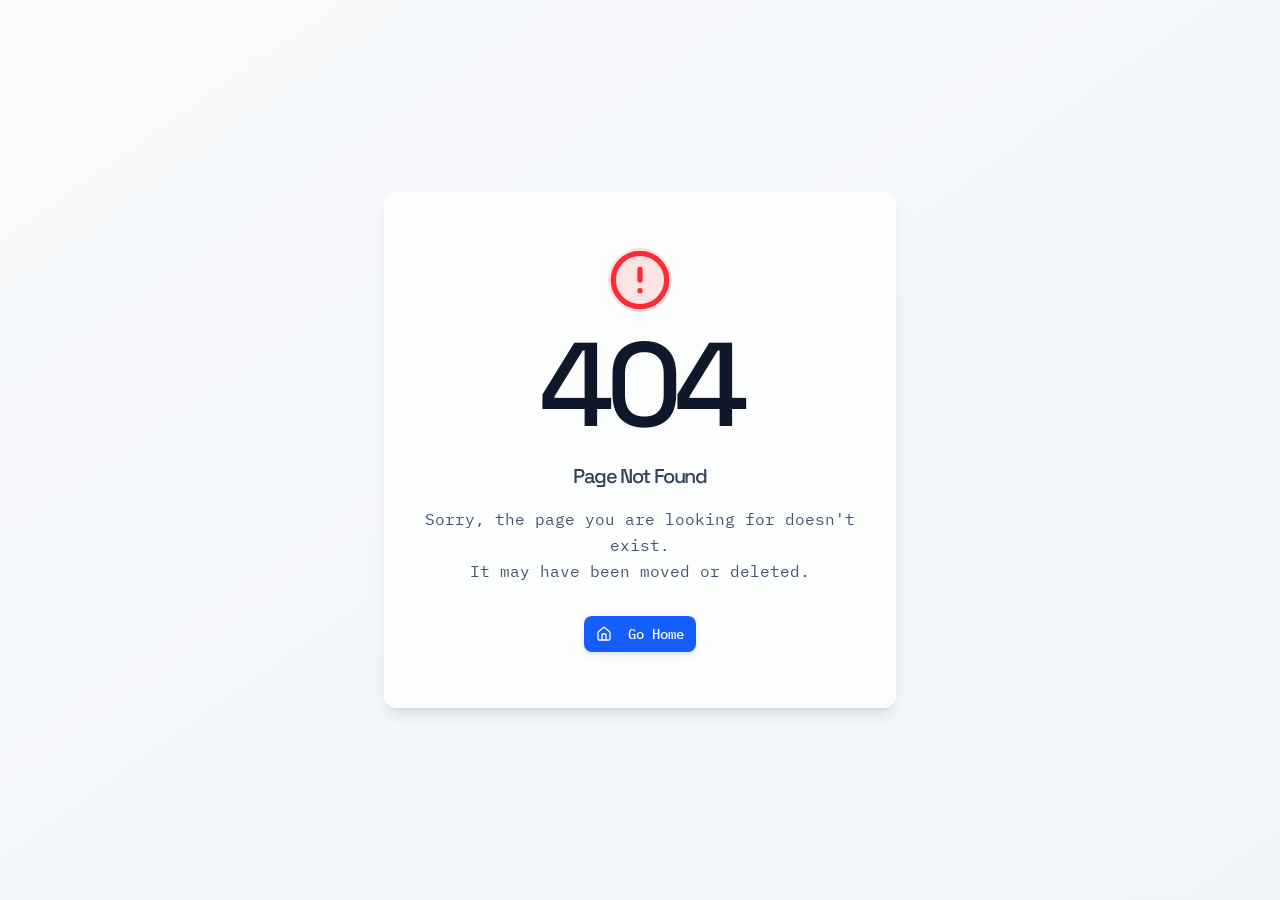
<file: index.html>
<!doctype html>
<html lang="en">
  <head>
    <meta charset="UTF-8" />
    <meta name="viewport" content="width=device-width, initial-scale=1" />
    <meta name="theme-color" content="#0b0f14" />
    <meta name="description" content="Faees Mohammed, CMA-USA — finance, audit and procurement, and the reporting tools that go with it." />
    <link rel="icon" type="image/svg+xml" href="./favicon.svg" />
    <link rel="preconnect" href="https://fonts.googleapis.com" />
    <link rel="preconnect" href="https://fonts.gstatic.com" crossorigin />
    <link href="https://fonts.googleapis.com/css2?family=IBM+Plex+Mono:wght@400;500;600&family=Space+Grotesk:wght@400;500;600&display=swap" rel="stylesheet" />
    <title>Faees Mohammed — Finance, Audit & Procurement</title>
    <script type="module" crossorigin src="./assets/index-CnBT8ZgQ.js"></script>
    <link rel="stylesheet" crossorigin href="./assets/index-8RwhA3Bo.css">
  </head>
  <body>
    <div id="root"></div>
  </body>
</html>
</file>
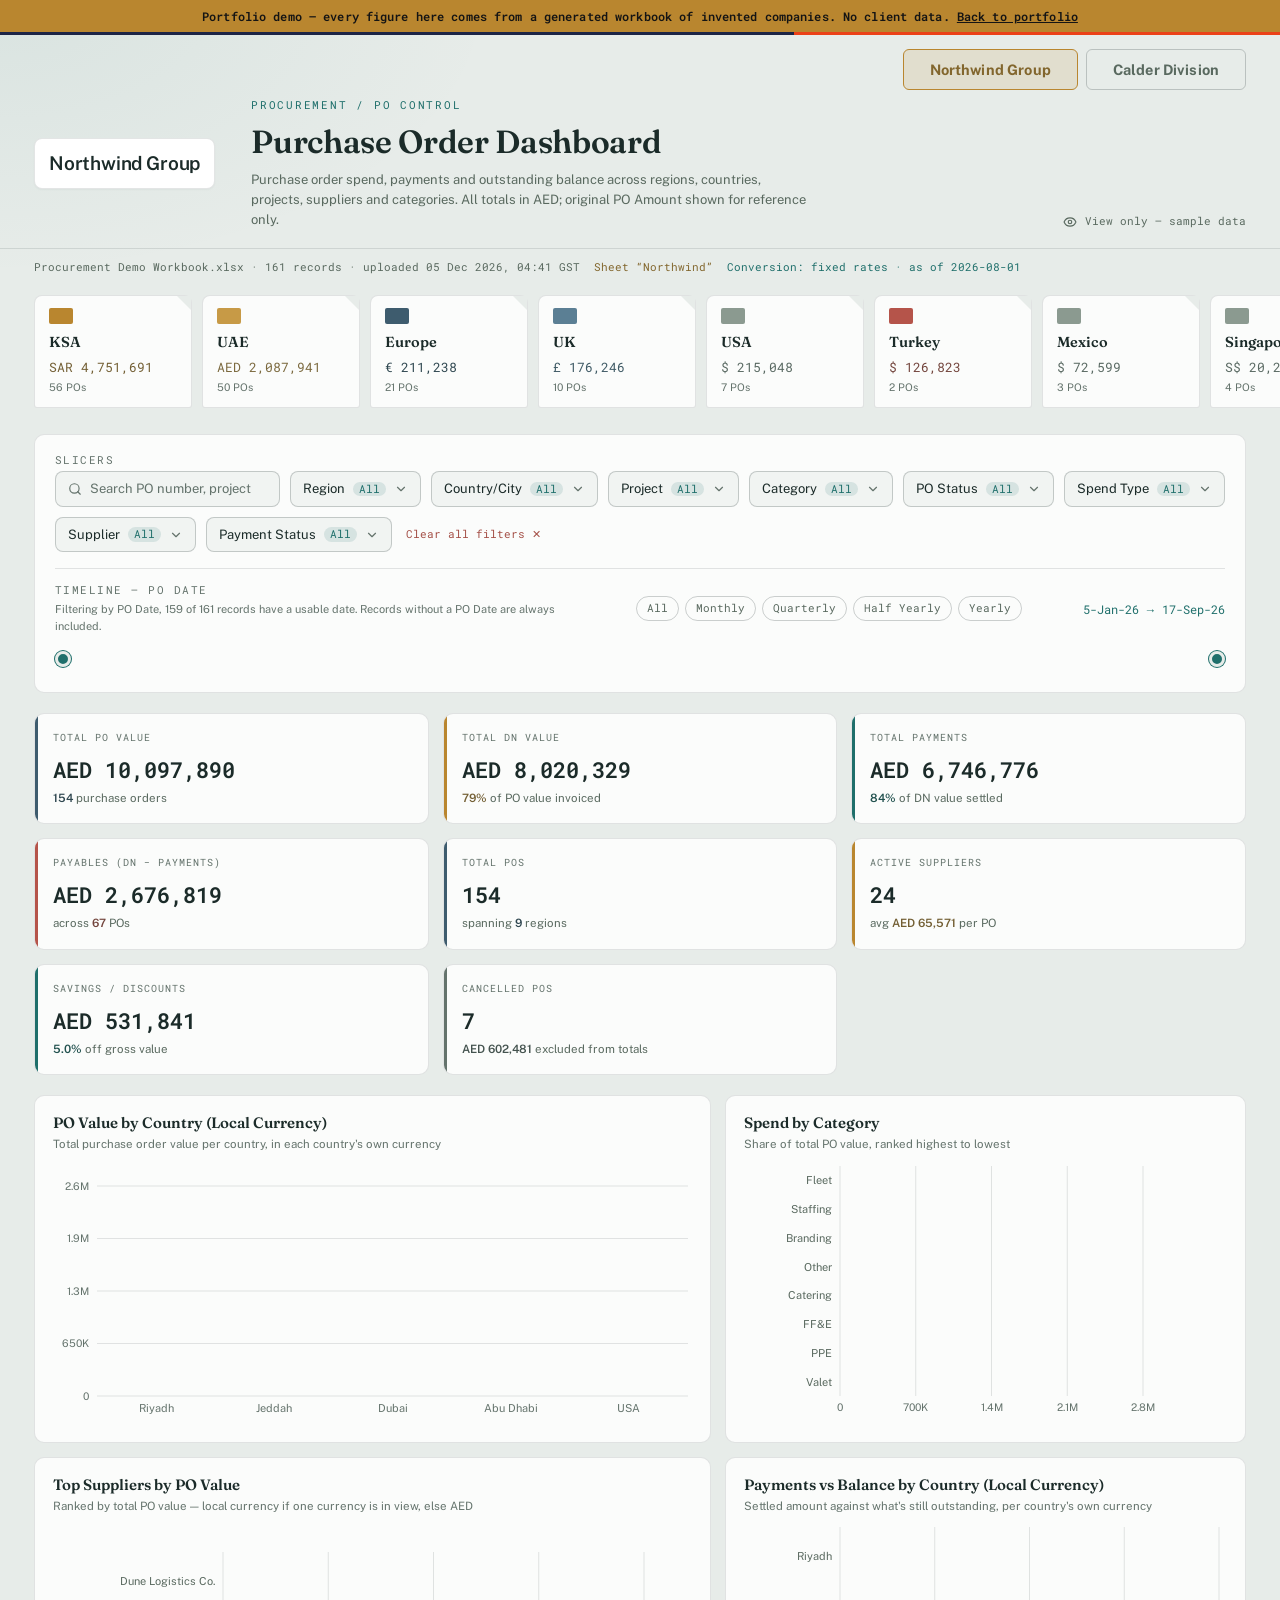
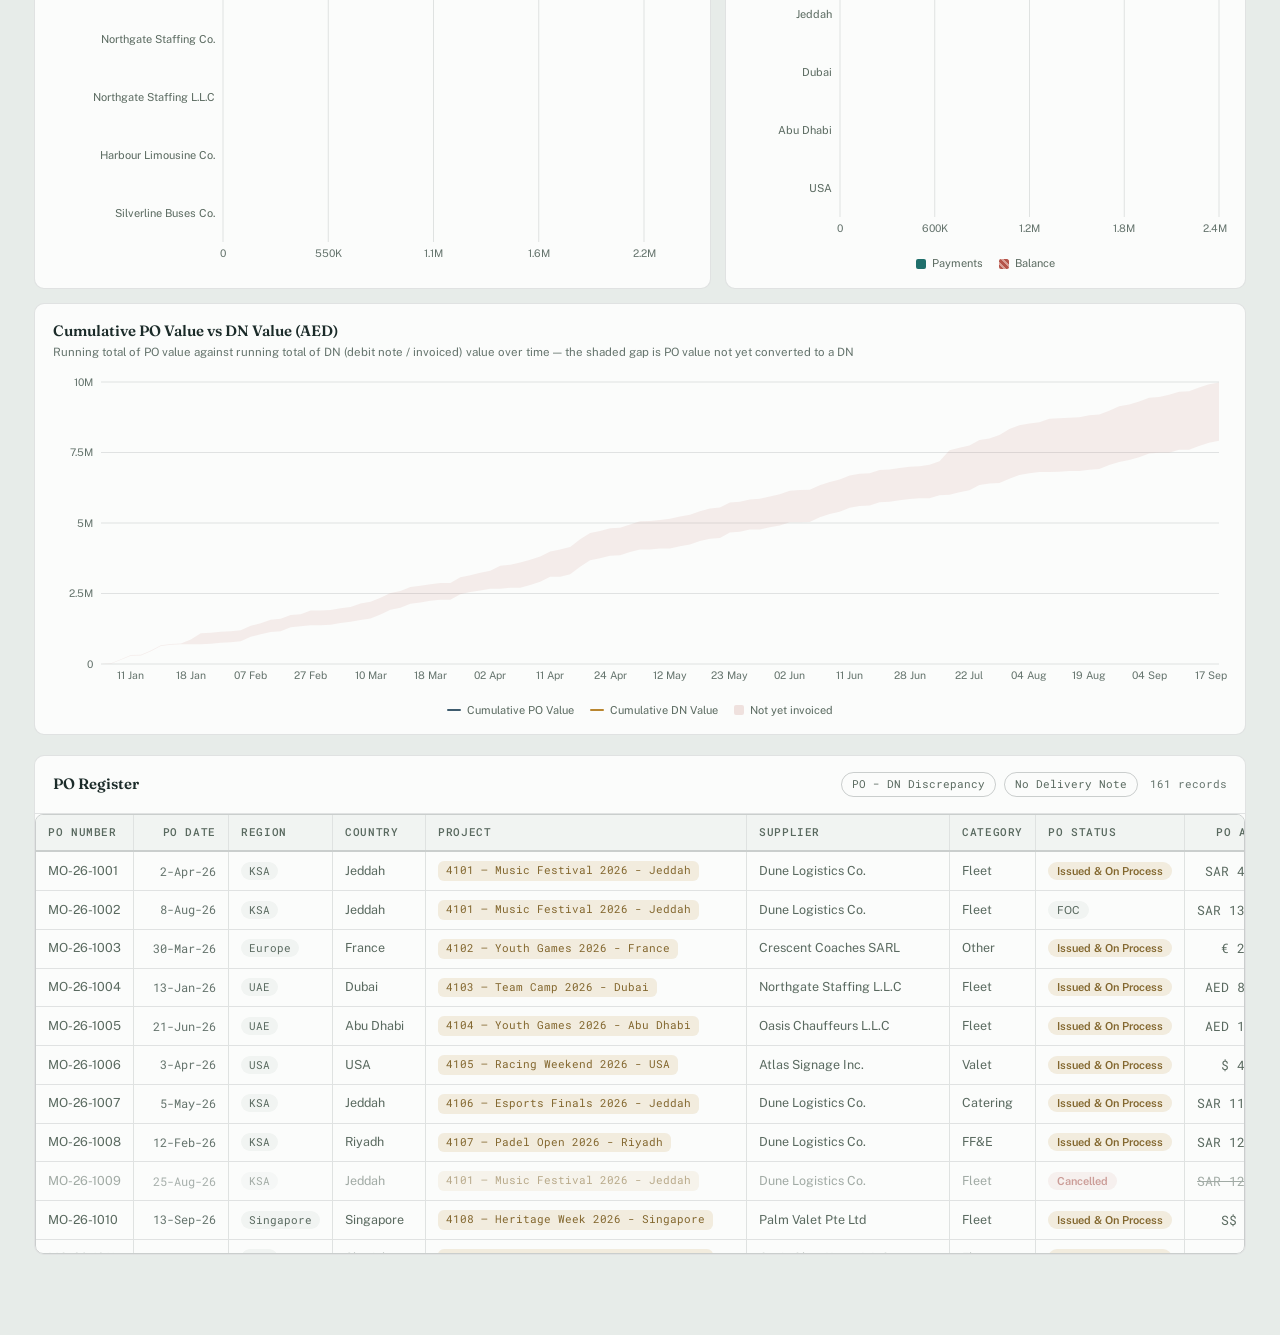
<file: demo/dashboard/index.html>
<!doctype html>
<html lang="en">
  <head>
    <meta charset="UTF-8" />
    <meta name="viewport" content="width=device-width, initial-scale=1" />
    <meta name="robots" content="noindex" />
    <link rel="icon" type="image/svg+xml" href="../../favicon.svg" />
    <title>Procurement Dashboard — demo</title>
    <link rel="preconnect" href="https://fonts.googleapis.com" />
    <link rel="preconnect" href="https://fonts.gstatic.com" crossorigin />
    <link href="https://fonts.googleapis.com/css2?family=Fraunces:opsz,wght@9..144,400;9..144,600&family=Public+Sans:wght@400;500;600;700&family=Roboto+Mono:wght@400;500&display=swap" rel="stylesheet" />
    <script type="module" crossorigin src="./assets/index-CkSsC97m.js"></script>
    <link rel="stylesheet" crossorigin href="./assets/index-Bwvp8bfR.css">
  </head>
  <body>
    <div id="root"></div>
  </body>
</html>
</file>
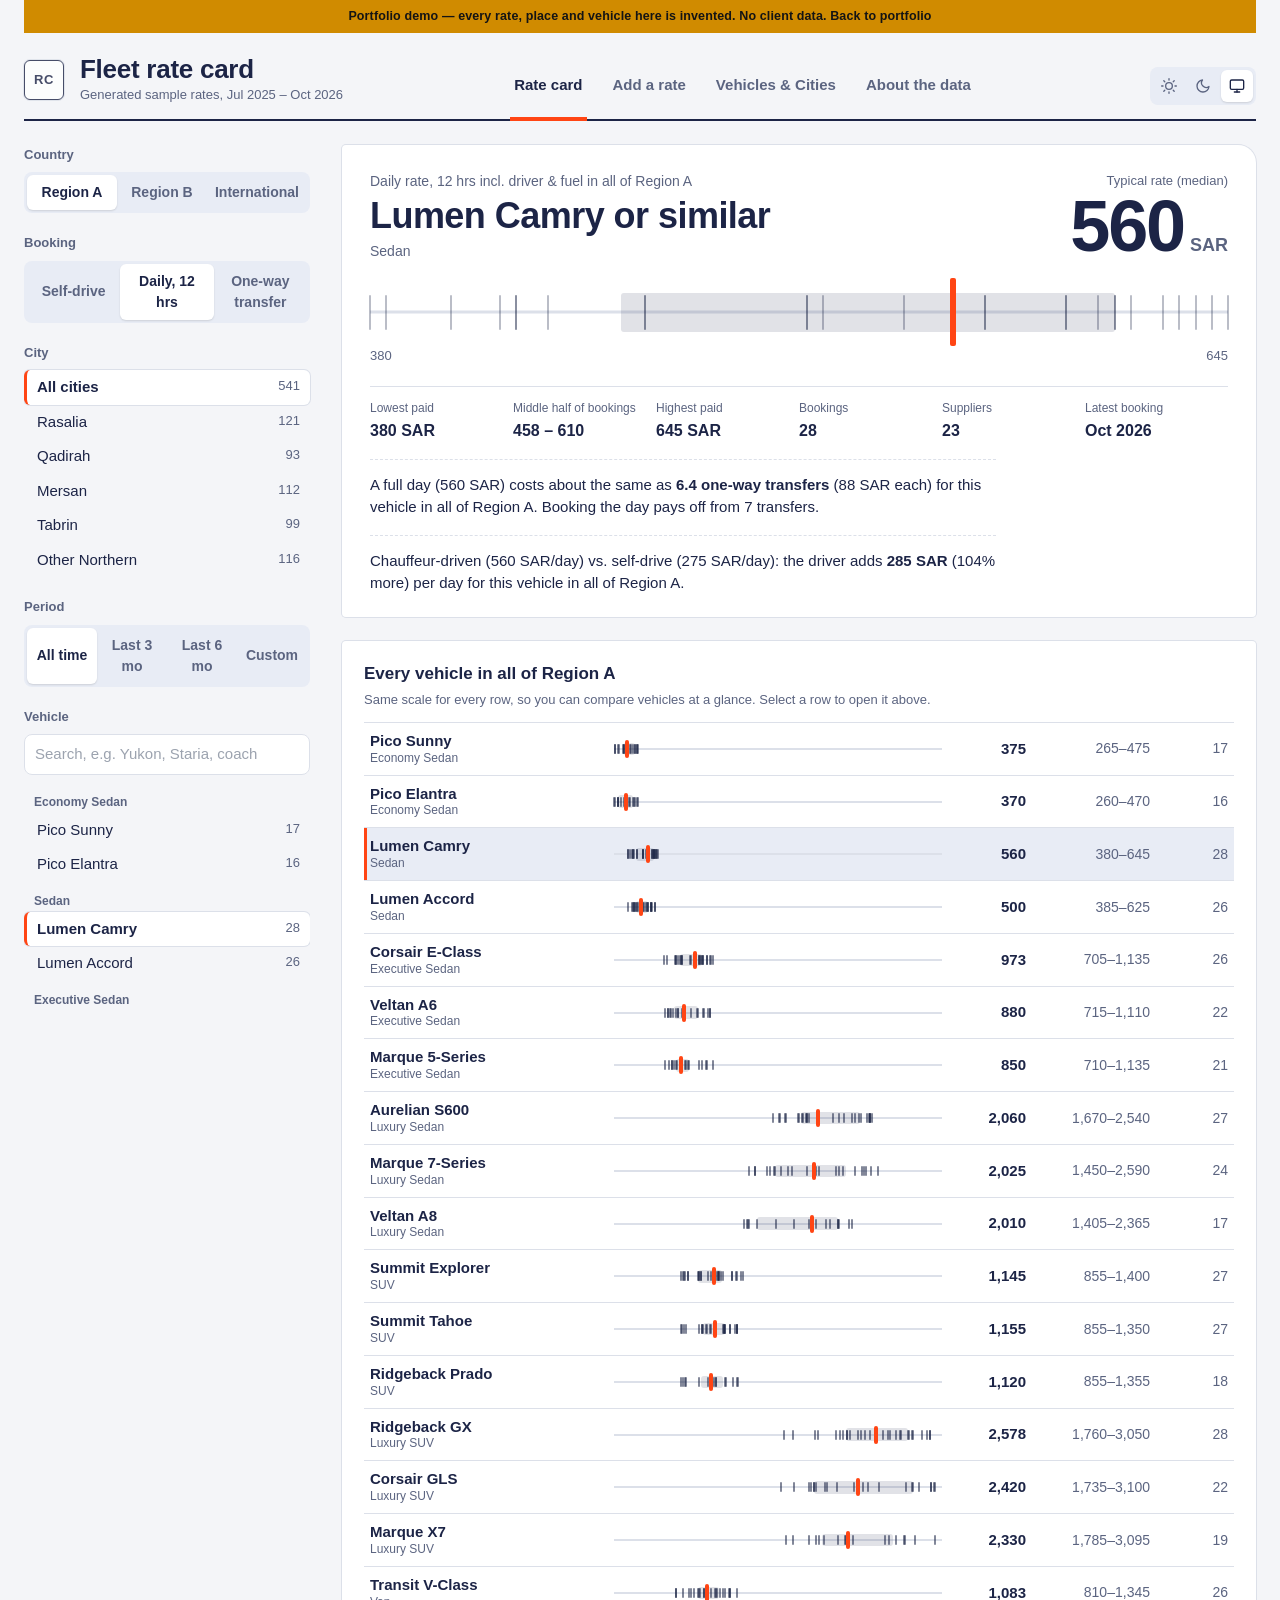
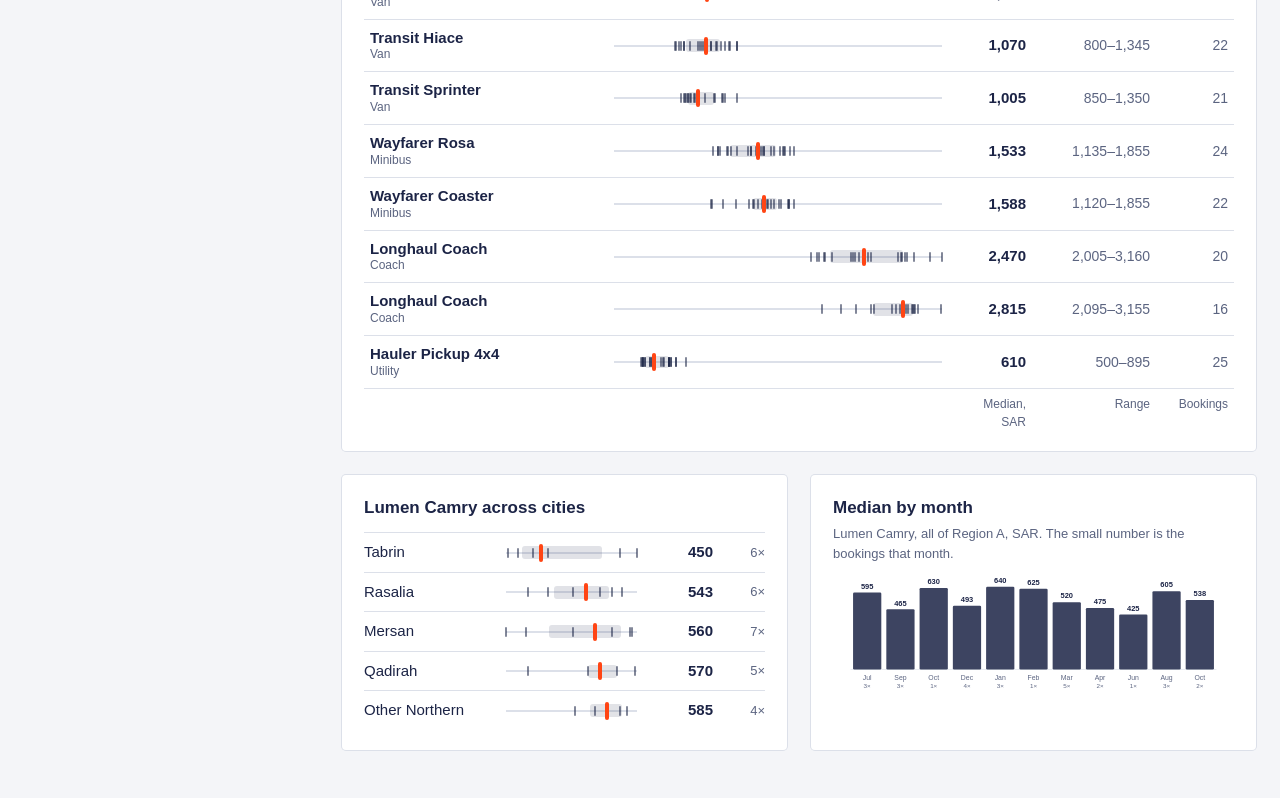
<file: demo/rate-card/index.html>
<!doctype html>
<html lang="en">
  <head>
    <link rel="icon" type="image/x-icon" href="./favicon.ico"><link rel="icon" type="image/png" sizes="32x32" href="./favicon-32.png"><link rel="apple-touch-icon" href="./apple-touch-icon.png">
    <meta charset="UTF-8" />
    <meta name="viewport" content="width=device-width, initial-scale=1, viewport-fit=cover" />
    <title>Fleet Rate Card — demo</title>
    <script type="module" crossorigin src="./assets/index-CCGD_Fuy.js"></script>
    <link rel="stylesheet" crossorigin href="./assets/index-WYV_M5Mp.css">
  </head>
  <body>
    <div id="root"></div>
  </body>
</html>
</file>
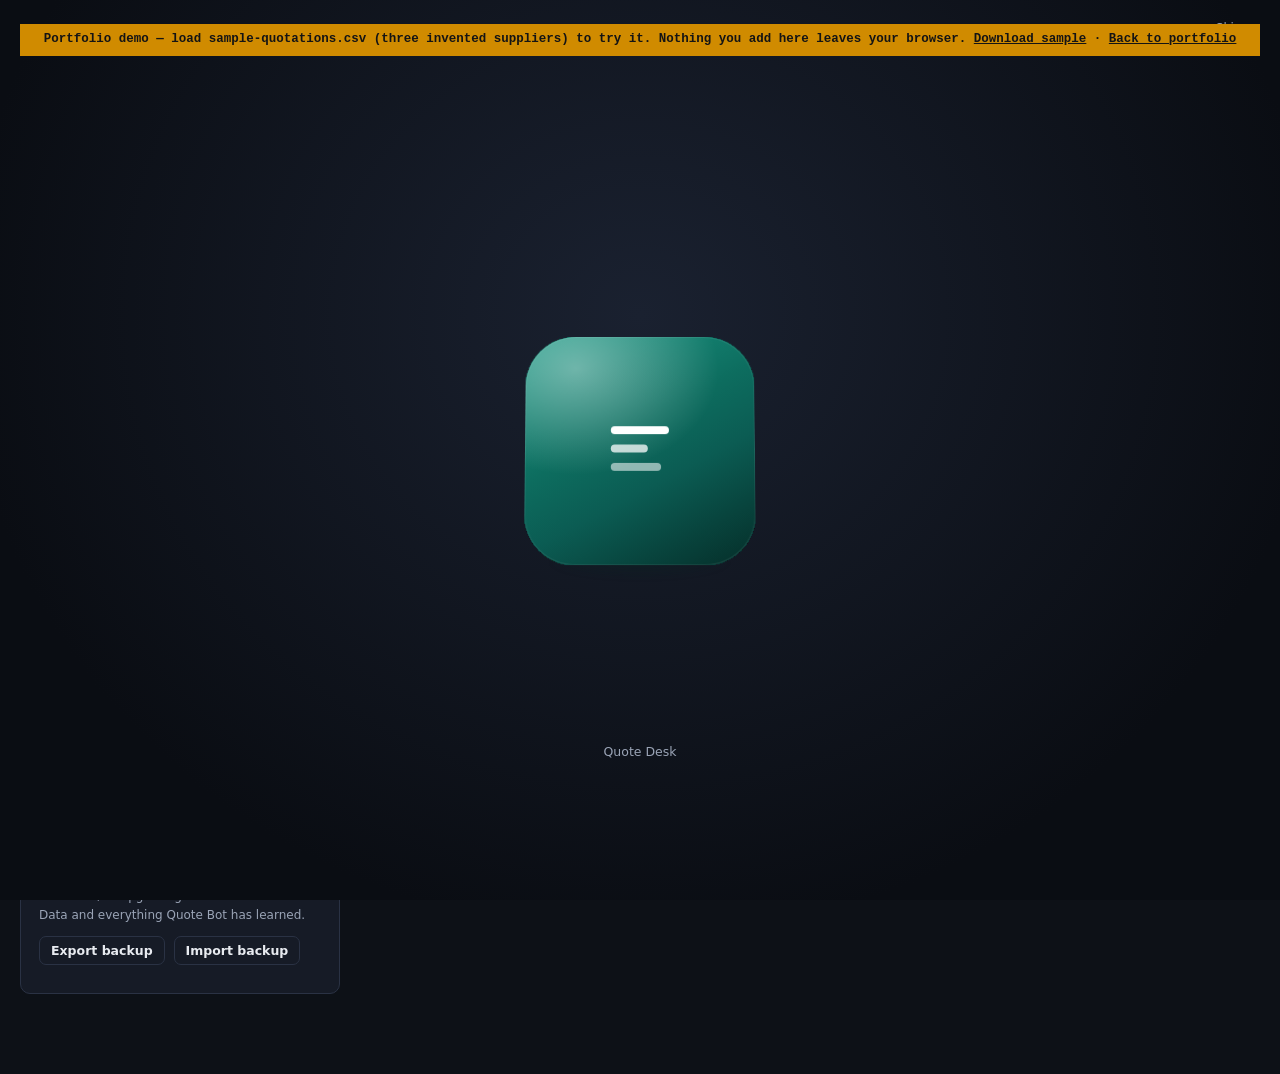
<file: demo/quote-desk/quote-desk.html>
<!DOCTYPE html>
<html lang="en">
<head>
<meta charset="utf-8">
<meta name="viewport" content="width=device-width, initial-scale=1">
<title>Quote Desk — offline</title>
<link id="qdFavicon" rel="icon" type="image/svg+xml" href="data:image/svg+xml,%3Csvg xmlns='http://www.w3.org/2000/svg' viewBox='0 0 40 40'%3E%3Cdefs%3E%3ClinearGradient id='g' x1='0' y1='0' x2='1' y2='1'%3E%3Cstop offset='0%25' stop-color='%2317907f'/%3E%3Cstop offset='55%25' stop-color='%230b5c53'/%3E%3Cstop offset='100%25' stop-color='%23052e29'/%3E%3C/linearGradient%3E%3C/defs%3E%3Crect width='40' height='40' rx='10' fill='url(%23g)'/%3E%3Crect x='9' y='11' width='22' height='3' rx='1.5' fill='%23fff'/%3E%3Crect x='9' y='18' width='14' height='3' rx='1.5' fill='%23fff' fill-opacity='.75'/%3E%3Crect x='9' y='25' width='19' height='3' rx='1.5' fill='%23fff' fill-opacity='.55'/%3E%3C/svg%3E">
<script>
/* Animated favicon: mirrors the header logo's own idle / busy / clean states
   exactly. It's self-contained and starts immediately — the main app calls
   window.__qdFaviconMode(mode) from its own setLogo() function so the two
   always change in lockstep, never drift out of sync. */
(function () {
  var link = document.getElementById("qdFavicon");
  if (!link || !document.createElement("canvas").getContext) return;

  var canvas = document.createElement("canvas");
  canvas.width = 40; canvas.height = 40;
  var ctx = canvas.getContext("2d");
  var mode = "idle";
  var frame = 0;

  function roundRect(x, y, w, h, r) {
    ctx.beginPath();
    ctx.moveTo(x + r, y);
    ctx.arcTo(x + w, y, x + w, y + h, r);
    ctx.arcTo(x + w, y + h, x, y + h, r);
    ctx.arcTo(x, y + h, x, y, r);
    ctx.arcTo(x, y, x + w, y, r);
    ctx.closePath();
  }

  function lerp(a, b, t) { return a + (b - a) * t; }
  function drawLine(x, y, w, h, alpha) {
    ctx.globalAlpha = alpha;
    roundRect(x, y, w, h, h / 2);
    ctx.fill();
    ctx.globalAlpha = 1;
  }

  function draw() {
    ctx.clearRect(0, 0, 40, 40);
    var g = ctx.createLinearGradient(0, 0, 40, 40);
    g.addColorStop(0, "#17907f"); g.addColorStop(0.55, "#0b5c53"); g.addColorStop(1, "#052e29");
    ctx.fillStyle = g;
    roundRect(0, 0, 40, 40, 10); ctx.fill();
    ctx.fillStyle = "#fff";

    if (mode === "clean") {
      drawLine(9, 11, 22, 3, 1);
      drawLine(9, 18, 14, 3, 0.75);
      var a = 0.7 + 0.3 * Math.abs(Math.sin(frame / 14));
      ctx.strokeStyle = "rgba(143,240,212," + a + ")";
      ctx.lineWidth = 4; ctx.lineCap = "round"; ctx.lineJoin = "round";
      ctx.beginPath();
      ctx.moveTo(9.5, 26.5); ctx.lineTo(14, 31); ctx.lineTo(31, 15.5);
      ctx.stroke();
    } else if (mode === "busy") {
      drawLine(9, 11, 22, 3, 0.6);
      drawLine(9, 18, 14, 3, 0.6);
      drawLine(9, 25, 19, 3, 0.6);
      var scanY = 8 + ((frame % 18) / 18) * 26;
      ctx.fillStyle = "rgba(255,255,255,0.85)";
      roundRect(6, scanY, 28, 2, 1); ctx.fill();
    } else {
      /* idle: mirrors the header logo's real CSS exactly — ln1 and ln2
         breathe continuously (7s cycle, ln2 delayed a quarter-cycle), ln3
         holds steady, tick stays hidden. No word/bars swap story anymore —
         the real animation is simpler now, so the favicon is too. */
      var CYCLE = 54; /* ~7s at ~130ms per frame */
      var p1 = (frame % CYCLE) / CYCLE;
      var p2 = ((frame + CYCLE * 0.25) % CYCLE) / CYCLE;
      var breathe = function (p) { return 1 - 0.06 * (0.5 - 0.5 * Math.cos(p * Math.PI * 2)); };

      drawLine(9, 11, 22 * breathe(p1), 3, 1);
      drawLine(9, 18, 14 * breathe(p2), 3, 0.75);
      drawLine(9, 25, 19, 3, 0.55);
    }
    link.href = canvas.toDataURL("image/png");
  }

  function loop() {
    frame++;
    draw();
    setTimeout(loop, mode === "busy" ? 70 : 130);
  }
  loop();

  window.__qdFaviconMode = function (m) {
    mode = (m === "busy" || m === "clean") ? m : "idle";
  };
})();
</script>
<style>
:root { --ink:#e8ebf0; --ink-60:#9aa4b6; --ink-30:#5b6478; --paper:#0d1117; --surface:#161b26;
  --surface-2:#1c2230; --rule:#2a3244; --rule-2:#232938; --blue:#17b39c; --blue-soft:rgba(23,179,156,.16); --blue-line:#1f5c53;
  --teal:#34d399; --amber:#f2b84b; --crimson:#f87171;
  --amber-soft:rgba(242,184,75,.15); --crimson-soft:rgba(248,113,113,.15); --teal-soft:rgba(52,211,153,.14);
  --sans:system-ui,-apple-system,'Segoe UI',Roboto,'Helvetica Neue',Arial,sans-serif;
  --mono:ui-monospace,SFMono-Regular,'SF Mono',Menlo,Consolas,'Liberation Mono',monospace;
  --cond:var(--sans); }
*,*::before,*::after { box-sizing:border-box; }
body { margin:0; background:var(--paper); color:var(--ink);
  font-family:var(--sans); font-size:14px; line-height:1.5; padding:24px 20px 80px; }
.wrap { max-width:1300px; margin:0 auto; }

.mast { display:flex; align-items:center; justify-content:space-between; gap:20px;
  border-bottom:1px solid var(--rule); padding-bottom:16px; margin-bottom:20px; flex-wrap:wrap; }
.brandmark { display:flex; align-items:center; gap:12px; }
h1 { font-family:var(--sans); font-weight:700; font-size:19px;
  letter-spacing:-.01em; line-height:1.2; margin:0; }
.sub { font-family:var(--sans); font-size:12.5px; letter-spacing:0; text-transform:none;
  color:var(--ink-60); margin:2px 0 0; }

/* -------- animated logo (shared with the connected build) -------- */
.logo{width:38px;height:38px;flex-shrink:0}
.logo svg{width:100%;height:100%;display:block;overflow:visible}
.qd-plate{fill:url(#qdPlate)}
.qd-gloss{fill:url(#qdGloss)}
.qd-edge{fill:none;stroke:#fff;stroke-opacity:.16;stroke-width:1.2}

.qd-shine{fill:url(#qdShine);animation:qd-shine 7s cubic-bezier(.5,0,.5,1) infinite}
@keyframes qd-shine{
  0%{transform:translateX(0) skewX(-14deg)}
  62%{transform:translateX(72px) skewX(-14deg)}
  100%{transform:translateX(72px) skewX(-14deg)}
}

.qd-scan{fill:#fff;opacity:0;transform-box:fill-box}
.logo.busy .qd-scan{animation:qd-busy 1.1s cubic-bezier(.4,0,.3,1) infinite;opacity:.85}
@keyframes qd-busy{
  0%{transform:translateY(0);opacity:0}
  15%{opacity:.9}
  85%{opacity:.9}
  100%{transform:translateY(17px);opacity:0}
}
.logo.busy .qd-shine{animation-duration:2.4s}

/* "Line items" glyph: three quoted lines; the third only ever becomes a
   checkmark once the line is actually verified — the shape itself carries
   the meaning, not a separate icon bolted on. */
.qd-ln{fill:#fff;transform-box:fill-box;transform-origin:left center}
.qd-ln2{fill-opacity:.75}
.qd-ln3{fill-opacity:.55;transition:opacity .35s ease}
.qd-tick{fill:none;stroke:#8ff0d4;stroke-width:3.2;stroke-linecap:round;stroke-linejoin:round;
  stroke-dasharray:30.4;stroke-dashoffset:30.4;
  transition:stroke-dashoffset .7s cubic-bezier(.2,.7,.3,1)}
.logo .qd-ln1{animation:ln-breathe 7s ease-in-out infinite}
.logo .qd-ln2{animation:ln-breathe 7s ease-in-out .25s infinite}
@keyframes ln-breathe{0%,100%{transform:scaleX(1)}50%{transform:scaleX(.94)}}
.logo.busy .qd-ln1,.logo.busy .qd-ln2,.logo.busy .qd-ln3{animation:none;fill-opacity:.6}
/* verified: the tick draws once and holds; the third quoted line steps aside */
.logo.clean .qd-tick{stroke-dashoffset:0}
.logo.clean .qd-ln3{opacity:0}

@media (prefers-reduced-motion:reduce){
  .qd-shine{animation:none;opacity:0}
  .qd-ln1,.qd-ln2,.logo.busy .qd-ln1,.logo.busy .qd-ln2,.logo.busy .qd-ln3{animation:none}
  .qd-scan,.logo.busy .qd-scan{animation:none;opacity:0}
  .qd-tick{transition:none}
  .logo.clean .qd-tick{stroke-dashoffset:0}
}

.count { font-family:var(--sans); font-size:12px; letter-spacing:0;
  text-transform:none; color:var(--ink-60); text-align:right; }
.count b { display:block; font-size:24px; letter-spacing:-.02em; color:var(--ink); font-weight:600; line-height:1.1; }

.grid { display:grid; grid-template-columns:minmax(0,320px) minmax(0,1fr); gap:16px; align-items:start; }
@media (max-width:880px) { .grid { grid-template-columns:1fr; } }

.panel { background:var(--surface); border:1px solid var(--rule); border-radius:10px; }
.panel + .panel { margin-top:16px; }
.panel-hd { font-family:var(--sans); font-size:14px; font-weight:600; letter-spacing:0;
  text-transform:none; color:var(--ink); padding:13px 18px; border-bottom:1px solid var(--rule);
  display:flex; justify-content:space-between; align-items:center; gap:10px; }
.panel-bd { padding:16px 18px; }

.drop { border:2px dashed var(--rule); border-radius:10px; padding:30px 18px; text-align:center;
  cursor:pointer; transition:border-color .15s, background .15s; background:var(--surface-2); }
.drop:hover,.drop.on { border-color:var(--blue); background:var(--blue-soft); }
.drop-t { font-family:var(--sans); font-weight:600; font-size:15.5px; }
.drop-s { font-size:12.5px; color:var(--ink-60); margin-top:5px; line-height:1.5; }

.field { margin-bottom:12px; }
label.lbl,.lbl { display:block; font-family:var(--sans); font-size:11.5px; font-weight:600;
  letter-spacing:0; text-transform:none; color:var(--ink-60); margin-bottom:5px; }
input.inp { width:100%; border:1px solid var(--rule); border-radius:7px; padding:8px 10px;
  font-family:var(--sans); font-size:13px; color:var(--ink); background:var(--surface); }
input.inp:focus { outline:2px solid var(--blue); outline-offset:-1px; border-color:var(--blue); }
.hint { font-size:12px; color:var(--ink-60); line-height:1.55; margin-top:8px; }

button.btn { font-family:var(--sans); font-weight:600; font-size:13.5px;
  letter-spacing:0; border:1px solid var(--blue); background:var(--blue); color:#fff;
  padding:9px 16px; border-radius:7px; cursor:pointer; }
button.btn:hover:not(:disabled) { background:#094a43; }
button.btn:disabled { opacity:.45; cursor:not-allowed; }
button.btn.ghost { background:var(--surface); color:var(--ink); border-color:var(--rule); }
button.btn.ghost:hover:not(:disabled) { border-color:var(--ink-30); }
button.btn.sm { font-size:12.5px; padding:6px 11px; }
button:focus-visible { outline:2px solid var(--blue); outline-offset:2px; }
.actions { display:flex; gap:9px; flex-wrap:wrap; align-items:center; }

.seg { display:inline-flex; border:1px solid var(--rule); border-radius:7px; overflow:hidden; }
.seg button { font-family:var(--sans); font-size:12.5px; letter-spacing:0;
  text-transform:none; padding:6px 12px; border:0; background:transparent; color:var(--ink-60); cursor:pointer; }
.seg button.on { background:var(--blue); color:#fff; }

.file { display:flex; align-items:center; gap:9px; padding:8px 0; border-top:1px solid var(--rule-2); font-size:12.5px; }
.file:first-child { border-top:0; }
.file-n { flex:1; min-width:0; overflow:hidden; text-overflow:ellipsis; white-space:nowrap;
  font-family:var(--sans); font-size:12px; }
.dot { width:7px; height:7px; border-radius:50%; flex-shrink:0; }
.spin { width:12px; height:12px; border:2px solid var(--rule); border-top-color:var(--blue);
  border-radius:50%; animation:rot .7s linear infinite; flex-shrink:0; }
@keyframes rot { to { transform:rotate(360deg); } }
@media (prefers-reduced-motion:reduce) { .spin { animation-duration:2.4s; } }

.stamp { display:flex; align-items:flex-start; justify-content:space-between; gap:16px;
  padding:14px 18px; border-bottom:1px solid var(--rule); flex-wrap:wrap; }
.stamp-no { font-family:var(--mono); font-weight:600; font-size:22px; letter-spacing:-.01em; line-height:1; }
.stamp-sup { font-family:var(--sans); font-weight:600; font-size:14.5px; margin-top:6px; }
.stamp-meta { font-family:var(--mono); font-size:11.5px; color:var(--ink-60); margin-top:7px; line-height:1.7; }
.mark { border:1.5px solid var(--crimson); color:var(--crimson); font-family:var(--sans);
  font-weight:700; font-size:11.5px; letter-spacing:.06em; text-transform:uppercase; padding:5px 10px;
  border-radius:20px; white-space:nowrap; display:inline-block; }
.mark.ok { border-color:var(--teal); color:var(--teal); }
.terms { display:grid; grid-template-columns:repeat(auto-fit,minmax(190px,1fr)); gap:10px 18px;
  padding:12px 18px; border-bottom:1px solid var(--rule); background:var(--surface-2); font-size:12.5px; }
.terms div span { display:block; font-family:var(--sans); font-size:10.5px; font-weight:600;
  letter-spacing:.04em; text-transform:uppercase; color:var(--ink-60); margin-bottom:2px; }

.tabs { display:flex; gap:8px; margin-bottom:14px; flex-wrap:wrap; }
.tab { font-family:var(--sans); font-size:13px; letter-spacing:0; text-transform:none;
  padding:7px 13px; border:1px solid var(--rule); border-radius:7px;
  background:var(--surface); color:var(--ink-60); cursor:pointer; }
.tab.on { border-color:var(--blue); background:var(--blue-soft); color:var(--blue); font-weight:600; }

.scroll { overflow-x:auto; max-height:70vh; overflow-y:auto; }
table.tbl { border-collapse:collapse; width:100%; font-size:13px; }
#eqItemsTable { table-layout:fixed; }
#eqItemsTable td { padding:0; }
#eqItemsTable td input.inp { min-width:0; }
#eqItemsTable td.n.mono, #eqItemsTable td[data-eq-status] { padding:8px 12px; }
.tbl th { font-family:var(--sans); font-size:10.5px; font-weight:600; letter-spacing:.04em; text-transform:uppercase;
  color:var(--ink-60); text-align:left; padding:10px 12px; border-bottom:1px solid var(--rule);
  white-space:nowrap; background:var(--surface-2); position:sticky; top:0; z-index:2; }
.tbl td { padding:8px 10px; border-bottom:1px solid var(--rule-2); vertical-align:top; line-height:1.45; }
.tbl tbody tr:hover td { background:var(--surface-2); }
.tbl tfoot td { border-top:1px solid var(--ink); border-bottom:0; }
.n { font-family:var(--mono); text-align:right; white-space:nowrap; font-variant-numeric:tabular-nums; }
.mono { font-family:var(--mono); font-size:12px; }
.wide { min-width:210px; }
.em { font-weight:700; }
.flag { display:inline-block; font-family:var(--sans); font-size:10.5px; font-weight:600;
  padding:1px 6px; border-radius:20px; letter-spacing:.02em; margin-left:6px; }
.flag.calc { background:var(--blue-soft); color:var(--blue); }
.flag.rev { background:var(--amber-soft); color:var(--amber); }
.flag.bad { background:var(--crimson-soft); color:var(--crimson); }
.flag.best { background:var(--teal-soft); color:var(--teal); }
.miss { color:var(--crimson); font-family:var(--sans); font-size:12px; }
.assumed { border-bottom:1.5px dotted var(--amber); color:var(--amber); cursor:help; }
.gut { border-left:3px solid transparent; }
.gut.calc { border-left-color:var(--blue); }
.gut.rev { border-left-color:var(--amber); }
.gut.bad { border-left-color:var(--crimson); }
.gut.best { border-left-color:var(--teal); }
.foot-lbl { text-align:right; font-family:var(--sans); font-size:12px;
  letter-spacing:0; text-transform:none; color:var(--ink-60); }

.cmp { border-bottom:2px solid var(--ink); }
.cmp:last-child { border-bottom:0; }
.cmp-hd { display:flex; align-items:baseline; gap:10px; padding:14px 18px 8px; }
.cmp-code { font-family:var(--mono); font-weight:600; font-size:18px; letter-spacing:-.01em; }
.cmp-read { padding:12px 18px; font-size:12.5px; line-height:1.65; background:var(--surface-2); border-top:1px solid var(--rule); }
.warn { color:var(--amber); }
.cmp-sub { font-family:var(--sans); font-size:10.5px; font-weight:600; letter-spacing:.08em;
  text-transform:uppercase; color:var(--ink-60); padding:14px 18px 4px; }
.nq { color:var(--ink-30); font-size:11px; font-family:var(--mono); }
.cheap { color:var(--teal); font-weight:600; }
.clean { color:var(--teal); font-size:11.5px; }

.empty { padding:50px 20px; text-align:center; color:var(--ink-60); font-size:13px; line-height:1.7; }
.err { background:var(--crimson-soft); color:var(--crimson); border:1px solid #f0cdd2;
  border-radius:8px; padding:11px 14px; font-size:13px; margin-bottom:14px; line-height:1.5; }
.toast { position:fixed; bottom:22px; left:50%; transform:translateX(-50%); background:#0a0d13;
  color:#fff; padding:11px 20px; border-radius:8px; font-size:13.5px; z-index:90;
  font-family:var(--sans); font-weight:600; border:1px solid var(--rule); }
.veil { position:fixed; inset:0; background:rgba(0,0,0,.7); display:flex; align-items:center;
  justify-content:center; padding:22px; z-index:60; }
.sheet { background:var(--surface); border:1px solid var(--rule); border-radius:10px;
  width:min(900px,100%); max-height:82vh; display:flex; flex-direction:column; overflow:hidden; }
.sheet textarea { flex:1; min-height:240px; width:100%; border:0; resize:none; padding:12px 14px;
  font-family:var(--mono); font-size:11.5px; line-height:1.6; color:var(--ink);
  background:var(--surface); white-space:pre; overflow:auto; }
.sheet textarea:focus { outline:2px solid var(--blue); outline-offset:-2px; }
.mgrid { display:grid; grid-template-columns:repeat(auto-fit,minmax(150px,1fr)); gap:10px; }
.hidden { display:none !important; }
details.keybox summary { font-family:var(--sans); font-size:11px; font-weight:600; letter-spacing:0;
  text-transform:none; color:var(--ink-60); cursor:pointer; }

/* ======================== opening splash (5s, skippable) ======================== */
.qds-stage { position:fixed; inset:0; z-index:200; display:flex; align-items:center; justify-content:center; }
.qds-stage.exit { pointer-events:none; }
.qds-bg { position:absolute; inset:0; z-index:0;
  background:radial-gradient(ellipse at 50% 35%, #1a2130, #0a0d13 75%);
  transition:opacity .6s ease, filter .6s ease; }
.qds-stage.exit .qds-bg { opacity:0; filter:blur(6px); }
.qds-skip { position:fixed; top:20px; right:24px; z-index:201; font-size:12px; color:#98a2b3;
  font-family:var(--sans); background:none; border:0; cursor:pointer; transition:opacity .3s ease; }
.qds-skip:hover { color:var(--ink-60); }
.qds-skip.exit { opacity:0; pointer-events:none; }

.qds-scene { width:34vmin; height:34vmin; max-width:230px; max-height:230px; perspective:1400px;
  position:relative; z-index:1; transform-origin:center center; }
.qds-scene.docking { transition:transform .9s cubic-bezier(.4,0,.2,1), opacity .9s cubic-bezier(.4,0,.2,1); }
.qds-badge { width:100%; height:100%; position:relative; transform-style:preserve-3d;
  animation:qds-spin 8s cubic-bezier(.45,0,.55,1) infinite; }
.qds-badge.frozen { animation:none; }
.qds-badge.enter { animation:qds-spin-in 1.15s cubic-bezier(.2,.85,.3,1.15) both,
  qds-spin 8s cubic-bezier(.45,0,.55,1) 1.15s infinite; }
@keyframes qds-spin-in {
  0%{ transform:rotateY(-140deg) rotateX(7deg) scale(.4); opacity:0; }
  55%{ opacity:1; }
  100%{ transform:rotateY(360deg) rotateX(7deg) scale(1); opacity:1; }
}
@keyframes qds-spin { from{ transform:rotateY(0deg) rotateX(7deg); } to{ transform:rotateY(360deg) rotateX(7deg); } }

.qds-ground { position:absolute; left:50%; bottom:-6%; width:78%; height:14%;
  transform:translateX(-50%); background:radial-gradient(ellipse at center, rgba(6,40,36,.32), transparent 72%);
  filter:blur(2px); z-index:0; }

.qds-layer { position:absolute; inset:0; border-radius:22%; }
.qds-front, .qds-back { display:flex; align-items:center; justify-content:center; flex-direction:column;
  backface-visibility:hidden; overflow:hidden; }
.qds-front { background:
    radial-gradient(120% 90% at 22% 14%, rgba(255,255,255,.38), transparent 52%),
    linear-gradient(152deg,#1c9985 0%,#0d6d5f 42%,#0b5c53 62%,#052e29 100%);
  box-shadow:inset 0 0 0 1px rgba(255,255,255,.08); transform:translateZ(32px); }
.qds-back { background:
    radial-gradient(120% 90% at 78% 86%, rgba(255,255,255,.10), transparent 55%),
    linear-gradient(152deg,#0c554a 0%,#083c34 55%,#031e1a 100%);
  transform:rotateY(180deg) translateZ(32px); }
.qds-specular { position:absolute; left:8%; top:6%; width:46%; height:30%; border-radius:50%;
  background:radial-gradient(ellipse at 35% 30%, rgba(255,255,255,.55), rgba(255,255,255,0) 68%);
  transform:translateZ(32.3px) rotate(-18deg); pointer-events:none; mix-blend-mode:screen; }
.qds-gloss { position:absolute; inset:0; border-radius:22%;
  background:linear-gradient(158deg, rgba(255,255,255,.20), rgba(255,255,255,0) 40%);
  transform:translateZ(32.1px); pointer-events:none; }
.qds-ring { position:absolute; inset:0; transform-style:preserve-3d; }

.qds-lines { width:46%; }
.qds-lines svg { display:block; width:100%; height:auto; overflow:visible; }
.qds-lines rect { fill:#fff; transform-box:fill-box; transform-origin:left center; }
.qds-lines .ln1 { animation:ln-breathe 8s ease-in-out infinite; }
.qds-lines .ln2 { fill-opacity:.75; animation:ln-breathe 8s ease-in-out .25s infinite; }
.qds-lines .ln3 { fill-opacity:.55; animation:qds-ln3-fade 8s cubic-bezier(.2,.7,.3,1) infinite; }
@keyframes qds-ln3-fade {
  0%,38%{ opacity:1; } 48%,100%{ opacity:0; }
}
.qds-lines .tick { fill:none; stroke:#8ff0d4; stroke-width:3.4; stroke-linecap:round; stroke-linejoin:round;
  stroke-dasharray:30.4; stroke-dashoffset:30.4; animation:qds-draw-tick 8s cubic-bezier(.2,.7,.3,1) infinite; }
@keyframes qds-draw-tick {
  0%,38%{ stroke-dashoffset:30.4; opacity:0; }
  48%,100%{ stroke-dashoffset:0; opacity:1; }
}
.qds-backmark { width:40%; height:40%; }
.qds-backmark path { fill:none; stroke:#8ff0d4; stroke-width:6; stroke-linecap:round; stroke-linejoin:round; }

.qds-caption { position:fixed; bottom:14vh; left:0; right:0; text-align:center; z-index:201;
  font-family:var(--sans); font-size:12.5px; color:var(--ink-60); transition:opacity .5s ease; }
.qds-caption.exit { opacity:0; }

@media (prefers-reduced-motion:reduce) {
  .qds-badge, .qds-badge.enter { animation:none; opacity:1; transform:rotateY(0deg) rotateX(7deg); }
  .qds-lines .ln1, .qds-lines .ln2, .qds-lines .ln3, .qds-lines .tick { animation:none; }
  .qds-lines .tick { stroke-dashoffset:0; opacity:1; }
}
</style>
</head>
<body>
<div id="demo-ribbon" style="position:sticky;top:0;z-index:9999;padding:7px 14px;background:#d08b00;color:#141414;font:600 12.5px/1.4 ui-monospace,SFMono-Regular,Menlo,monospace;text-align:center">
Portfolio demo — load <strong>sample-quotations.csv</strong> (three invented suppliers) to try it. Nothing you add here leaves your browser.
<a href="sample-quotations.csv" download style="color:inherit">Download sample</a> ·
<a href="../../#systems" style="color:inherit">Back to portfolio</a>
</div>

<button class="qds-skip" id="qdsSkip">Skip ›</button>
<div class="qds-stage" id="qdsStage">
  <div class="qds-bg"></div>
  <div class="qds-scene" id="qdsScene">
    <div class="qds-ground"></div>
    <div class="qds-badge enter" id="qdsBadge">
      <div class="qds-ring" id="qdsRing"></div>
      <div class="qds-gloss"></div>
      <div class="qds-specular"></div>
      <div class="qds-layer qds-front">
        <div class="qds-lines">
          <svg viewBox="0 0 40 40" aria-hidden="true">
            <rect class="ln1" x="9" y="11" width="22" height="3" rx="1.5"/>
            <rect class="ln2" x="9" y="18" width="14" height="3" rx="1.5"/>
            <rect class="ln3" x="9" y="25" width="19" height="3" rx="1.5"/>
            <path class="tick" d="M9.5 26.5 L14 31 L31 15.5"/>
          </svg>
        </div>
      </div>
      <div class="qds-layer qds-back">
        <svg class="qds-backmark" viewBox="0 0 40 40"><path d="M8 21 L16 29 L32 11"/></svg>
      </div>
    </div>
  </div>
</div>
<p class="qds-caption" id="qdsCaption">Quote Desk</p>
<script>
/* This splash runs completely on its own, in its own script tag, before the
   rest of the app's code even loads. That way it always shows and always
   dismisses itself on schedule, regardless of anything that happens
   elsewhere on the page. */
(function () {
  var ringEl = document.getElementById("qdsRing");
  var stageEl = document.getElementById("qdsStage");
  var skipEl = document.getElementById("qdsSkip");
  var captionEl = document.getElementById("qdsCaption");
  if (!ringEl || !stageEl || !skipEl || !captionEl) return;

  var reduced = window.matchMedia && window.matchMedia("(prefers-reduced-motion: reduce)").matches;

  var STEPS = 24;
  for (var i = 0; i <= STEPS; i++) {
    var z = -32 + (64 * i / STEPS);
    var layer = document.createElement("div");
    layer.style.position = "absolute";
    layer.style.inset = "0";
    layer.style.borderRadius = "22%";
    layer.style.background = "linear-gradient(150deg,#0d6c5f,#0a4a43)";
    layer.style.transform = "translateZ(" + z.toFixed(2) + "px)";
    layer.style.opacity = "0.9";
    ringEl.appendChild(layer);
  }

  var dismissed = false;
  function dismissSplash() {
    if (dismissed) return;
    dismissed = true;

    var scene = document.getElementById("qdsScene");
    var target = document.getElementById("logo");
    var docked = false;

    if (target && scene) {
      var sceneRect = scene.getBoundingClientRect();
      var targetRect = target.getBoundingClientRect();
      if (targetRect.width > 0 && sceneRect.width > 0) {
        var scale = targetRect.width / sceneRect.width;
        var dx = (targetRect.left + targetRect.width / 2) - (sceneRect.left + sceneRect.width / 2);
        var dy = (targetRect.top + targetRect.height / 2) - (sceneRect.top + sceneRect.height / 2);
        scene.classList.add("docking");
        void scene.offsetWidth; /* force layout so the transition applies going forward */
        scene.style.transform = "translate(" + dx.toFixed(1) + "px," + dy.toFixed(1) + "px) scale(" + scale.toFixed(4) + ")";
        scene.style.opacity = "0";
        docked = true;
      }
    }

    stageEl.classList.add("exit");
    skipEl.classList.add("exit");
    captionEl.classList.add("exit");

    setTimeout(function () {
      if (stageEl.parentNode) stageEl.parentNode.removeChild(stageEl);
      if (skipEl.parentNode) skipEl.parentNode.removeChild(skipEl);
      if (captionEl.parentNode) captionEl.parentNode.removeChild(captionEl);
    }, docked ? 900 : 650);
  }

  if (reduced) {
    dismissSplash();
  } else {
    skipEl.addEventListener("click", dismissSplash);
    stageEl.addEventListener("click", dismissSplash);
    setTimeout(dismissSplash, 5000);
  }
})();
</script>
<div class="wrap">
  <header class="mast">
    <div class="brandmark">
      <div class="logo" id="logo" title="Quote Desk">
        <svg viewBox="0 0 40 40" aria-hidden="true">
          <defs>
            <linearGradient id="qdPlate" x1="0" y1="0" x2="1" y2="1">
              <stop offset="0%" stop-color="#12776a"/>
              <stop offset="55%" stop-color="#0b5c53"/>
              <stop offset="100%" stop-color="#06403a"/>
            </linearGradient>
            <linearGradient id="qdGloss" x1="0" y1="0" x2="0" y2="1">
              <stop offset="0%" stop-color="#fff" stop-opacity=".22"/>
              <stop offset="55%" stop-color="#fff" stop-opacity="0"/>
            </linearGradient>
            <linearGradient id="qdShine" x1="0" y1="0" x2="1" y2="0">
              <stop offset="0%" stop-color="#fff" stop-opacity="0"/>
              <stop offset="50%" stop-color="#fff" stop-opacity=".30"/>
              <stop offset="100%" stop-color="#fff" stop-opacity="0"/>
            </linearGradient>
            <clipPath id="qdClip"><rect width="40" height="40" rx="10"/></clipPath>
          </defs>

          <g clip-path="url(#qdClip)">
            <rect class="qd-plate" width="40" height="40" rx="10"/>
            <rect class="qd-gloss" width="40" height="22" rx="10"/>
            <rect class="qd-shine" x="-22" y="-6" width="14" height="52"/>
          </g>

          <g class="qd-lines">
            <rect class="qd-ln qd-ln1" x="9" y="11" width="22" height="3" rx="1.5"/>
            <rect class="qd-ln qd-ln2" x="9" y="18" width="14" height="3" rx="1.5"/>
            <rect class="qd-ln qd-ln3" x="9" y="25" width="19" height="3" rx="1.5"/>
            <path class="qd-tick" d="M9.5 26.5 L14 31 L31 15.5"/>
          </g>
          <rect class="qd-scan" x="6" y="10" width="28" height="2" rx="1"/>
          <rect class="qd-edge" x=".6" y=".6" width="38.8" height="38.8" rx="9.6"/>
        </svg>
      </div>
      <div>
        <h1>Quote Desk</h1>
        <p class="sub">Team build · no AI, nothing stored centrally · your data stays in your browser</p>
      </div>
    </div>
    <div class="count"><b id="rowCount">0</b><span id="quoteCount">0 quotes</span></div>
  </header>

  <div class="grid">
    <div>
      <div class="drop" id="drop">
        <div class="drop-t">Drop a PDF, Excel, CSV or TSV</div>
        <div class="drop-s">Everything is read here in the browser and never sent anywhere.<br>Click to choose files.</div>
        <input type="file" id="picker" accept=".csv,.tsv,.txt,.pdf,.xlsx,.xls,.xlsm,text/csv,application/pdf" multiple class="hidden">
      </div>

      <div class="panel">
        <div class="panel-hd">Apply to new quotes</div>
        <div class="panel-bd">
          <div class="field">
            <label class="lbl" for="defProject">Project code</label>
            <input class="inp" id="defProject" placeholder="PRJ-001">
          </div>
          <div class="field">
            <label class="lbl" for="defRegion">Region</label>
            <input class="inp" id="defRegion" placeholder="Eastern Province">
          </div>
          <p class="hint">Used only where the document is silent. Anything printed in the quotation wins.</p>
        </div>
      </div>

      <div class="panel">
        <div class="panel-hd">Enter by hand</div>
        <div class="panel-bd">
          <button class="btn" id="btnManual">Type or paste a quotation</button>
          <p class="hint">
            Paste rows straight out of Excel, or key them in. Totals, validation,
            comparison and exports all run here in the browser.
          </p>
        </div>
      </div>

      <div class="panel hidden" id="jobsPanel">
        <div class="panel-hd"><span>Reading</span><button class="btn ghost sm hidden" id="clearJobs">Clear</button></div>
        <div class="panel-bd" style="padding-top:4px;padding-bottom:4px" id="jobsList"></div>
      </div>

      <div class="panel hidden" id="exportPanel">
        <div class="panel-hd">Export</div>
        <div class="panel-bd">
          <div class="actions">
            <button class="btn" id="btnCopy">Copy for Excel</button>
            <button class="btn ghost" id="btnCsv">Download CSV</button>
          </div>
          <div class="actions" style="margin-top:8px">
            <button class="btn ghost sm" id="btnShow">Show data</button>
            <button class="btn ghost sm" id="btnJson">Show JSON</button>
          </div>
          <p class="hint">Exports whichever column set is on screen. Format Quote Number as Text in Excel so leading zeros survive.</p>
          <button class="btn ghost sm" style="margin-top:10px" id="btnClear">Clear dataset</button>
        </div>
      </div>

      <div class="panel">
        <div class="panel-hd">Backup / restore</div>
        <div class="panel-bd">
          <p class="hint">Everything lives only in this browser. Back it up before clearing browser
            data, switching machines, or upgrading — this saves Master Data and everything Quote Bot
            has learned.</p>
          <div class="actions">
            <button class="btn ghost sm" id="btnBackup">Export backup</button>
            <button class="btn ghost sm" id="btnRestoreBtn">Import backup</button>
          </div>
          <input type="file" id="restoreFile" accept=".json,application/json" class="hidden">
          <p class="hint" id="restoreMsg"></p>
        </div>
      </div>
    </div>

    <div>
      <div class="err hidden" id="errBox"></div>
      <div class="tabs" id="tabs">
        <button class="tab on" data-tab="data">Line items</button>
        <button class="tab" data-tab="quotes">Quotes</button>
        <button class="tab" data-tab="compare">Compare</button>
        <button class="tab" data-tab="kb">Quote Bot Knowledge</button>
      </div>
      <div class="panel" style="border-top-left-radius:0" id="main"></div>
    </div>
  </div>
</div>

<div class="veil hidden" id="manualVeil">
  <div class="sheet">
    <div class="panel-hd"><span id="manualTitle">Enter a quotation by hand</span>
      <button class="btn ghost sm" id="manualClose">Close</button></div>
    <div class="panel-bd" style="border-bottom:1px solid var(--rule)">
      <div class="mgrid">
        <div><span class="lbl">Quote number</span><input class="inp" id="mQuote" placeholder="QT-1001"></div>
        <div><span class="lbl">Supplier</span><input class="inp" id="mSupplier" placeholder="ABC Trading"></div>
        <div><span class="lbl">Project code</span><input class="inp" id="mProject" placeholder="PRJ-001"></div>
        <div><span class="lbl">Region</span><input class="inp" id="mRegion" placeholder="Eastern Province"></div>
        <div><span class="lbl">Currency</span><input class="inp" id="mCurrency" placeholder="SAR"></div>
      </div>
    </div>
    <textarea id="mRows" placeholder="One line item per row. Tab or comma between columns — paste straight from Excel.

Item&#9;Description&#9;Days&#9;Qty&#9;Value&#9;Line total (optional)
SUV&#9;Full day 12H, Al Khobar&#9;30&#9;2&#9;1050&#9;63000
Staria&#9;Full day 12H, Al Khobar&#9;30&#9;1&#9;900&#9;27000

A header row is detected and skipped. Blank Days or Qty become 1."></textarea>
    <div class="panel-bd" style="border-top:1px solid var(--rule)">
      <div class="actions">
        <button class="btn" id="manualAdd">Review before adding</button>
        <span style="font-size:12px;color:var(--ink-60)" id="manualMsg"></span>
      </div>
    </div>
  </div>
</div>

<div class="veil hidden" id="reviewVeil">
  <div class="sheet" style="width:min(1080px,96vw); max-width:1080px">
    <div class="panel-hd"><span>Quote Bot — review before adding to master</span>
      <button class="btn ghost sm" id="reviewClose">Cancel</button></div>
    <div class="panel-bd">
      <p class="hint" id="reviewIntro"></p>
      <div class="scroll" style="max-height:52vh">
        <table class="tbl" id="reviewTable" style="width:100%"></table>
      </div>
    </div>
    <div class="panel-bd" style="border-top:1px solid var(--rule)">
      <div class="actions">
        <button class="btn" id="reviewApprove">Approve &amp; add to Master Data</button>
        <button class="btn ghost" id="reviewReject">Reject</button>
        <span style="font-size:12px;color:var(--ink-60)" id="reviewMsg"></span>
      </div>
      <p class="hint">Confidence: <b style="color:var(--teal)">HIGH</b> = a mapping already known and remembered.
        <b style="color:var(--amber)">MEDIUM</b> = matched a built-in default guess — check it.
        <b style="color:var(--crimson)">LOW / NEEDS REVIEW</b> = nothing matched; type the correct value and
        tick Remember so Quote Bot knows it next time.</p>
    </div>
  </div>
</div>

<div class="veil hidden" id="readDiffVeil">
  <div class="sheet" style="width:min(1240px,96vw); max-width:1240px">
    <div class="panel-hd">
      <div>
        <div style="font-weight:700">Read it differently</div>
        <div class="hint" id="rdSubtitle" style="margin-top:2px"></div>
      </div>
      <div class="actions">
        <button class="btn ghost sm" id="rdCancel">Cancel</button>
        <button class="btn sm" id="rdAdd">Add these lines</button>
      </div>
    </div>
    <div class="panel-bd">
      <div class="mgrid" style="grid-template-columns:repeat(6,1fr);margin-bottom:12px">
        <div><span class="lbl">Quotation No.</span><input class="inp" id="rdQuote"></div>
        <div><span class="lbl">Supplier</span><input class="inp" id="rdSupplier"></div>
        <div><span class="lbl">Project code</span><input class="inp" id="rdProject"></div>
        <div><span class="lbl">Project name</span><input class="inp" id="rdProjectName"></div>
        <div><span class="lbl">Region</span><input class="inp" id="rdRegion"></div>
        <div><span class="lbl">Currency</span><input class="inp" id="rdCurrency"></div>
      </div>
      <div class="hint" style="background:var(--amber-soft);color:var(--amber);padding:10px 12px;
        border-radius:7px;margin-bottom:12px">
        Set the dropdown above each column, then untick anything that is not a quoted line —
        headings, notes, totals and payment terms.
      </div>
      <div class="scroll" style="max-height:52vh">
        <table class="tbl" id="rdTable" style="width:100%"></table>
      </div>
    </div>
  </div>
</div>

<div class="veil hidden" id="editQuoteVeil">
  <div class="sheet" style="width:min(1320px,96vw); max-width:1320px">
    <div class="panel-hd">
      <span>Edit quote</span>
      <div class="actions">
        <button class="btn ghost sm" id="eqCancel">Cancel</button>
        <button class="btn sm" id="eqSave">Save</button>
      </div>
    </div>
    <div class="panel-bd" id="eqBody" style="overflow-y:auto; flex:1; min-height:0">
      <div class="mgrid" style="grid-template-columns:repeat(3,1fr);margin-bottom:12px">
        <div><span class="lbl">Quotation No.</span><input class="inp" id="eqQuoteNumber"></div>
        <div><span class="lbl">Supplier</span><input class="inp" id="eqSupplier"></div>
        <div><span class="lbl">Customer</span><input class="inp" id="eqCustomer"></div>
        <div><span class="lbl">Project code</span><input class="inp" id="eqProjectCode"></div>
        <div><span class="lbl">Project name</span><input class="inp" id="eqProjectName"></div>
        <div><span class="lbl">Region</span><input class="inp" id="eqRegion"></div>
        <div><span class="lbl">Currency</span><input class="inp" id="eqCurrency"></div>
        <div><span class="lbl">Reference</span><input class="inp" id="eqReference"></div>
        <div><span class="lbl">Valid until</span><input class="inp" id="eqValidUntil"></div>
        <div><span class="lbl">Payment terms</span><input class="inp" id="eqPaymentTerms"></div>
        <div><span class="lbl">Delivery terms</span><input class="inp" id="eqDeliveryTerms"></div>
        <div><span class="lbl">Delivery location</span><input class="inp" id="eqDeliveryLocation"></div>
      </div>
      <p class="hint" style="margin-bottom:14px">Header details above; line items below. Editing Days,
        Qty or Unit Price recalculates the line's total and re-checks it against the supplier's
        printed figure — it never silently accepts a number without that check.</p>
      <table class="tbl" id="eqItemsTable" style="width:100%"></table>
    </div>
  </div>
</div>

<div class="veil hidden" id="veil">
  <div class="sheet">
    <div class="panel-hd"><span id="sheetLabel"></span><button class="btn ghost sm" id="sheetClose">Close</button></div>
    <textarea id="sheetText" readonly></textarea>
    <div class="panel-bd" style="border-top:1px solid var(--rule)">
      <div class="actions">
        <button class="btn" id="sheetCopy">Try copy again</button>
        <span style="font-size:12px;color:var(--ink-60)" id="sheetMeta"></span>
      </div>
    </div>
  </div>
</div>

<script>
"use strict";

/* ------------------------------ config ------------------------------ */

var STORAGE_KEY = "quotedesk:dataset:v2";

var MASTER_COLUMNS = ["Quote Number","Supplier Name","Project Code","Region","Category","Item",
  "Item Description","Days","Qty","Value","Total Value"];

var DETAIL_COLUMNS = ["Line No","Type","Category","Item","Vehicle (normalized)","Rate Basis",
  "Description","Specification","Qty","Unit","Duration","Duration Unit","Rate","Discount","Tax %",
  "Tax Amount","Line Total","Calculated Total","Calculation Status","Confidence","Remarks"];

var VIEWS = {
  master: { columns: MASTER_COLUMNS, numeric:[7,8,9,10], mono:[0,1,2,3,5], wide:[6], em:10, daysAt:7, qtyAt:8 },
  detail: { columns: DETAIL_COLUMNS, numeric:[0,8,10,12,13,14,15,16,17,19], mono:[2,3,4,5,9,11,18],
            wide:[6,7,20], em:16, daysAt:10, qtyAt:8 }
};

var MISSING = ["N/A","UNREADABLE","AMBIGUOUS","Not Found","Review Required",""];

/* ------------------------------ state ------------------------------ */

var state = { quotes: [], jobs: [], busy: false, tab: "data", view: "master" };

/* ------------------------------ helpers ------------------------------ */

function isNum(v) { return typeof v === "number" && !isNaN(v); }

function num(v) {
  if (isNum(v)) return v;
  if (typeof v === "string") {
    var c = v.replace(/[^0-9.\-]/g, "");
    if (c !== "" && !isNaN(Number(c))) return Number(c);
  }
  return null;
}

function round2(n) { return Math.round(n * 100) / 100; }

function totalValue(days, qty, rate) {
  if (!isNum(days) || !isNum(qty) || !isNum(rate)) return "UNREADABLE";
  return round2(days * qty * rate);
}

function fmtNum(v) {
  return isNum(v) ? v.toLocaleString(undefined, { minimumFractionDigits: 2, maximumFractionDigits: 2 })
                  : (v || "N/A");
}

function fmtPlain(v) { return isNum(v) ? String(v) : (v || "N/A"); }

function isMissing(v) { return v === null || v === undefined || MISSING.indexOf(String(v)) !== -1; }

function cellText(v) {
  if (isNum(v)) return String(v);
  if (v === null || v === undefined || v === "") return "N/A";
  return String(v);
}

function esc(s) {
  return String(s).replace(/&/g, "&amp;").replace(/</g, "&lt;").replace(/>/g, "&gt;")
                  .replace(/"/g, "&quot;");
}

function el(id) { return document.getElementById(id); }

/* storage: window.storage inside Claude, localStorage standalone, memory otherwise */
var store = {
  get: function (k) {
    if (window.storage && window.storage.get) {
      return window.storage.get(k).then(function (r) { return r ? r.value : null; })
        .catch(function () { return null; });
    }
    try { return Promise.resolve(localStorage.getItem(k)); } catch (e) { return Promise.resolve(null); }
  },
  set: function (k, v) {
    if (window.storage && window.storage.set) {
      return window.storage.set(k, v).catch(function () {});
    }
    try { localStorage.setItem(k, v); } catch (e) {}
    return Promise.resolve();
  }
};

function save() { store.set(STORAGE_KEY, JSON.stringify(state.quotes)); }

/* ============================================================
   QUOTE BOT KNOWLEDGE BASE
   A rule/lookup system, not machine learning. Every mapping here
   was either seeded below or explicitly remembered by the user
   after correcting a line. Stored in IndexedDB; mirrored into an
   in-memory cache (kb.cache) so lookups during rendering stay
   synchronous and fast.
   ============================================================ */

var KB_DB_NAME = "quotedesk-knowledge", KB_STORE = "mappings", KB_VERSION = 1;
var kb = { cache: [], ready: null };

function kbOpen(){
  return new Promise(function(res,rej){
    if(!window.indexedDB){ rej(new Error("IndexedDB not available in this browser")); return; }
    var req = indexedDB.open(KB_DB_NAME, KB_VERSION);
    req.onupgradeneeded = function(){
      var db = req.result;
      if(!db.objectStoreNames.contains(KB_STORE)){
        var s = db.createObjectStore(KB_STORE, { keyPath:"id" });
        s.createIndex("type", "type", { unique:false });
      }
    };
    req.onsuccess = function(){ res(req.result); };
    req.onerror = function(){ rej(req.error||new Error("could not open the knowledge base")); };
  });
}
function kbAll(){
  return kbOpen().then(function(db){
    return new Promise(function(res,rej){
      var tx = db.transaction(KB_STORE,"readonly");
      var req = tx.objectStore(KB_STORE).getAll();
      req.onsuccess = function(){ res(req.result||[]); };
      req.onerror = function(){ rej(req.error); };
    });
  }).catch(function(){ return []; });
}
function kbPut(rec){
  return kbOpen().then(function(db){
    return new Promise(function(res,rej){
      var tx = db.transaction(KB_STORE,"readwrite");
      tx.objectStore(KB_STORE).put(rec);
      tx.oncomplete = function(){ res(rec); };
      tx.onerror = function(){ rej(tx.error); };
    });
  });
}
function kbDelete(id){
  return kbOpen().then(function(db){
    return new Promise(function(res,rej){
      var tx = db.transaction(KB_STORE,"readwrite");
      tx.objectStore(KB_STORE).delete(id);
      tx.oncomplete = function(){ res(true); };
      tx.onerror = function(){ rej(tx.error); };
    });
  });
}
function kbLoad(){
  kb.ready = kbAll().then(function(rows){ kb.cache = rows; return rows; });
  return kb.ready;
}
function kbRemember(type, pattern, value, supplier){
  var rec = {
    id: type+":"+(supplier||"*")+":"+pattern.toLowerCase().replace(/\s+/g,"_")+":"+Date.now().toString(36),
    type: type,                       /* "vehicle" | "rate" | "location" | "supplier" */
    supplier: supplier || null,       /* null = applies to any supplier */
    pattern: pattern.trim(),
    value: value.trim(),
    learned: true,
    created: new Date().toISOString()
  };
  kb.cache.push(rec);
  return kbPut(rec);
}

/* ---- seed dictionaries: a starting point, not a claim of completeness ---- */
var SEED_VEHICLE = [
  [/\b(ford\s*taurus|taurus)\b/i, "Sedan (Ford Taurus class)"],
  [/\b(toyota\s*camry|camry)\b/i, "Sedan (Toyota Camry class)"],
  [/\b(honda\s*accord|accord)\b/i, "Sedan (Honda Accord class)"],
  [/\b(toyota\s*hiace|hiace)\b/i, "Van (Toyota Hiace class)"],
  [/\b(gmc\s*yukon|yukon)\b/i, "SUV (GMC Yukon class)"],
  [/\b(chevrolet\s*suburban|suburban)\b/i, "SUV (Chevrolet Suburban class)"],
  [/\b(toyota\s*land\s*cruiser|land\s*cruiser|lc200|lc300)\b/i, "SUV (Toyota Land Cruiser class)"],
  [/\b(hyundai\s*staria|staria)\b/i, "Van (Hyundai Staria class)"],
  [/\bcoaster\b/i, "Coach (23-seater class)"],
  [/\bsprinter\b/i, "Van (Sprinter 14/16-seater class)"],
  [/\bcoach\b/i, "Coach"],
  [/\blimousine|limo\b/i, "Limousine"]
];
var SEED_RATE = [
  [/\bextra\s*h(ou)?rs?\b|\bextra\s*h\b/i, "Extra Hour"],
  [/\bextra\s*km\b/i, "Extra KM"],
  [/\bwaiting\b/i, "Waiting Charge"],
  [/\bdriver\s*charge\b/i, "Driver Charge"],
  [/\bairport\s*transfer\b/i, "Airport Transfer"],
  [/\bpoint\s*to\s*point\b/i, "Point-to-Point"],
  [/\bone[\s-]*way\b/i, "One-Way"],
  [/\breturn\b/i, "Return"],
  [/\b12\s*h(ou)?rs?\b/i, "12 Hour"],
  [/\b8\s*h(ou)?rs?\b/i, "8 Hour"],
  [/\b4\s*h(ou)?rs?\b/i, "4 Hour"],
  [/\bhalf\s*day\b/i, "Half Day"],
  [/\bfull\s*day\b/i, "Full Day"],
  [/\bhourly|\bper\s*hour\b/i, "Hourly"],
  [/\bper\s*trip\b/i, "Per Trip"],
  [/\bmonthly\b/i, "Monthly"],
  [/\bweekly\b/i, "Weekly"],
  [/\bdaily\b/i, "Daily"]
];

function kbMatch(type, text, supplier){
  if(!text) return null;
  var learned = kb.cache.filter(function(r){
    return r.type===type && (r.supplier===supplier || !r.supplier) &&
      text.toLowerCase().indexOf(r.pattern.toLowerCase())!==-1;
  });
  /* prefer a supplier-specific learned mapping over a general one */
  learned.sort(function(a,b){ return (b.supplier?1:0)-(a.supplier?1:0); });
  if(learned.length) return { value:learned[0].value, source:"learned" };
  return null;
}
function normalizeVehicle(text, supplier){
  if(!text || !text.trim()) return { value:"N/A", confidence:95, source:"empty" };
  var hit = kbMatch("vehicle", text, supplier);
  if(hit) return { value:hit.value, confidence:95, source:"learned" };
  for(var i=0;i<SEED_VEHICLE.length;i++){
    if(SEED_VEHICLE[i][0].test(text)) return { value:SEED_VEHICLE[i][1], confidence:75, source:"seed" };
  }
  return { value:"NEEDS REVIEW", confidence:40, source:"none" };
}
function normalizeRateType(text, supplier){
  if(!text || !text.trim()) return { value:"N/A", confidence:95, source:"empty" };
  var hit = kbMatch("rate", text, supplier);
  if(hit) return { value:hit.value, confidence:95, source:"learned" };
  for(var i=0;i<SEED_RATE.length;i++){
    if(SEED_RATE[i][0].test(text)) return { value:SEED_RATE[i][1], confidence:75, source:"seed" };
  }
  return { value:"NEEDS REVIEW", confidence:40, source:"none" };
}
/* runs the normalization pass over one already-parsed line item */
function normalizeItem(item, supplier){
  var basis = (item.item_name||"")+" "+(item.description||"")+" "+(item.duration_unit||"");
  var veh = normalizeVehicle(basis, supplier);
  var rate = normalizeRateType(basis, supplier);
  item.vehicle_normalized = veh.value;
  item.rate_basis = rate.value;
  item.vehicle_source = veh.source;
  item.rate_source = rate.source;
  /* overall line confidence: the lower of the two normalization confidences,
     but never below what was already set by calculation validation */
  var norm_conf = Math.min(veh.confidence, rate.confidence);
  item.confidence = item.confidence===null||item.confidence===undefined ? norm_conf : Math.min(item.confidence, norm_conf);
  return item;
}

function setLogo(mode) {
  var l = el("logo");
  if (window.__qdFaviconMode) window.__qdFaviconMode(mode);
  if (!l || !l.classList) return;
  l.classList.toggle("busy", mode === "busy");
  l.classList.toggle("clean", mode === "clean");
}
function logoIdle() {
  if (!state.quotes.length) { setLogo(""); return; }
  var problems = records().some(function (r) { return gutterOf(r) !== ""; });
  setLogo(problems ? "" : "clean");
}

function toast(msg) {
  var t = document.createElement("div");
  t.className = "toast";
  t.textContent = msg;
  document.body.appendChild(t);
  setTimeout(function () { t.remove(); }, 2200);
}

function showError(msg) {
  var b = el("errBox");
  if (!msg) { b.classList.add("hidden"); return; }
  b.textContent = msg;
  b.classList.remove("hidden");
}

function copyText(text) {
  var viaApi = Promise.resolve(false);
  if (navigator.clipboard && window.isSecureContext) {
    viaApi = navigator.clipboard.writeText(text).then(function () { return true; })
      .catch(function () { return false; });
  }
  return viaApi.then(function (ok) {
    if (ok) return true;
    try {
      var ta = document.createElement("textarea");
      ta.value = text;
      ta.setAttribute("readonly", "");
      ta.style.position = "fixed";
      ta.style.top = "-2000px";
      ta.style.opacity = "0";
      document.body.appendChild(ta);
      ta.select();
      ta.setSelectionRange(0, text.length);
      var done = document.execCommand("copy");
      ta.remove();
      return done;
    } catch (e) { return false; }
  });
}

function openSheet(label, text) {
  el("sheetLabel").textContent = label;
  el("sheetText").value = text;
  el("sheetMeta").textContent = buildRows().length + " rows · pastes into Excel as columns";
  el("veil").classList.remove("hidden");
  el("sheetText").focus();
  el("sheetText").select();
}

/* ------------------------- local PDF reading ------------------------- */
/* The PDF is parsed by pdf.js inside this browser. The file itself is never
   uploaded. pdf.js is loaded ONLY from pdf.min.js / pdf.worker.min.js sitting
   beside this HTML file — no CDN, no external URL, ever, under any
   circumstance. If those two files are not present, PDF reading fails with
   a clear message rather than reaching out to the network. */

var PDFJS_LOCAL = "pdf.min.js";
var WORKER_LOCAL = "pdf.worker.min.js";

var pdfLibPromise = null;

function loadScript(src) {
  return new Promise(function (resolve, reject) {
    var tag = document.createElement("script");
    tag.src = src;
    tag.onload = function () { resolve(true); };
    tag.onerror = function () { reject(new Error("could not load " + src)); };
    document.head.appendChild(tag);
  });
}

function loadPdfLib() {
  if (pdfLibPromise) return pdfLibPromise;
  pdfLibPromise = loadScript(PDFJS_LOCAL)
    .then(function () {
      if (!window.pdfjsLib) throw new Error("pdf.js did not initialise");
      window.pdfjsLib.GlobalWorkerOptions.workerSrc = WORKER_LOCAL;
      return window.pdfjsLib;
    })
    .catch(function (e) {
      pdfLibPromise = null;
      throw new Error("PDF support needs pdf.min.js and pdf.worker.min.js in the same " +
        "folder as this HTML file. No file was fetched from the internet — it simply " +
        "was not found locally. See the readme.");
    });
  return pdfLibPromise;
}

var XLSX_LOCAL = "xlsx.full.min.js";
var xlsxLibPromise = null;
function loadXlsxLib() {
  if (xlsxLibPromise) return xlsxLibPromise;
  xlsxLibPromise = loadScript(XLSX_LOCAL)
    .then(function () {
      if (!window.XLSX) throw new Error("xlsx.js did not initialise");
      return window.XLSX;
    })
    .catch(function (e) {
      xlsxLibPromise = null;
      throw new Error("Excel support needs xlsx.full.min.js in the same folder as this " +
        "HTML file. No file was fetched from the internet — it simply was not found locally.");
    });
  return xlsxLibPromise;
}
function readExcelAsCsv(file) {
  return loadXlsxLib().then(function (XLSX) {
    return new Promise(function (res, rej) {
      var r = new FileReader();
      r.onload = function () { res(new Uint8Array(r.result)); };
      r.onerror = function () { rej(new Error("could not read " + file.name)); };
      r.readAsArrayBuffer(file);
    }).then(function (data) {
      var wb = XLSX.read(data, { type: "array" });
      var sheet = wb.Sheets[wb.SheetNames[0]];
      return XLSX.utils.sheet_to_csv(sheet);
    });
  });
}

/* Rebuilds table rows from the text layer using the position of each fragment:
   fragments sharing a baseline form a physical line, and horizontal gaps
   become columns. A second pass then merges a physical line into the row
   above it when the two don't collide (no shared non-empty column) and the
   vertical gap is small — this is what a wrapped, multi-line table header
   or description cell looks like, as opposed to a genuinely new row. */
function median_(arr) {
  var s = arr.slice().sort(function (a, b) { return a - b; });
  var m = Math.floor(s.length / 2);
  return s.length % 2 ? s[m] : (s[m - 1] + s[m]) / 2;
}
function splitRowLocal_(row) {
  row = row.slice().sort(function (a, b) { return a.x - b.x; });

  /* Column gaps scale with the font, so measure this row's average character
     width and treat anything wider than about one character as a new cell.
     A word space is narrower than that; a column gap is wider. */
  var totalW = 0, totalChars = 0;
  row.forEach(function (f) { totalW += f.w; totalChars += f.s.length; });
  var charW = totalChars ? totalW / totalChars : 5;
  var gapLimit = Math.max(2, charW * 0.9);

  var cells = [{ s: row[0].s, x0: row[0].x, x1: row[0].x + row[0].w }];
  var prevEnd = row[0].x + row[0].w;
  for (var i = 1; i < row.length; i++) {
    var f = row[i];
    var gap = f.x - prevEnd;
    if (gap > gapLimit) {
      cells.push({ s: f.s, x0: f.x, x1: f.x + f.w });
    } else {
      var last = cells[cells.length - 1];
      last.s += (gap > charW * 0.15 || /[.,]$/.test(last.s) ? " " : "") + f.s;
      last.x1 = f.x + f.w;
    }
    prevEnd = f.x + f.w;
  }
  return cells;
}
function overlaps_(a, b) { return !(a.x1 < b.x0 || a.x0 > b.x1); }
function itemsToRows(items) {
  var frags = items.filter(function (t) {
    return t.str && t.str.trim() !== "";
  }).map(function (t) {
    return { x: t.transform[4], y: t.transform[5], w: t.width || 0, s: t.str.trim() };
  });
  if (!frags.length) return [];

  frags.sort(function (a, b) { return b.y - a.y || a.x - b.x; });

  var lines = [], current = [], lastY = null;
  frags.forEach(function (f) {
    if (lastY === null || Math.abs(f.y - lastY) <= 3) {
      current.push(f);
      lastY = lastY === null ? f.y : lastY;
    } else {
      lines.push(current);
      current = [f];
      lastY = f.y;
    }
  });
  if (current.length) lines.push(current);

  var physRows = lines.map(function (line) { return { y: line[0].y, cells: splitRowLocal_(line) }; });

  var gaps = [];
  for (var i = 1; i < physRows.length; i++) gaps.push(physRows[i - 1].y - physRows[i].y);
  var typicalGap = gaps.length ? median_(gaps) : 14;

  var logical = [];
  physRows.forEach(function (pr) {
    if (logical.length) {
      var prev = logical[logical.length - 1];
      var gap = prev._lastY - pr.y;
      var collide = pr.cells.some(function (c) {
        return prev.cells.some(function (pc) { return overlaps_(c, pc) && pc.s !== ""; });
      });
      if (!collide && gap > 0 && gap < typicalGap * 1.7) {
        pr.cells.forEach(function (c) {
          var target = null;
          for (var k = 0; k < prev.cells.length; k++) { if (overlaps_(c, prev.cells[k])) { target = prev.cells[k]; break; } }
          if (target) { target.s = target.s ? target.s + " " + c.s : c.s; target.x0 = Math.min(target.x0, c.x0); target.x1 = Math.max(target.x1, c.x1); }
          else { prev.cells.push(c); prev.cells.sort(function (a, b) { return a.x0 - b.x0; }); }
        });
        prev._lastY = pr.y;
        return;
      }
    }
    logical.push({ cells: pr.cells.map(function (c) { return { s: c.s, x0: c.x0, x1: c.x1 }; }), _lastY: pr.y });
  });

  return logical.map(function (r) { return r.cells.map(function (c) { return c.s.replace(/\s+/g, " ").trim(); }); })
    .filter(function (cells) { return cells.join("").trim() !== ""; });
}

function readPdf(file) {
  return loadPdfLib().then(function (pdfjsLib) {
    return new Promise(function (resolve, reject) {
      var r = new FileReader();
      r.onload = function () { resolve(new Uint8Array(r.result)); };
      r.onerror = function () { reject(new Error("could not read the file")); };
      r.readAsArrayBuffer(file);
    }).then(function (bytes) {
      return pdfjsLib.getDocument({ data: bytes }).promise;
    });
  }).then(function (doc) {
    var pages = [];
    for (var p = 1; p <= doc.numPages; p++) pages.push(p);
    return pages.reduce(function (chain, p) {
      return chain.then(function (acc) {
        return doc.getPage(p).then(function (page) {
          return page.getTextContent();
        }).then(function (tc) {
          return acc.concat(itemsToRows(tc.items));
        });
      });
    }, Promise.resolve([]));
  }).then(function (rows) {
    if (!rows.length)
      throw new Error("no text layer — this looks like a scan, which needs the connected build");
    return rows;
  });
}

/* --------------------------- local file reading --------------------------- */
/* Nothing here leaves the browser: files are read with FileReader and parsed
   in place. There is no fetch call anywhere in this build. */

function splitCsvLine(line, delim) {
  var out = [], cur = "", inQ = false;
  for (var i = 0; i < line.length; i++) {
    var ch = line[i];
    if (inQ) {
      if (ch === '"' && line[i + 1] === '"') { cur += '"'; i++; }
      else if (ch === '"') inQ = false;
      else cur += ch;
    } else if (ch === '"') inQ = true;
    else if (ch === delim) { out.push(cur); cur = ""; }
    else cur += ch;
  }
  out.push(cur);
  return out.map(function (c) { return c.trim(); });
}

var HEADER_MAP = {
  quotenumber:"quote", quoteno:"quote", quotationnumber:"quote", quotationno:"quote",
  suppliername:"supplier", supplier:"supplier", vendor:"supplier",
  projectcode:"project", project:"project",
  region:"region", location:"region",
  category:"category", type:"type",
  item:"item", itemname:"item", itemcode:"item", description1:"item",
  itemdescription:"description", description:"description", particulars:"description",
  specification:"spec", spec:"spec",
  days:"days", duration:"days", period:"days", nights:"days",
  qty:"qty", quantity:"qty", units:"qty",
  unit:"unit", uom:"unit",
  value:"rate", rate:"rate", unitrate:"rate", unitprice:"rate", price:"rate",
  totalvalue:"total", linetotal:"total", amount:"total", lineamount:"total", netamount:"total", total:"total",
  currency:"currency"
};

function normHeader(h) {
  return String(h).toLowerCase().replace(/[^a-z0-9]/g, "");
}

function parseTable(text, filename) {
  var lines = text.replace(/\r/g, "").split("\n").filter(function (l) { return l.trim() !== ""; });
  if (!lines.length) throw new Error("empty file");

  var delim = lines[0].indexOf("\t") !== -1 ? "\t" : ",";
  var header = splitCsvLine(lines[0], delim).map(normHeader);
  var idx = {};
  header.forEach(function (h, i) {
    var key = HEADER_MAP[h];
    if (key && idx[key] === undefined) idx[key] = i;
  });

  if (idx.rate === undefined && idx.total === undefined)
    throw new Error("no Value or Total Value column found");

  function get(cells, key) {
    return idx[key] === undefined ? "" : (cells[idx[key]] || "");
  }

  var groups = {};
  lines.slice(1).forEach(function (line) {
    var c = splitCsvLine(line, delim);
    var quoteNo = get(c, "quote") || "N/A";
    var supplier = get(c, "supplier") || "N/A";
    var gk = quoteNo + "||" + supplier;
    if (!groups[gk]) groups[gk] = { quoteNo: quoteNo, supplier: supplier, rows: [] };
    groups[gk].rows.push(c);
  });

  return Object.keys(groups).map(function (gk) {
    var g = groups[gk];
    var exceptions = [];

    var items = g.rows.map(function (c, i) {
      var days = num(get(c, "days"));
      var qty = num(get(c, "qty"));
      var rate = num(get(c, "rate"));
      var printed = num(get(c, "total"));

      /* Only a total and no rate? Recover the rate rather than mislabelling it. */
      var derived = false;
      if (rate === null && printed !== null) {
        var d = days === null ? 1 : days, q = qty === null ? 1 : qty;
        if (d * q !== 0) { rate = round2(printed / (d * q)); derived = true; }
      }

      var row = {
        line_number: i + 1,
        type: get(c, "type") || "Unknown",
        category: get(c, "category") || "Other",
        item_name: get(c, "item") || "N/A",
        description: get(c, "description") || "N/A",
        specification: get(c, "spec") || "N/A",
        unit: get(c, "unit") || "N/A",
        duration_unit: days !== null ? "Days" : "N/A",
        discount: 0, tax_rate: null, tax_amount: null, confidence: null,
        remarks: derived ? "Rate derived from the total." : "Imported from " + filename + ".",
        page: 0,
        line_total: printed !== null ? printed : "N/A",
        rate: rate !== null ? rate : "UNREADABLE",
        qty: qty !== null ? qty : 1,
        days: days !== null ? days : 1,
        qtyAssumed: qty === null,
        daysAssumed: days === null
      };

      row.calculated_total = totalValue(row.days, row.qty, row.rate);
      if (isNum(row.calculated_total) && isNum(printed)) {
        var diff = Math.abs(row.calculated_total - printed);
        row.calculation_status = diff < 0.01 ? "MATCH" : (diff <= 1 ? "MINOR_DIFFERENCE" : "MISMATCH");
      } else {
        row.calculation_status = "NOT_CALCULABLE";
      }
      if (row.calculation_status === "MISMATCH")
        exceptions.push("Line " + row.line_number + " (" + row.item_name + "): calculated " +
          fmtNum(row.calculated_total) + " against imported " + fmtNum(printed) + ".");
      normalizeItem(row, g.supplier);
      return row;
    });

    var dd = items.filter(function (i) { return i.daysAssumed; }).length;
    var dq = items.filter(function (i) { return i.qtyAssumed; }).length;
    if (dd) exceptions.push(dd + " line(s) had no duration — set to 1.");
    if (dq) exceptions.push(dq + " line(s) had no quantity — set to 1.");

    var first = g.rows[0];
    function firstOr(key, fallback) { return get(first, key) || fallback; }

    return {
      id: "import:" + Date.now() + ":" + Math.random().toString(36).slice(2, 7),
      attachment: filename,
      quoteNumber: g.quoteNo,
      supplier: g.supplier,
      customer: "N/A", projectName: "N/A",
      projectCode: firstOr("project", el("defProject").value.trim() || "N/A"),
      region: firstOr("region", el("defRegion").value.trim() || "N/A"),
      reference: "N/A", validUntil: "N/A",
      currency: firstOr("currency", "N/A"),
      paymentTerms: "N/A", deliveryTerms: "N/A", deliveryLocation: "N/A",
      subtotal: null, discountTotal: null, vatRate: null, vatAmount: null,
      additionalCharges: null, grandTotal: null,
      totalStatus: "NOT_CALCULABLE",
      needsReview: exceptions.length > 0,
      exceptions: exceptions,
      items: items
    };
  });
}

function readText(file) {
  return new Promise(function (resolve, reject) {
    var r = new FileReader();
    r.onload = function () { resolve(String(r.result)); };
    r.onerror = function () { reject(new Error("could not read the file")); };
    r.readAsText(file);
  });
}

function handleFiles(fileList) {
  setLogo("busy");
  var files = Array.prototype.slice.call(fileList).filter(function (f) {
    var ext = (f.name.split(".").pop() || "").toLowerCase();
    return ["csv","tsv","txt","pdf","xlsx","xls","xlsm"].indexOf(ext) !== -1 ||
      (f.type || "").indexOf("text") === 0 || f.type === "application/pdf";
  });
  if (!files.length) {
    showError("This build reads PDF, Excel, CSV and TSV. For anything else, use Type or paste a quotation.");
    logoIdle();
    return;
  }

  var pdfs = files.filter(function (f) {
    return (f.name.split(".").pop() || "").toLowerCase() === "pdf" || f.type === "application/pdf";
  });
  files = files.filter(function (f) { return pdfs.indexOf(f) === -1; });

  if (pdfs.length) {
    if (pdfs.length > 1)
      showError("PDFs are reviewed one at a time. Reading " + pdfs[0].name + " first.");
    state.jobs = [{ name: pdfs[0].name, state: "working" }];
    renderJobs();
    readPdf(pdfs[0]).then(function (rows) {
      state.jobs[0].state = "done";
      renderJobs();
      logoIdle();
      openReadDifferently(pdfs[0].name, rows);
    }).catch(function (e) {
      state.jobs[0].state = "failed";
      state.jobs[0].msg = e.message;
      renderJobs();
      logoIdle();
      showError(e.message);
    });
    if (!files.length) return;
  }
  showError("");
  state.busy = true;
  state.jobs = files.map(function (f) { return { name: f.name, state: "queued" }; });
  renderJobs();

  function readAny(file){
    var ext = (file.name.split(".").pop()||"").toLowerCase();
    if(["xlsx","xls","xlsm"].indexOf(ext)!==-1) return readExcelAsCsv(file);
    return readText(file);
  }

  var chain = Promise.resolve();
  files.forEach(function (file, i) {
    chain = chain.then(function () {
      state.jobs[i].state = "working";
      renderJobs();
      return readAny(file).then(function (text) {
        var quotes = parseTable(text, file.name);
        quotes.forEach(function (q) {
          if (needsReview(q)) openReview(q); else state.quotes.push(q);
        });
        state.jobs[i].state = "done";
        save();
        renderJobs();
        renderMain();
      }).catch(function (e) {
        state.jobs[i].state = "failed";
        state.jobs[i].msg = e.message;
        renderJobs();
      });
    });
  });
  chain.then(function () {
    state.busy = false;
    state.tab = "data";
    renderJobs();
    renderAll();
  });
}

/* ------------------------------ derived ------------------------------ */

function records() {
  var out = [];
  state.quotes.forEach(function (q) {
    q.items.forEach(function (it) { out.push({ q:q, it:it }); });
  });
  return out;
}

function masterCells(r) {
  return [r.q.quoteNumber, r.q.supplier, r.q.projectCode, r.q.region, r.it.category,
    r.it.item_name, r.it.description, r.it.days, r.it.qty, r.it.rate, r.it.calculated_total];
}

function detailCells(r) {
  var it = r.it;
  return [it.line_number, it.type, it.category, it.item_name, it.vehicle_normalized||"N/A",
    it.rate_basis||"N/A", it.description, it.specification,
    it.qty, it.unit, it.days, it.duration_unit, it.rate, it.discount, it.tax_rate, it.tax_amount,
    it.line_total, it.calculated_total, it.calculation_status, it.confidence, it.remarks];
}

function rowsData() {
  var cellsOf = state.view === "master" ? masterCells : detailCells;
  return records().map(function (r) {
    return { cells: cellsOf(r), status: r.it.calculation_status, daysAssumed: r.it.daysAssumed,
             qtyAssumed: r.it.qtyAssumed, confidence: r.it.confidence };
  });
}

function gutterOf(r) {
  if (r.status === "MISMATCH") return "bad";
  if (r.status === "MINOR_DIFFERENCE") return "rev";
  if (r.status === "NOT_CALCULABLE") return "calc";
  if (isNum(r.confidence) && r.confidence < 70) return "rev";
  return "";
}

function normKey(s) {
  return String(s || "").toLowerCase().replace(/[^a-z0-9]+/g, " ").trim();
}

function comparison() {
  var projects = {};
  records().forEach(function (rec) {
    var q = rec.q, it = rec.it;
    var pc = isMissing(q.projectCode) ? "Unassigned" : q.projectCode;
    if (!projects[pc]) projects[pc] = { code:pc, suppliers:{}, items:{} };
    var p = projects[pc];
    if (!p.suppliers[q.supplier])
      p.suppliers[q.supplier] = { name:q.supplier, quotes:{}, currencies:{}, total:0, lines:0,
                                  flagged:0, unpriced:0 };
    var s = p.suppliers[q.supplier];
    s.quotes[q.quoteNumber] = 1;
    s.currencies[q.currency] = 1;
    s.lines++;
    if (isNum(it.calculated_total)) s.total += it.calculated_total; else s.unpriced++;
    if (it.calculation_status === "MISMATCH" || (isNum(it.confidence) && it.confidence < 70)) s.flagged++;

    var key = normKey(it.item_name) + "|" + normKey(it.category);
    if (!p.items[key]) p.items[key] = { label:it.item_name, category:it.category, bySupplier:{} };
    if (!p.items[key].bySupplier[q.supplier])
      p.items[key].bySupplier[q.supplier] = { rate:it.rate, unit:it.unit };
  });

  return Object.keys(projects).map(function (code) {
    var p = projects[code];
    var suppliers = Object.keys(p.suppliers).map(function (k) { return p.suppliers[k]; })
      .sort(function (a, b) { return a.total - b.total; });
    var items = Object.keys(p.items).map(function (k) { return p.items[k]; })
      .filter(function (i) { return Object.keys(i.bySupplier).length > 1; })
      .map(function (i) {
        var rates = Object.keys(i.bySupplier).map(function (k) { return i.bySupplier[k].rate; })
          .filter(isNum);
        i.cheapest = rates.length ? Math.min.apply(null, rates) : null;
        return i;
      });
    var lineCounts = {}, currencies = {};
    suppliers.forEach(function (s) {
      lineCounts[s.lines] = 1;
      Object.keys(s.currencies).forEach(function (c) { currencies[c] = 1; });
    });
    return { code:code, suppliers:suppliers, items:items,
      scopeDiffers: Object.keys(lineCounts).length > 1,
      anyUnpriced: suppliers.some(function (s) { return s.unpriced > 0; }),
      mixedCurrency: Object.keys(currencies).length > 1 };
  }).filter(function (p) { return p.suppliers.length > 1; });
}

/* ------------------------------ export ------------------------------ */

function buildRows() { return rowsData().map(function (r) { return r.cells.map(cellText); }); }

function tsvForQuote(quoteId) {
  var q = state.quotes.find(function (x) { return x.id === quoteId; });
  if (!q) return "";
  var cellsOf = state.view === "master" ? masterCells : detailCells;
  var cols = VIEWS[state.view].columns;
  var rows = q.items.map(function (it) { return cellsOf({ q:q, it:it }).map(cellText); });
  return [cols.join("\t")].concat(rows.map(function (r) {
    return r.map(function (c) { return c.replace(/\t|\n/g, " "); }).join("\t");
  })).join("\n");
}

function asTsv() {
  var cols = VIEWS[state.view].columns;
  return [cols.join("\t")].concat(buildRows().map(function (r) {
    return r.map(function (c) { return c.replace(/\t|\n/g, " "); }).join("\t");
  })).join("\n");
}

function asCsv() {
  var cols = VIEWS[state.view].columns;
  function q(c) { return /[",\n]/.test(c) ? '"' + c.replace(/"/g, '""') + '"' : c; }
  return [cols.join(",")].concat(buildRows().map(function (r) {
    return r.map(q).join(",");
  })).join("\r\n");
}

function asJson() {
  return JSON.stringify(state.quotes.map(function (q) {
    return {
      quotation: {
        quotation_number: q.quoteNumber, quotation_valid_until: q.validUntil,
        supplier_name: q.supplier, customer_name: q.customer, project_name: q.projectName,
        project_code: q.projectCode, region: q.region, reference_number: q.reference,
        currency: q.currency, payment_terms: q.paymentTerms, delivery_terms: q.deliveryTerms,
        delivery_location: q.deliveryLocation, subtotal: q.subtotal, discount_total: q.discountTotal,
        vat_rate: q.vatRate, vat_amount: q.vatAmount, additional_charges: q.additionalCharges,
        grand_total: q.grandTotal, total_validation_status: q.totalStatus
      },
      items: q.items,
      validation: { line_items_count: q.items.length, requires_human_review: q.needsReview,
                    exceptions: q.exceptions }
    };
  }), null, 2);
}

/* ------------------------------ render ------------------------------ */

function renderCounts() {
  el("rowCount").textContent = records().length;
  el("quoteCount").textContent = "line items · " + state.quotes.length +
    " quote" + (state.quotes.length === 1 ? "" : "s");
}

function renderJobs() {
  var panel = el("jobsPanel");
  if (!state.jobs.length) { panel.classList.add("hidden"); return; }
  panel.classList.remove("hidden");
  el("clearJobs").classList.toggle("hidden", state.busy);
  el("jobsList").innerHTML = state.jobs.map(function (j) {
    var badge = j.state === "working" ? '<span class="spin"></span>' :
      '<span class="dot" style="background:' +
      (j.state === "done" ? "#0f766e" : j.state === "failed" ? "#98183a" : "#9aa3b4") + '"></span>';
    return '<div class="file">' + badge +
      '<span class="file-n" title="' + esc(j.name) + '">' + esc(j.name) + '</span>' +
      '<span style="font-size:11px;color:' + (j.state === "failed" ? "#98183a" : "#5a6478") + '">' +
      esc(j.state === "failed" ? (j.msg || "failed") : j.state) + '</span></div>';
  }).join("");
}

function renderTabs() {
  var pending = state.quotes.filter(function (q) {
    return isMissing(q.projectCode) || isMissing(q.region);
  }).length;
  var cmp = comparison().length;
  Array.prototype.forEach.call(el("tabs").children, function (b) {
    var t = b.getAttribute("data-tab");
    b.classList.toggle("on", state.tab === t);
    if (t === "quotes") b.textContent = "Quotes" + (pending ? " · " + pending + " to complete" : "");
    if (t === "compare") b.textContent = "Compare" + (cmp ? " · " + cmp : "");
  });
}

function renderTable() {
  var spec = VIEWS[state.view];
  var rows = rowsData();
  var grand = 0;
  records().forEach(function (r) {
    if (isNum(r.it.calculated_total)) grand += r.it.calculated_total;
  });

  var head = spec.columns.map(function (c, i) {
    return '<th' + (spec.numeric.indexOf(i) !== -1 ? ' class="n"' : '') + '>' + esc(c) + '</th>';
  }).join("");

  var body = rows.map(function (r) {
    var gut = gutterOf(r);
    var tds = r.cells.map(function (c, k) {
      var cls = [];
      if (k === 0) cls.push("gut", gut);
      if (spec.numeric.indexOf(k) !== -1) cls.push("n");
      if (spec.mono.indexOf(k) !== -1) cls.push("mono");
      if (spec.wide.indexOf(k) !== -1) cls.push("wide");
      if (k === spec.em) cls.push("em");

      var assumed = (k === spec.daysAt && r.daysAssumed) || (k === spec.qtyAt && r.qtyAssumed);
      var money = spec.numeric.indexOf(k) !== -1 && k !== spec.daysAt && k !== spec.qtyAt;
      var inner;
      if (assumed)
        inner = '<span class="assumed" title="Not stated in the quotation — set to 1">' +
                esc(fmtPlain(c)) + '</span>';
      else if (isMissing(c)) inner = '<span class="miss">' + esc(c || "N/A") + '</span>';
      else inner = esc(money ? fmtNum(c) : fmtPlain(c));

      if (k === spec.em && gut === "bad") inner += '<span class="flag bad">mismatch</span>';
      else if (k === spec.em && gut === "rev") inner += '<span class="flag rev">check</span>';

      return '<td class="' + cls.join(" ") + '">' + inner + '</td>';
    }).join("");
    return "<tr>" + tds + "</tr>";
  }).join("");

  return '<div class="panel-hd"><span>' + spec.columns.length + " columns · " + rows.length +
    ' rows</span><span class="seg">' +
    '<button data-view="master" class="' + (state.view === "master" ? "on" : "") + '">Master</button>' +
    '<button data-view="detail" class="' + (state.view === "detail" ? "on" : "") + '">Full detail</button>' +
    '</span></div><div class="scroll"><table class="tbl"><thead><tr>' + head +
    '</tr></thead><tbody>' + body + '</tbody><tfoot><tr>' +
    '<td class="foot-lbl" colspan="' + (spec.columns.length - 1) + '">Sum of calculated totals</td>' +
    '<td class="n em">' + esc(fmtNum(grand)) + '</td></tr></tfoot></table></div>';
}

function renderQuotes() {
  return state.quotes.map(function (q) {
    return '<div>' +
      '<div class="stamp">' +
        '<div style="min-width:200px">' +
          '<div class="stamp-no">' + esc(q.quoteNumber) + '</div>' +
          '<div class="stamp-sup">' + esc(q.supplier) + '</div>' +
          '<div class="stamp-meta">' + esc(q.currency) + ' · ' + q.items.length + ' item' +
            (q.items.length === 1 ? "" : "s") + '<br>subtotal ' + esc(fmtNum(q.subtotal)) +
            ' · VAT ' + esc(fmtNum(q.vatAmount)) + '<br>grand total ' + esc(fmtNum(q.grandTotal)) +
            ' · ' + esc(q.totalStatus) + '<br>' + esc(q.attachment) + '</div>' +
        '</div>' +
        '<div style="display:flex;flex-direction:column;gap:9px;min-width:210px">' +
          '<div><span class="lbl">Project code</span>' +
            '<input class="inp" data-edit="projectCode" data-id="' + esc(q.id) + '" placeholder="N/A" value="' +
            esc(isMissing(q.projectCode) ? "" : q.projectCode) + '"></div>' +
          '<div><span class="lbl">Region</span>' +
            '<input class="inp" data-edit="region" data-id="' + esc(q.id) + '" placeholder="N/A" value="' +
            esc(isMissing(q.region) ? "" : q.region) + '"></div>' +
        '</div>' +
        '<div style="display:flex;flex-direction:column;align-items:flex-end;gap:12px">' +
          '<span class="mark' + (q.needsReview ? "" : " ok") + '">' +
            (q.needsReview ? "Check" : "Verified") + '</span>' +
          '<div class="actions">' +
            '<button class="btn ghost sm" data-edit-quote="' + esc(q.id) + '">Edit</button>' +
            '<button class="btn ghost sm" data-copy-quote="' + esc(q.id) + '">Copy this quote</button>' +
            '<button class="btn ghost sm" data-remove="' + esc(q.id) + '">Remove</button>' +
          '</div>' +
        '</div>' +
      '</div>' +
      '<div class="terms">' +
        '<div><span>Customer</span>' + esc(q.customer) + '</div>' +
        '<div><span>Project</span>' + esc(q.projectName) + '</div>' +
        '<div><span>Reference</span>' + esc(q.reference) + '</div>' +
        '<div><span>Valid until</span>' + esc(q.validUntil) + '</div>' +
        '<div><span>Payment terms</span>' + esc(q.paymentTerms) + '</div>' +
        '<div><span>Delivery terms</span>' + esc(q.deliveryTerms) + '</div>' +
        '<div><span>Delivery location</span>' + esc(q.deliveryLocation) + '</div>' +
      '</div></div>';
  }).join("");
}

function renderCompare() {
  var cmp = comparison();
  if (!cmp.length)
    return '<div class="empty">Nothing to compare yet.<br>' +
      'Two or more suppliers need to share a project code before they can be ranked.</div>';

  return cmp.map(function (p) {
    var lowest = p.suppliers[0], runnerUp = p.suppliers[1];
    var gap = runnerUp ? runnerUp.total - lowest.total : 0;
    var gapPct = runnerUp && runnerUp.total ? (gap / runnerUp.total) * 100 : 0;

    var supRows = p.suppliers.map(function (s, i) {
      var quality;
      if (s.flagged === 0 && s.unpriced === 0) quality = '<span class="clean">Clean</span>';
      else quality = (s.flagged ? '<span class="flag rev" style="margin-left:0">' + s.flagged +
                      ' to check</span>' : '') +
                     (s.unpriced ? '<span class="flag bad">' + s.unpriced + ' unpriced</span>' : '');
      return '<tr><td class="gut ' + (i === 0 ? "best" : "") + '"><strong>' + esc(s.name) +
        '</strong>' + (i === 0 ? '<span class="flag best">Lowest total</span>' : '') + '</td>' +
        '<td class="mono">' + esc(Object.keys(s.quotes).join(", ")) + '</td>' +
        '<td class="n">' + s.lines + '</td>' +
        '<td class="n em">' + esc(fmtNum(s.total)) + '</td>' +
        '<td class="n">' + (i === 0 ? "—" : "+" + esc(fmtNum(s.total - lowest.total))) + '</td>' +
        '<td>' + quality + '</td></tr>';
    }).join("");

    var read = '<strong>' + esc(lowest.name) + '</strong> is lowest on total value' +
      (runnerUp ? " by " + esc(fmtNum(gap)) + " (" + gapPct.toFixed(1) + "%) against " +
        esc(runnerUp.name) : "") + "." +
      (p.scopeDiffers ? '<span class="warn"> Suppliers quoted different numbers of lines, so these ' +
        'totals do not cover the same scope. Compare the matching items below before deciding.</span>' : "") +
      (p.mixedCurrency ? '<span class="warn"> More than one currency appears here — these totals ' +
        'are not directly comparable.</span>' : "") +
      (p.anyUnpriced ? '<span class="warn"> Some lines have no usable rate and are excluded from ' +
        'these totals.</span>' : "");

    var itemTable = "";
    if (p.items.length) {
      var heads = p.suppliers.map(function (s) { return '<th class="n">' + esc(s.name) + '</th>'; }).join("");
      var body = p.items.map(function (it) {
        var cells = p.suppliers.map(function (s) {
          var e = it.bySupplier[s.name];
          if (!e) return '<td class="n"><span class="nq">not quoted</span></td>';
          var best = isNum(e.rate) && e.rate === it.cheapest;
          return '<td class="n' + (best ? " cheap" : "") + '">' + esc(fmtNum(e.rate)) + '</td>';
        }).join("");
        return '<tr><td><strong>' + esc(it.label) + '</strong></td><td class="mono">' +
          esc(it.category) + '</td>' + cells + '</tr>';
      }).join("");
      itemTable = '<div class="cmp-sub">Same item, side by side — unit rate</div>' +
        '<div class="scroll"><table class="tbl"><thead><tr><th>Item</th><th>Category</th>' +
        heads + '</tr></thead><tbody>' + body + '</tbody></table></div>';
    }

    return '<div class="cmp"><div class="cmp-hd"><span class="lbl" style="margin:0">Project</span>' +
      '<span class="cmp-code">' + esc(p.code) + '</span></div>' +
      '<table class="tbl"><thead><tr><th>Supplier</th><th>Quote</th><th class="n">Lines</th>' +
      '<th class="n">Total value</th><th class="n">Vs lowest</th><th>Data quality</th></tr></thead>' +
      '<tbody>' + supRows + '</tbody></table>' +
      '<div class="cmp-read">' + read + '</div>' + itemTable + '</div>';
  }).join("");
}

function renderKb() {
  var term = (state.kbSearch||"").toLowerCase();
  var rows = kb.cache.filter(function (r) {
    if (!term) return true;
    return (r.pattern+" "+r.value+" "+(r.supplier||"")).toLowerCase().indexOf(term)!==-1;
  }).sort(function (a,b) { return (b.created||"").localeCompare(a.created||""); });

  var body = rows.map(function (r) {
    return '<tr>'+
      '<td class="mono">'+esc(r.type)+'</td>'+
      '<td class="mono">'+esc(r.supplier||"any supplier")+'</td>'+
      '<td>'+esc(r.pattern)+'</td>'+
      '<td class="wide">'+esc(r.value)+'</td>'+
      '<td><button class="btn ghost sm" data-kb-del="'+esc(r.id)+'">Delete</button></td>'+
    '</tr>';
  }).join("");

  return '<div class="panel-hd"><span>Quote Bot Knowledge — '+kb.cache.length+' mapping(s) learned</span></div>'+
    '<div class="panel-bd">'+
    '<p class="hint">This is a rule/lookup system, not machine learning. Every mapping here was either '+
    'built in, or explicitly remembered by you after approving a correction on the review screen. '+
    'You can also add one directly below.</p>'+
    '<div class="mgrid" style="margin-bottom:10px">'+
      '<div><span class="lbl">Type</span><select class="inp" id="kbType">'+
        '<option value="vehicle">Vehicle / service</option><option value="rate">Rate type</option>'+
        '<option value="location">Location</option><option value="supplier">Supplier signature</option>'+
      '</select></div>'+
      '<div><span class="lbl">Supplier (optional)</span><input class="inp" id="kbSupplier" placeholder="leave blank for any supplier"></div>'+
      '<div><span class="lbl">Supplier\'s wording</span><input class="inp" id="kbPattern" placeholder="Ford Taurus or Similar"></div>'+
      '<div><span class="lbl">Standard value</span><input class="inp" id="kbValue" placeholder="Sedan"></div>'+
    '</div>'+
    '<div class="actions"><button class="btn" id="kbAddBtn">Add mapping</button>'+
      '<span style="font-size:12px;color:var(--ink-60)" id="kbMsg"></span></div>'+
    '<div class="field" style="margin-top:14px"><span class="lbl">Search</span>'+
      '<input class="inp" id="kbSearch" placeholder="filter by supplier, wording or value" value="'+esc(state.kbSearch||"")+'"></div>'+
    '<div class="scroll"><table class="tbl"><thead><tr><th>Type</th><th>Supplier</th>'+
      '<th>Supplier\'s wording</th><th>Standard value</th><th></th></tr></thead>'+
      '<tbody>'+(body||'<tr><td colspan="5" class="hint" style="padding:14px">No mappings yet — they\'re added automatically when you approve a correction, or add one above.</td></tr>')+'</tbody></table></div>'+
    '</div>';
}

function renderMain() {
  var main = el("main");
  if (state.tab === "kb") { main.innerHTML = renderKb(); return; }
  if (!state.quotes.length) {
    main.innerHTML = '<div class="empty">No quotations yet.<br>' +
      'Drop a supplier quotation on the left and the extracted lines land here.</div>';
    return;
  }
  if (state.tab === "data") main.innerHTML = renderTable();
  else if (state.tab === "quotes") main.innerHTML = renderQuotes();
  else main.innerHTML = renderCompare();
}

function renderAll() {
  renderCounts();
  renderTabs();
  renderMain();
  logoIdle();
  el("exportPanel").classList.toggle("hidden", !state.quotes.length);
}

/* ------------------------------ wiring ------------------------------ */

el("drop").addEventListener("click", function () { el("picker").click(); });
el("picker").addEventListener("change", function (e) {
  handleFiles(e.target.files);
  e.target.value = "";
});
["dragover","dragenter"].forEach(function (ev) {
  el("drop").addEventListener(ev, function (e) { e.preventDefault(); el("drop").classList.add("on"); });
});
["dragleave","dragend"].forEach(function (ev) {
  el("drop").addEventListener(ev, function () { el("drop").classList.remove("on"); });
});
el("drop").addEventListener("drop", function (e) {
  e.preventDefault();
  el("drop").classList.remove("on");
  handleFiles(e.dataTransfer.files);
});
document.addEventListener("dragover", function (e) { e.preventDefault(); });
document.addEventListener("drop", function (e) { e.preventDefault(); });

el("tabs").addEventListener("click", function (e) {
  var t = e.target.getAttribute("data-tab");
  if (!t) return;
  state.tab = t;
  renderTabs();
  renderMain();
});

el("main").addEventListener("click", function (e) {
  var v = e.target.getAttribute("data-view");
  if (v) { state.view = v; renderMain(); return; }
  var eqid = e.target.getAttribute("data-edit-quote");
  if (eqid) { openEditQuote(eqid); return; }
  var cqid = e.target.getAttribute("data-copy-quote");
  if (cqid) {
    var q = state.quotes.find(function (x) { return x.id === cqid; });
    var tsv = tsvForQuote(cqid);
    copyText(tsv).then(function (ok) {
      if (ok) toast("Copied " + (q ? q.quoteNumber : "quote") + " — paste straight into Excel");
      else openSheet("Select all, copy, then paste into Excel", tsv);
    });
    return;
  }
  var rid = e.target.getAttribute("data-remove");
  if (rid) {
    state.quotes = state.quotes.filter(function (q) { return q.id !== rid; });
    save();
    renderAll();
    return;
  }
  var kid = e.target.getAttribute("data-kb-del");
  if (kid) {
    kb.cache = kb.cache.filter(function (r) { return r.id !== kid; });
    kbDelete(kid).catch(function () {});
    renderMain();
    return;
  }
  if (e.target.id === "kbAddBtn") {
    var type = el("kbType").value, supplier = el("kbSupplier").value.trim(),
        pattern = el("kbPattern").value.trim(), value = el("kbValue").value.trim();
    if (!pattern || !value) { el("kbMsg").textContent = "Both a pattern and a value are needed."; return; }
    kbRemember(type, pattern, value, supplier || null).then(function () {
      el("kbPattern").value = ""; el("kbValue").value = ""; el("kbMsg").textContent = "";
      renderMain();
    });
  }
});

el("main").addEventListener("input", function (e) {
  var f = e.target.getAttribute("data-edit");
  var id = e.target.getAttribute("data-id");
  if (f && id) {
    state.quotes.forEach(function (q) {
      if (q.id === id) q[f] = e.target.value.trim() || "N/A";
    });
    save();
    renderCounts();
    renderTabs();
    return;
  }
  if (e.target.id === "kbSearch") { state.kbSearch = e.target.value; renderMain(); var s=el("kbSearch"); if(s){ s.focus(); s.value=state.kbSearch; s.setSelectionRange(s.value.length,s.value.length); } }
});

el("clearJobs").addEventListener("click", function () { state.jobs = []; renderJobs(); });

el("btnCopy").addEventListener("click", function () {
  var tsv = asTsv();
  copyText(tsv).then(function (ok) {
    if (ok) toast("Copied — paste straight into Excel");
    else openSheet("Select all, copy, then paste into Excel", tsv);
  });
});

el("btnCsv").addEventListener("click", function () {
  try {
    var url = URL.createObjectURL(new Blob(["\ufeff" + asCsv()], { type:"text/csv;charset=utf-8;" }));
    var a = document.createElement("a");
    a.href = url;
    a.download = state.view === "master" ? "procurement_master.csv" : "procurement_detail.csv";
    a.rel = "noopener";
    document.body.appendChild(a);
    a.click();
    a.remove();
    setTimeout(function () { URL.revokeObjectURL(url); }, 4000);
    toast("CSV downloaded");
  } catch (e) {
    openSheet("Downloads are blocked here — copy this into a .csv file", asCsv());
  }
});

el("btnBackup").addEventListener("click", function () {
  var backup = {
    format: "quote-desk-backup", version: 1, exported: new Date().toISOString(),
    quotes: state.quotes, knowledge: kb.cache
  };
  try {
    var url = URL.createObjectURL(new Blob([JSON.stringify(backup, null, 2)], { type:"application/json" }));
    var a = document.createElement("a");
    a.href = url;
    a.download = "quote-desk-backup-" + new Date().toISOString().slice(0,10) + ".json";
    a.rel = "noopener";
    document.body.appendChild(a);
    a.click();
    a.remove();
    setTimeout(function () { URL.revokeObjectURL(url); }, 4000);
    toast("Backup downloaded — " + state.quotes.length + " quotation(s), " + kb.cache.length + " mapping(s)");
  } catch (e) {
    openSheet("Downloads are blocked here — copy this JSON into a .json file", JSON.stringify(backup, null, 2));
  }
});

el("btnRestoreBtn").addEventListener("click", function () { el("restoreFile").click(); });
el("restoreFile").addEventListener("change", function (e) {
  var file = e.target.files[0];
  if (!file) return;
  var reader = new FileReader();
  reader.onload = function () {
    var data;
    try { data = JSON.parse(String(reader.result)); }
    catch (err) { el("restoreMsg").textContent = "That file isn't valid JSON."; return; }
    if (!data || data.format !== "quote-desk-backup") {
      el("restoreMsg").textContent = "That doesn't look like a Quote Desk backup file.";
      return;
    }
    var addQuotes = Array.isArray(data.quotes) ? data.quotes.length : 0;
    var addMappings = Array.isArray(data.knowledge) ? data.knowledge.length : 0;
    if (!window.confirm("Restore " + addQuotes + " quotation(s) and " + addMappings +
        " mapping(s)? This adds to what's already here — it does not erase your current data.")) return;

    if (Array.isArray(data.quotes)) {
      var haveIds = {};
      state.quotes.forEach(function (q) { haveIds[q.id] = true; });
      data.quotes.forEach(function (q) { if (!haveIds[q.id]) state.quotes.push(q); });
      save();
    }
    var puts = [];
    if (Array.isArray(data.knowledge)) {
      var haveKb = {};
      kb.cache.forEach(function (r) { haveKb[r.id] = true; });
      data.knowledge.forEach(function (r) {
        if (!haveKb[r.id]) { kb.cache.push(r); puts.push(kbPut(r)); }
      });
    }
    Promise.all(puts).catch(function () {}).then(function () {
      el("restoreMsg").textContent = "Restored " + addQuotes + " quotation(s) and " + addMappings + " mapping(s).";
      renderAll();
    });
    el("restoreFile").value = "";
  };
  reader.onerror = function () { el("restoreMsg").textContent = "Could not read that file."; };
  reader.readAsText(file);
});

el("btnShow").addEventListener("click", function () {
  openSheet("Select all, copy, then paste into Excel", asTsv());
});
el("btnJson").addEventListener("click", function () {
  openSheet("Machine-readable JSON", asJson());
});
el("btnClear").addEventListener("click", function () {
  if (!window.confirm("Remove all extracted quotes? This cannot be undone.")) return;
  state.quotes = [];
  save();
  renderAll();
});

el("sheetClose").addEventListener("click", function () { el("veil").classList.add("hidden"); });
el("veil").addEventListener("click", function (e) {
  if (e.target === el("veil")) el("veil").classList.add("hidden");
});
el("sheetCopy").addEventListener("click", function () {
  copyText(el("sheetText").value).then(function (ok) {
    toast(ok ? "Copied" : "Use Ctrl+C — the text is already selected");
  });
});
document.addEventListener("keydown", function (e) {
  if (e.key === "Escape") {
    el("veil").classList.add("hidden");
    el("manualVeil").classList.add("hidden");
  }
});

/* ------------------------- manual entry (offline) ------------------------- */

/* ------------------------------ review screen ------------------------------ */

state.reviewQueue = [];

function confBadge(c){
  if(!isNum(c)) return '<span class="flag">N/A</span>';
  var cls = c>=90?"":(c>=70?"rev":"bad");
  var label = c>=90?"HIGH":(c>=70?"MEDIUM":"LOW");
  return '<span class="flag '+cls+'" style="'+(cls===""?"background:var(--teal-soft);color:var(--teal)":"")+'">'+label+'</span>';
}
function needsReview(quote){
  return quote.items.some(function(it){
    return (isNum(it.confidence)&&it.confidence<70) ||
      it.vehicle_normalized==="NEEDS REVIEW" || it.rate_basis==="NEEDS REVIEW";
  });
}
function renderReviewTable(){
  var q = state.reviewQueue[0];
  if(!q) return;
  el("reviewIntro").textContent = "From " + q.attachment + " — supplier " + q.supplier +
    ". Check the normalized Vehicle and Rate Basis columns below; edit anything wrong, then approve.";
  var rows = q.items.map(function(it, i){
    return '<tr>'+
      '<td class="mono">'+esc(it.item_name)+'</td>'+
      '<td class="wide">'+esc(it.description)+'</td>'+
      '<td><input class="inp" data-i="'+i+'" data-f="vehicle_normalized" value="'+esc(it.vehicle_normalized)+'"></td>'+
      '<td><input class="inp" data-i="'+i+'" data-f="rate_basis" value="'+esc(it.rate_basis)+'"></td>'+
      '<td class="n">'+confBadge(it.confidence)+'</td>'+
      '<td style="text-align:center"><input type="checkbox" data-i="'+i+'" class="remember-cb" '+
        (it.confidence<95?'checked':'')+'></td>'+
    '</tr>';
  }).join("");
  el("reviewTable").innerHTML =
    '<thead><tr><th>Item</th><th>Description</th><th>Vehicle (normalized)</th>'+
    '<th>Rate basis</th><th class="n">Confidence</th><th>Remember</th></tr></thead>'+
    '<tbody>'+rows+'</tbody>';
  el("reviewMsg").textContent = state.reviewQueue.length>1 ?
    (state.reviewQueue.length-1)+" more quotation(s) waiting after this one." : "";
}
function openReview(quote){
  state.reviewQueue.push(quote);
  if(state.reviewQueue.length===1){
    renderReviewTable();
    el("reviewVeil").classList.remove("hidden");
  }
}
function closeReviewIfEmpty(){
  if(!state.reviewQueue.length){ el("reviewVeil").classList.add("hidden"); return; }
  renderReviewTable();
}
el("reviewTable").addEventListener("input", function(e){
  var t = e.target, i = t.getAttribute("data-i"), f = t.getAttribute("data-f");
  if(i===null||!f) return;
  state.reviewQueue[0].items[i][f] = t.value;
});
el("reviewApprove").addEventListener("click", function(){
  var q = state.reviewQueue.shift();
  var supplier = q.supplier;
  var puts = [];
  q.items.forEach(function(it, i){
    var cb = el("reviewTable").querySelector('.remember-cb[data-i="'+i+'"]');
    if(cb && cb.checked){
      var basis = (it.item_name||"")+" "+(it.description||"")+" "+(it.duration_unit||"");
      if(it.vehicle_normalized && it.vehicle_normalized!=="N/A" && it.vehicle_normalized!=="NEEDS REVIEW"){
        var vpat = (it.item_name||it.description||"").slice(0,60);
        if(vpat.trim()) puts.push(kbRemember("vehicle", vpat, it.vehicle_normalized, supplier));
      }
      if(it.rate_basis && it.rate_basis!=="N/A" && it.rate_basis!=="NEEDS REVIEW"){
        var rpat = (it.duration_unit||it.description||"").slice(0,60);
        if(rpat.trim()) puts.push(kbRemember("rate", rpat, it.rate_basis, supplier));
      }
      it.confidence = 95;
    }
  });
  state.quotes.push(q);
  save();
  Promise.all(puts).catch(function(){}).then(function(){
    toast(q.items.length+" line(s) added"+(puts.length?", "+puts.length+" mapping(s) remembered":""));
  });
  state.tab = "data";
  renderAll();
  closeReviewIfEmpty();
});
el("reviewReject").addEventListener("click", function(){
  state.reviewQueue.shift();
  closeReviewIfEmpty();
});
el("reviewClose").addEventListener("click", function(){
  state.reviewQueue.shift();
  closeReviewIfEmpty();
});

function splitRow(line) {
  if (line.indexOf("\t") !== -1) return line.split("\t");
  if (line.indexOf(",") !== -1) return line.split(",");
  return line.split(/\s{2,}/);
}

/* ------------------------------ read it differently ------------------------------ */

var RD_ROLES = [
  ["ignore", "Ignore"], ["item", "Item"], ["description", "Description"],
  ["spec", "Specification"], ["days", "Days"], ["qty", "Qty"], ["unit", "Unit"],
  ["rate", "Unit Price"], ["total", "Total"], ["category", "Category"], ["type", "Item Type"]
];

function rdGuessColumnRole(colIndex, rows) {
  /* look at the first several rows for header-like text in this column */
  for (var r = 0; r < Math.min(rows.length, 6); r++) {
    var cell = (rows[r][colIndex] || "").trim();
    if (!cell) continue;
    var key = HEADER_MAP[normHeader(cell)];
    if (key === "quote" || key === "supplier" || key === "project" || key === "region" || key === "currency") continue;
    if (key) return key;
  }
  return "ignore";
}

function rdGuessRowIncluded(cells, roleByCol) {
  var joined = cells.join(" ").trim();
  if (!joined) return false;
  if (/^\s*(total|sub\s*total|grand\s*total|vat|tax|terms|payment|note|notes|condition|conditions|signature|page\s*\d)/i.test(cells[0] || "")) return false;
  var pricedColFilled = false, itemColFilled = false;
  Object.keys(roleByCol).forEach(function (ci) {
    var role = roleByCol[ci], val = (cells[ci] || "").trim();
    if (!val) return;
    if ((role === "rate" || role === "total" || role === "qty") && num(val) !== null) pricedColFilled = true;
    if (role === "item" || role === "description") itemColFilled = true;
  });
  return pricedColFilled && itemColFilled;
}

function rdRoleMap() {
  return state.rdRoleByCol || {};
}

function rdUpdateSubtitle() {
  var total = state.rdRows ? state.rdRows.length : 0;
  var ticked = Object.keys(state.rdIncluded || {}).filter(function (k) { return state.rdIncluded[k]; }).length;
  el("rdSubtitle").textContent = total + " rows in " + state.rdSource + ", " + ticked + " ticked as line items.";
}

/* Rebuilds only the header row of column-role dropdowns, from the current
   persisted roleByCol. Only called once, when the screen first opens —
   never on every edit, which is what was wiping out manual selections. */
function rdRenderHead() {
  var colCount = state.rdColCount;
  var roleByCol = state.rdRoleByCol;
  var head = '<thead><tr><th style="width:32px"></th>' +
    Array.from({ length: colCount }).map(function (_, c) {
      var opts = RD_ROLES.map(function (r) {
        return '<option value="' + r[0] + '"' + (r[0] === roleByCol[c] ? " selected" : "") + '>' + r[1] + '</option>';
      }).join("");
      return '<th><select class="inp" data-col="' + c + '" style="font-size:12px;padding:5px 7px">' + opts + '</select></th>';
    }).join("") + '</tr></thead>';
  el("rdTable").insertAdjacentHTML("afterbegin", head);
}

/* Rebuilds only the data rows, from the current persisted included-state.
   Safe to call as often as needed — it never touches the header dropdowns,
   so a teammate's column-role choices are never discarded mid-edit. */
function rdRenderBody() {
  var rows = state.rdRows, colCount = state.rdColCount;
  var oldTbody = el("rdTable").querySelector("tbody");
  if (oldTbody) oldTbody.remove();
  var body = '<tbody>' + rows.map(function (cells, ri) {
    var included = !!state.rdIncluded[ri];
    var cls = included ? "" : ' style="color:var(--ink-30)"';
    return '<tr' + cls + ' data-row="' + ri + '">' +
      '<td><input type="checkbox" data-rd-row="' + ri + '"' + (included ? " checked" : "") + '></td>' +
      Array.from({ length: colCount }).map(function (_, c) {
        return '<td class="mono">' + esc(cells[c] || "") + '</td>';
      }).join("") + '</tr>';
  }).join("") + '</tbody>';
  el("rdTable").insertAdjacentHTML("beforeend", body);
  rdUpdateSubtitle();
}

/* Re-runs the row-inclusion guess using the current column-role mapping,
   but only for rows the person hasn't manually ticked/unticked themselves —
   so changing a column from Ignore to Unit Price can newly catch rows that
   should now be included, without undoing anyone's manual corrections. */
function rdReguessIncluded() {
  var roleByCol = state.rdRoleByCol;
  state.rdRows.forEach(function (cells, ri) {
    if (state.rdManualRow[ri]) return;
    state.rdIncluded[ri] = rdGuessRowIncluded(cells, roleByCol);
  });
}

var EQ_FIELDS = { quoteNumber:"eqQuoteNumber", supplier:"eqSupplier", customer:"eqCustomer",
  projectCode:"eqProjectCode", projectName:"eqProjectName", region:"eqRegion", currency:"eqCurrency",
  reference:"eqReference", validUntil:"eqValidUntil", paymentTerms:"eqPaymentTerms",
  deliveryTerms:"eqDeliveryTerms", deliveryLocation:"eqDeliveryLocation" };

function eqCalcStatusFor(days, qty, rate, printed) {
  var total = totalValue(days, qty, rate);
  if (!isNum(total) || !isNum(printed)) return { total:total, status:"NOT_CALCULABLE" };
  var diff = Math.abs(total - printed);
  return { total:total, status: diff < 0.01 ? "MATCH" : (diff <= 1 ? "MINOR_DIFFERENCE" : "MISMATCH") };
}

function renderEqItemsTable(q) {
  var cols = '<colgroup><col style="width:17%"><col style="width:30%"><col style="width:8%">' +
    '<col style="width:6%"><col style="width:6%"><col style="width:10%">' +
    '<col style="width:12%"><col style="width:11%"></colgroup>';
  var head = '<thead><tr><th>Item</th><th>Description</th><th>Category</th>' +
    '<th class="n">Days</th><th class="n">Qty</th><th class="n">Unit Price</th>' +
    '<th class="n">Total</th><th>Check</th></tr></thead>';
  var body = '<tbody>' + q.items.map(function (it, i) {
    var printed = isNum(it.line_total) ? it.line_total : num(it.line_total);
    var calc = eqCalcStatusFor(it.days, it.qty, it.rate, printed);
    return '<tr data-eq-row="' + i + '">' +
      '<td><input class="inp" data-eqf="item_name" data-i="' + i + '" value="' + esc(it.item_name) + '" title="' + esc(it.item_name) + '"></td>' +
      '<td><input class="inp" data-eqf="description" data-i="' + i + '" value="' + esc(it.description) + '" title="' + esc(it.description) + '"></td>' +
      '<td><input class="inp" data-eqf="category" data-i="' + i + '" value="' + esc(it.category) + '"></td>' +
      '<td><input class="inp n" data-eqf="days" data-i="' + i + '" value="' + esc(it.days) + '"></td>' +
      '<td><input class="inp n" data-eqf="qty" data-i="' + i + '" value="' + esc(it.qty) + '"></td>' +
      '<td><input class="inp n" data-eqf="rate" data-i="' + i + '" value="' + esc(isNum(it.rate) ? it.rate : "") + '"></td>' +
      '<td class="n mono" data-eq-total="' + i + '">' + esc(fmtNum(calc.total)) + '</td>' +
      '<td data-eq-status="' + i + '"><span class="flag' +
        (calc.status === "MISMATCH" ? " bad" : calc.status === "MINOR_DIFFERENCE" ? " rev" : "") + '">' +
        calc.status + '</span></td>' +
    '</tr>';
  }).join("") + '</tbody>';
  el("eqItemsTable").innerHTML = cols + head + body;
}

el("eqItemsTable").addEventListener("input", function (e) {
  var i = e.target.getAttribute("data-i");
  if (i === null) return;
  var q = state.quotes.find(function (x) { return x.id === state.editingQuoteId; });
  if (!q) return;
  var it = q.items[i];
  function row(f) {
    var input = el("eqItemsTable").querySelector('input[data-eqf="' + f + '"][data-i="' + i + '"]');
    return input ? input.value : "";
  }
  var days = num(row("days")), qty = num(row("qty")), rate = num(row("rate"));
  var printed = isNum(it.line_total) ? it.line_total : num(it.line_total);
  var calc = eqCalcStatusFor(days, qty, rate, printed);
  el("eqItemsTable").querySelector('[data-eq-total="' + i + '"]').textContent = fmtNum(calc.total);
  var statusCell = el("eqItemsTable").querySelector('[data-eq-status="' + i + '"]');
  statusCell.innerHTML = '<span class="flag' +
    (calc.status === "MISMATCH" ? " bad" : calc.status === "MINOR_DIFFERENCE" ? " rev" : "") + '">' +
    calc.status + '</span>';
});

function openEditQuote(quoteId) {
  var q = state.quotes.find(function (x) { return x.id === quoteId; });
  if (!q) return;
  state.editingQuoteId = quoteId;
  Object.keys(EQ_FIELDS).forEach(function (f) {
    el(EQ_FIELDS[f]).value = isMissing(q[f]) ? "" : q[f];
  });
  renderEqItemsTable(q);
  el("editQuoteVeil").classList.remove("hidden");
}

el("eqCancel").addEventListener("click", function () {
  el("editQuoteVeil").classList.add("hidden");
});
el("editQuoteVeil").addEventListener("click", function (e) {
  if (e.target === el("editQuoteVeil")) el("editQuoteVeil").classList.add("hidden");
});
el("eqSave").addEventListener("click", function () {
  var q = state.quotes.find(function (x) { return x.id === state.editingQuoteId; });
  if (!q) { el("editQuoteVeil").classList.add("hidden"); return; }

  Object.keys(EQ_FIELDS).forEach(function (f) {
    var v = el(EQ_FIELDS[f]).value.trim();
    q[f] = v || "N/A";
  });

  q.items.forEach(function (it, i) {
    function cell(f) {
      var input = el("eqItemsTable").querySelector('input[data-eqf="' + f + '"][data-i="' + i + '"]');
      return input ? input.value.trim() : "";
    }
    it.item_name = cell("item_name") || "N/A";
    it.description = cell("description") || "N/A";
    it.category = cell("category") || "Other";
    var days = num(cell("days")), qty = num(cell("qty")), rate = num(cell("rate"));
    it.days = days !== null ? days : 1;
    it.qty = qty !== null ? qty : 1;
    it.daysAssumed = days === null;
    it.qtyAssumed = qty === null;
    it.rate = rate !== null ? rate : "UNREADABLE";

    var printed = isNum(it.line_total) ? it.line_total : num(it.line_total);
    var calc = eqCalcStatusFor(it.days, it.qty, it.rate, printed);
    it.calculated_total = calc.total;
    it.calculation_status = calc.status;
    normalizeItem(it, q.supplier);
  });

  q.needsReview = q.items.some(function (it) {
    return it.calculation_status === "MISMATCH" || (isNum(it.confidence) && it.confidence < 70);
  });

  save();
  el("editQuoteVeil").classList.add("hidden");
  renderAll();
  toast("Quote updated");
});

function openReadDifferently(sourceName, rows) {
  state.rdSource = sourceName;
  state.rdRows = rows;
  state.rdColCount = rows.reduce(function (m, r) { return Math.max(m, r.length); }, 0);

  state.rdRoleByCol = {};
  for (var c = 0; c < state.rdColCount; c++) state.rdRoleByCol[c] = rdGuessColumnRole(c, rows);

  state.rdManualRow = {};
  state.rdIncluded = {};
  rdReguessIncluded();

  el("rdQuote").value = ""; el("rdSupplier").value = "";
  el("rdProject").value = el("defProject") ? el("defProject").value.trim() : "";
  el("rdProjectName").value = "";
  el("rdRegion").value = el("defRegion") ? el("defRegion").value.trim() : "";
  el("rdCurrency").value = "";

  el("rdTable").innerHTML = "";
  rdRenderHead();
  rdRenderBody();
  el("readDiffVeil").classList.remove("hidden");
}

el("rdTable").addEventListener("change", function (e) {
  if (e.target.matches("select[data-col]")) {
    var col = e.target.getAttribute("data-col");
    state.rdRoleByCol[col] = e.target.value;
    rdReguessIncluded();
    rdRenderBody();
    return;
  }
  if (e.target.matches("input[type=checkbox]")) {
    var ri = e.target.getAttribute("data-rd-row");
    state.rdManualRow[ri] = true;
    state.rdIncluded[ri] = e.target.checked;
    var tr = e.target.closest("tr");
    tr.style.color = e.target.checked ? "" : "var(--ink-30)";
    rdUpdateSubtitle();
  }
});

function buildReadDifferentlyQuote() {
  var roleByCol = rdRoleMap();
  var colOf = {};
  Object.keys(roleByCol).forEach(function (c) {
    if (roleByCol[c] !== "ignore" && colOf[roleByCol[c]] === undefined) colOf[roleByCol[c]] = +c;
  });
  if (colOf.rate === undefined && colOf.total === undefined)
    throw new Error("Map at least one column to Unit Price or Total.");

  var supplier = el("rdSupplier").value.trim() || "N/A";
  var checked = Array.from(document.querySelectorAll("#rdTable tbody input[type=checkbox]:checked"))
    .map(function (cb) { return +cb.getAttribute("data-rd-row"); });
  if (!checked.length) throw new Error("No rows are ticked as line items.");

  function cell(cells, key) {
    return colOf[key] === undefined ? "" : (cells[colOf[key]] || "").trim();
  }

  var items = checked.map(function (ri, i) {
    var cells = state.rdRows[ri];
    var days = num(cell(cells, "days"));
    var qty = num(cell(cells, "qty"));
    var rate = num(cell(cells, "rate"));
    var printed = colOf.total !== undefined ? num(cell(cells, "total")) : null;

    var row = {
      line_number: i + 1,
      type: cell(cells, "type") || "Unknown",
      category: cell(cells, "category") || "Other",
      item_name: cell(cells, "item") || "N/A",
      description: cell(cells, "description") || "N/A",
      specification: cell(cells, "spec") || "N/A",
      unit: cell(cells, "unit") || "N/A",
      duration_unit: days !== null ? "Days" : "N/A",
      discount: 0, tax_rate: null, tax_amount: null,
      confidence: null,
      remarks: "Read differently from " + state.rdSource + ".",
      page: 0,
      line_total: printed !== null ? printed : "N/A",
      rate: rate !== null ? rate : "UNREADABLE",
      qty: qty !== null ? qty : 1,
      days: days !== null ? days : 1,
      qtyAssumed: qty === null,
      daysAssumed: days === null
    };
    row.calculated_total = totalValue(row.days, row.qty, row.rate);
    if (isNum(row.calculated_total) && isNum(printed)) {
      var diff = Math.abs(row.calculated_total - printed);
      row.calculation_status = diff < 0.01 ? "MATCH" : (diff <= 1 ? "MINOR_DIFFERENCE" : "MISMATCH");
    } else {
      row.calculation_status = "NOT_CALCULABLE";
    }
    normalizeItem(row, supplier);
    return row;
  });

  var priced = items.filter(function (i) { return isNum(i.calculated_total); });
  if (!priced.length) throw new Error("No usable Unit Price/Total mapping — check the column dropdowns.");

  var exceptions = [];
  items.forEach(function (i) {
    if (i.calculation_status === "MISMATCH")
      exceptions.push("Line " + i.line_number + " (" + i.item_name + "): calculated " +
        fmtNum(i.calculated_total) + " against read " + fmtNum(i.line_total) + ".");
  });

  function fld(id, fallback) {
    var v = el(id).value.trim();
    return v || fallback;
  }

  return {
    id: "readdiff:" + Date.now() + ":" + Math.random().toString(36).slice(2, 7),
    attachment: state.rdSource,
    quoteNumber: fld("rdQuote", "N/A"),
    supplier: supplier,
    customer: "N/A", projectName: fld("rdProjectName", "N/A"),
    projectCode: fld("rdProject", "N/A"),
    region: fld("rdRegion", "N/A"),
    reference: "N/A", validUntil: "N/A",
    currency: fld("rdCurrency", "N/A"),
    paymentTerms: "N/A", deliveryTerms: "N/A", deliveryLocation: "N/A",
    subtotal: null, discountTotal: null, vatRate: null, vatAmount: null,
    additionalCharges: null, grandTotal: null,
    totalStatus: "NOT_CALCULABLE",
    needsReview: exceptions.length > 0,
    exceptions: exceptions,
    items: items
  };
}

el("rdCancel").addEventListener("click", function () { el("readDiffVeil").classList.add("hidden"); });
el("readDiffVeil").addEventListener("click", function (e) {
  if (e.target === el("readDiffVeil")) el("readDiffVeil").classList.add("hidden");
});
el("rdAdd").addEventListener("click", function () {
  try {
    var q = buildReadDifferentlyQuote();
    el("readDiffVeil").classList.add("hidden");
    openReview(q);
  } catch (e) {
    toast(e.message);
  }
});

function buildManualQuote() {
  var raw = el("mRows").value.replace(/\r/g, "").split("\n")
    .filter(function (l) { return l.trim() !== ""; });
  if (!raw.length) throw new Error("No line items pasted.");

  /* drop a header row if the first cell looks like a column name */
  if (/^\s*(item|line|no\.?|description|particulars)\s*$/i.test(splitRow(raw[0])[0] || ""))
    raw = raw.slice(1);
  if (!raw.length) throw new Error("Only a header row was pasted.");

  var items = raw.map(function (line, i) {
    var c = splitRow(line).map(function (x) { return x.trim(); });
    var days = num(c[2]);
    var qty = num(c[3]);
    var rate = num(c[4]);
    var printed = c.length > 5 ? num(c[5]) : null;

    var row = {
      line_number: i + 1,
      type: "Unknown",
      category: c[6] || "Other",
      item_name: c[0] || "N/A",
      description: c[1] || "N/A",
      specification: "N/A",
      unit: "N/A",
      duration_unit: days !== null ? "Days" : "N/A",
      discount: 0, tax_rate: null, tax_amount: null,
      confidence: null,
      remarks: "Entered by hand.",
      page: 0,
      line_total: printed !== null ? printed : "N/A",
      rate: rate !== null ? rate : "UNREADABLE",
      qty: qty !== null ? qty : 1,
      days: days !== null ? days : 1,
      qtyAssumed: qty === null,
      daysAssumed: days === null
    };
    row.calculated_total = totalValue(row.days, row.qty, row.rate);
    if (isNum(row.calculated_total) && isNum(printed)) {
      var diff = Math.abs(row.calculated_total - printed);
      row.calculation_status = diff < 0.01 ? "MATCH" : (diff <= 1 ? "MINOR_DIFFERENCE" : "MISMATCH");
    } else {
      row.calculation_status = "NOT_CALCULABLE";
    }
    normalizeItem(row, el("mSupplier").value.trim() || "N/A");
    return row;
  });

  var priced = items.filter(function (i) { return isNum(i.calculated_total); });
  if (!priced.length) throw new Error("No usable Value column found — check the column order.");

  var exceptions = [];
  items.forEach(function (i) {
    if (i.calculation_status === "MISMATCH")
      exceptions.push("Line " + i.line_number + " (" + i.item_name + "): calculated " +
        fmtNum(i.calculated_total) + " against entered " + fmtNum(i.line_total) + ".");
  });
  var dd = items.filter(function (i) { return i.daysAssumed; }).length;
  var dq = items.filter(function (i) { return i.qtyAssumed; }).length;
  if (dd) exceptions.push(dd + " line(s) had no duration — set to 1.");
  if (dq) exceptions.push(dq + " line(s) had no quantity — set to 1.");

  function fld(id, fallback) {
    var v = el(id).value.trim();
    return v || fallback;
  }

  return {
    id: "manual:" + Date.now() + ":" + Math.random().toString(36).slice(2, 7),
    attachment: "Entered by hand",
    quoteNumber: fld("mQuote", "N/A"),
    supplier: fld("mSupplier", "N/A"),
    customer: "N/A", projectName: "N/A",
    projectCode: fld("mProject", el("defProject").value.trim() || "N/A"),
    region: fld("mRegion", el("defRegion").value.trim() || "N/A"),
    reference: "N/A", validUntil: "N/A",
    currency: fld("mCurrency", "N/A"),
    paymentTerms: "N/A", deliveryTerms: "N/A", deliveryLocation: "N/A",
    subtotal: null, discountTotal: null, vatRate: null, vatAmount: null,
    additionalCharges: null, grandTotal: null,
    totalStatus: "NOT_CALCULABLE",
    needsReview: exceptions.length > 0,
    exceptions: exceptions,
    items: items
  };
}

function openManual(sourceName, prefill) {
  el("manualMsg").textContent = "";
  if (prefill !== undefined) {
    el("mRows").value = prefill;
    el("manualTitle").textContent = "Read from " + sourceName + " — check before adding";
    el("manualMsg").textContent =
      "Rows were rebuilt from the PDF layout. Delete anything that is not a line item and " +
      "arrange the columns as Item, Description, Days, Qty, Value.";
  } else {
    el("manualTitle").textContent = "Enter a quotation by hand";
  }
  el("manualVeil").classList.remove("hidden");
  el("mQuote").focus();
}

el("btnManual").addEventListener("click", function () { openManual(); });
el("manualClose").addEventListener("click", function () {
  el("manualVeil").classList.add("hidden");
});
el("manualVeil").addEventListener("click", function (e) {
  if (e.target === el("manualVeil")) el("manualVeil").classList.add("hidden");
});
el("manualAdd").addEventListener("click", function () {
  try {
    var q = buildManualQuote();
    el("manualVeil").classList.add("hidden");
    ["mQuote","mSupplier","mCurrency","mRows"].forEach(function (id) { el(id).value = ""; });
    openReview(q);
  } catch (e) {
    el("manualMsg").textContent = e.message;
  }
});

/* boot */

state.kbSearch = "";
kbLoad().catch(function () {});
store.get(STORAGE_KEY).then(function (v) {
  if (v) {
    try { state.quotes = JSON.parse(v) || []; } catch (e) { state.quotes = []; }
  }
  renderAll();
});
kb.ready.then(function () { if (state.tab === "kb") renderMain(); }).catch(function () {});
</script>
</body>
</html>
</file>
<file: demo/dashboard/assets/index-Bwvp8bfR.css>
@layer properties{@supports (((-webkit-hyphens:none)) and (not (margin-trim:inline))) or ((-moz-orient:inline) and (not (color:rgb(from red r g b)))){*,:before,:after,::backdrop{--tw-translate-x:0;--tw-translate-y:0;--tw-translate-z:0;--tw-rotate-x:initial;--tw-rotate-y:initial;--tw-rotate-z:initial;--tw-skew-x:initial;--tw-skew-y:initial;--tw-space-y-reverse:0;--tw-border-style:solid;--tw-leading:initial;--tw-font-weight:initial;--tw-tracking:initial;--tw-ordinal:initial;--tw-slashed-zero:initial;--tw-numeric-figure:initial;--tw-numeric-spacing:initial;--tw-numeric-fraction:initial;--tw-shadow:0 0 #0000;--tw-shadow-color:initial;--tw-shadow-alpha:100%;--tw-inset-shadow:0 0 #0000;--tw-inset-shadow-color:initial;--tw-inset-shadow-alpha:100%;--tw-ring-color:initial;--tw-ring-shadow:0 0 #0000;--tw-inset-ring-color:initial;--tw-inset-ring-shadow:0 0 #0000;--tw-ring-inset:initial;--tw-ring-offset-width:0px;--tw-ring-offset-color:#fff;--tw-ring-offset-shadow:0 0 #0000;--tw-outline-style:solid;--tw-blur:initial;--tw-brightness:initial;--tw-contrast:initial;--tw-grayscale:initial;--tw-hue-rotate:initial;--tw-invert:initial;--tw-opacity:initial;--tw-saturate:initial;--tw-sepia:initial;--tw-drop-shadow:initial;--tw-drop-shadow-color:initial;--tw-drop-shadow-alpha:100%;--tw-drop-shadow-size:initial;--tw-duration:initial;--tw-ease:initial;--tw-content:"";--tw-backdrop-blur:initial;--tw-backdrop-brightness:initial;--tw-backdrop-contrast:initial;--tw-backdrop-grayscale:initial;--tw-backdrop-hue-rotate:initial;--tw-backdrop-invert:initial;--tw-backdrop-opacity:initial;--tw-backdrop-saturate:initial;--tw-backdrop-sepia:initial;--tw-animation-delay:0s;--tw-animation-direction:normal;--tw-animation-duration:initial;--tw-animation-fill-mode:none;--tw-animation-iteration-count:1;--tw-enter-blur:0;--tw-enter-opacity:1;--tw-enter-rotate:0;--tw-enter-scale:1;--tw-enter-translate-x:0;--tw-enter-translate-y:0;--tw-exit-blur:0;--tw-exit-opacity:1;--tw-exit-rotate:0;--tw-exit-scale:1;--tw-exit-translate-x:0;--tw-exit-translate-y:0}}}@layer theme{:root,:host{--font-mono:"Roboto Mono", ui-monospace, monospace;--color-black:#000;--color-white:#fff;--spacing:.25rem;--container-xs:20rem;--container-sm:24rem;--text-xs:.75rem;--text-xs--line-height:calc(1 / .75);--text-sm:.875rem;--text-sm--line-height:calc(1.25 / .875);--text-base:1rem;--text-base--line-height: 1.5 ;--text-xl:1.25rem;--text-xl--line-height:calc(1.75 / 1.25);--font-weight-normal:400;--font-weight-medium:500;--font-weight-semibold:600;--font-weight-bold:700;--tracking-tight:-.025em;--leading-tight:1.25;--leading-snug:1.375;--leading-relaxed:1.625;--radius-md:calc(var(--radius) * .8);--ease-in:cubic-bezier(.4, 0, 1, 1);--ease-out:cubic-bezier(0, 0, .2, 1);--ease-in-out:cubic-bezier(.4, 0, .2, 1);--animate-spin:spin 1s linear infinite;--animate-pulse:pulse 2s cubic-bezier(.4, 0, .6, 1) infinite;--blur-xs:4px;--aspect-video:16 / 9;--default-transition-duration:.15s;--default-transition-timing-function:cubic-bezier(.4, 0, .2, 1);--default-font-family:"Public Sans", system-ui, sans-serif;--default-mono-font-family:"Roboto Mono", ui-monospace, monospace;--color-border:var(--border)}}@layer base{*,:after,:before,::backdrop{box-sizing:border-box;border:0 solid;margin:0;padding:0}::file-selector-button{box-sizing:border-box;border:0 solid;margin:0;padding:0}html,:host{-webkit-text-size-adjust:100%;tab-size:4;line-height:1.5;font-family:var(--default-font-family,-apple-system, BlinkMacSystemFont, "Segoe UI", Roboto, "Helvetica Neue", "Noto Sans", Arial, sans-serif, "Apple Color Emoji", "Segoe UI Emoji", "Segoe UI Symbol", "Noto Color Emoji");font-feature-settings:var(--default-font-feature-settings,normal);font-variation-settings:var(--default-font-variation-settings,normal);-webkit-tap-highlight-color:transparent}hr{height:0;color:inherit;border-top-width:1px}abbr:where([title]){-webkit-text-decoration:underline dotted;text-decoration:underline dotted}h1,h2,h3,h4,h5,h6{font-size:inherit;font-weight:inherit}a{color:inherit;-webkit-text-decoration:inherit;text-decoration:inherit}b,strong{font-weight:bolder}code,kbd,samp,pre{font-family:var(--default-mono-font-family,ui-monospace, SFMono-Regular, Menlo, Monaco, Consolas, "Liberation Mono", "Courier New", monospace);font-feature-settings:var(--default-mono-font-feature-settings,normal);font-variation-settings:var(--default-mono-font-variation-settings,normal);font-size:1em}small{font-size:80%}sub,sup{vertical-align:baseline;font-size:75%;line-height:0;position:relative}sub{bottom:-.25em}sup{top:-.5em}table{text-indent:0;border-color:inherit;border-collapse:collapse}:-moz-focusring:where(:not(iframe)){outline:auto}progress{vertical-align:baseline}summary{display:list-item}ol,ul,menu{list-style:none}img,svg,video,canvas,audio,iframe,embed,object{vertical-align:middle;display:block}img,video{max-width:100%;height:auto}button,input,select,optgroup,textarea{font:inherit;font-feature-settings:inherit;font-variation-settings:inherit;letter-spacing:inherit;color:inherit;opacity:1;background-color:#0000;border-radius:0}::file-selector-button{font:inherit;font-feature-settings:inherit;font-variation-settings:inherit;letter-spacing:inherit;color:inherit;opacity:1;background-color:#0000;border-radius:0}:where(select:is([multiple],[size])) optgroup{font-weight:bolder}:where(select:is([multiple],[size])) optgroup option{padding-inline-start:20px}::file-selector-button{margin-inline-end:4px}::placeholder{opacity:1}@supports (not ((-webkit-appearance:-apple-pay-button))) or (contain-intrinsic-size:1px){::placeholder{color:currentColor}@supports (color:color-mix(in lab,red,red)){::placeholder{color:color-mix(in oklab,currentcolor 50%,transparent)}}}textarea{resize:vertical}::-webkit-search-decoration{-webkit-appearance:none}::-webkit-date-and-time-value{min-height:1lh;text-align:inherit}::-webkit-datetime-edit{display:inline-flex}::-webkit-datetime-edit-fields-wrapper{padding:0}::-webkit-datetime-edit{padding-block:0}::-webkit-datetime-edit-year-field{padding-block:0}::-webkit-datetime-edit-month-field{padding-block:0}::-webkit-datetime-edit-day-field{padding-block:0}::-webkit-datetime-edit-hour-field{padding-block:0}::-webkit-datetime-edit-minute-field{padding-block:0}::-webkit-datetime-edit-second-field{padding-block:0}::-webkit-datetime-edit-millisecond-field{padding-block:0}::-webkit-datetime-edit-meridiem-field{padding-block:0}::-webkit-calendar-picker-indicator{line-height:1}:-moz-ui-invalid{box-shadow:none}button,input:where([type=button],[type=reset],[type=submit]){appearance:button}::file-selector-button{appearance:button}::-webkit-inner-spin-button{height:auto}::-webkit-outer-spin-button{height:auto}[hidden]:where(:not([hidden=until-found])){display:none!important}*{border-color:var(--border);outline-color:var(--ring)}@supports (color:color-mix(in lab,red,red)){*{outline-color:color-mix(in oklab,var(--ring) 50%,transparent)}}html{font-family:Public Sans,system-ui,sans-serif}body{background:var(--wash),var(--paper);min-height:100vh;color:var(--ink);padding-bottom:60px}::-webkit-scrollbar{width:8px;height:8px}::-webkit-scrollbar-thumb{background:var(--line-strong);border-radius:4px}[data-company=calder] ::-webkit-scrollbar-thumb{background:#9eff3247}}@layer components;@layer utilities{.\@container\/card-header{container:card-header/inline-size}.\@container{container-type:inline-size}.pointer-events-auto{pointer-events:auto}.pointer-events-none{pointer-events:none}.collapse{visibility:collapse}.invisible{visibility:hidden}.visible{visibility:visible}.folded-corner:after{content:"";border-style:solid;border-width:0 14px 14px 0;border-color:transparent var(--paper) transparent transparent;position:absolute;top:0;right:0}.sr-only{clip-path:inset(50%);white-space:nowrap;border-width:0;width:1px;height:1px;margin:-1px;padding:0;position:absolute;overflow:hidden}.not-sr-only{clip-path:none;white-space:normal;width:auto;height:auto;margin:0;padding:0;position:static;overflow:visible}.absolute{position:absolute}.fixed{position:fixed}.relative{position:relative}.static{position:static}.sticky{position:sticky}.inset-0{inset:0}.inset-x-4{inset-inline:calc(var(--spacing) * 4)}.top-0{top:0}.top-1\/2{top:50%}.top-3\.5{top:calc(var(--spacing) * 3.5)}.right-\(--gutter\){right:var(--gutter)}.right-0{right:0}.bottom-0{bottom:0}.bottom-4{bottom:calc(var(--spacing) * 4)}.left-1\/2{left:50%}.isolate{isolation:isolate}.z-10{z-index:10}.z-50{z-index:50}.z-\[5\]{z-index:5}.z-\[calc\(1000-var\(--toast-index\)\)\]{z-index:calc(1000 - var(--toast-index))}.order-first{order:-9999}.order-last{order:9999}.col-span-full{grid-column:1/-1}.col-start-2{grid-column-start:2}.row-span-2{grid-row:span 2/span 2}.row-start-1{grid-row-start:1}.container{width:100%}@media(min-width:40rem){.container{max-width:40rem}}@media(min-width:48rem){.container{max-width:48rem}}@media(min-width:64rem){.container{max-width:64rem}}@media(min-width:80rem){.container{max-width:80rem}}@media(min-width:96rem){.container{max-width:96rem}}.m-1{margin:var(--spacing)}.band{max-width:var(--maxw);padding-inline:var(--gutter);margin-inline:auto}.-mx-4{margin-inline:calc(var(--spacing) * -4)}.mx-2{margin-inline:calc(var(--spacing) * 2)}.mx-auto{margin-inline:auto}.my-\(--vgap\){margin-block:var(--vgap)}.my-0\.5{margin-block:calc(var(--spacing) * .5)}.-mt-1{margin-top:calc(var(--spacing) * -1)}.mt-\(--vgap\){margin-top:var(--vgap)}.mt-0\.5{margin-top:calc(var(--spacing) * .5)}.mt-1{margin-top:var(--spacing)}.mt-2{margin-top:calc(var(--spacing) * 2)}.mt-4{margin-top:calc(var(--spacing) * 4)}.mt-auto{margin-top:auto}.mt-px{margin-top:1px}.-mb-4{margin-bottom:calc(var(--spacing) * -4)}.mb-\(--vgap\){margin-bottom:var(--vgap)}.mb-0\.5{margin-bottom:calc(var(--spacing) * .5)}.mb-1{margin-bottom:var(--spacing)}.mb-1\.5{margin-bottom:calc(var(--spacing) * 1.5)}.mb-2{margin-bottom:calc(var(--spacing) * 2)}.mb-2\.5{margin-bottom:calc(var(--spacing) * 2.5)}.mb-3{margin-bottom:calc(var(--spacing) * 3)}.ml-auto{margin-left:auto}.block{display:block}.contents{display:contents}.flex{display:flex}.flow-root{display:flow-root}.grid{display:grid}.hidden{display:none}.inline{display:inline}.inline-block{display:inline-block}.inline-flex{display:inline-flex}.table{display:table}.table\!{display:table!important}.table-caption{display:table-caption}.table-cell{display:table-cell}.table-column{display:table-column}.table-column-group{display:table-column-group}.table-footer-group{display:table-footer-group}.table-header-group{display:table-header-group}.table-row{display:table-row}.table-row-group{display:table-row-group}.field-sizing-content{field-sizing:content}.aspect-auto{aspect-ratio:auto}.aspect-video{aspect-ratio:var(--aspect-video)}.size-2\.5{width:calc(var(--spacing) * 2.5);height:calc(var(--spacing) * 2.5)}.size-3\.5{width:calc(var(--spacing) * 3.5);height:calc(var(--spacing) * 3.5)}.size-4{width:calc(var(--spacing) * 4);height:calc(var(--spacing) * 4)}.size-6{width:calc(var(--spacing) * 6);height:calc(var(--spacing) * 6)}.size-7{width:calc(var(--spacing) * 7);height:calc(var(--spacing) * 7)}.size-8{width:calc(var(--spacing) * 8);height:calc(var(--spacing) * 8)}.size-9{width:calc(var(--spacing) * 9);height:calc(var(--spacing) * 9)}.size-10{width:calc(var(--spacing) * 10);height:calc(var(--spacing) * 10)}.size-full{width:100%;height:100%}.h-\(--height\){height:var(--height)}.h-0\.5{height:calc(var(--spacing) * .5)}.h-2{height:calc(var(--spacing) * 2)}.h-2\.5{height:calc(var(--spacing) * 2.5)}.h-4{height:calc(var(--spacing) * 4)}.h-5{height:calc(var(--spacing) * 5)}.h-6{height:calc(var(--spacing) * 6)}.h-7{height:calc(var(--spacing) * 7)}.h-8{height:calc(var(--spacing) * 8)}.h-9{height:calc(var(--spacing) * 9)}.h-10{height:calc(var(--spacing) * 10)}.h-65{height:calc(var(--spacing) * 65)}.h-80{height:calc(var(--spacing) * 80)}.h-\[3px\]{height:3px}.h-\[86px\]{height:86px}.h-\[98px\]{height:98px}.h-\[140px\]{height:140px}.h-auto{height:auto}.h-full{height:100%}.max-h-\[260px\]{max-height:260px}.max-h-\[440px\]{max-height:440px}.min-h-14{min-height:calc(var(--spacing) * 14)}.min-h-16{min-height:calc(var(--spacing) * 16)}.min-h-\[26px\]{min-height:26px}.min-h-\[104px\]{min-height:104px}.w-0{width:0}.w-1{width:var(--spacing)}.w-2{width:calc(var(--spacing) * 2)}.w-2\.5{width:calc(var(--spacing) * 2.5)}.w-3\.5{width:calc(var(--spacing) * 3.5)}.w-6{width:calc(var(--spacing) * 6)}.w-72{width:calc(var(--spacing) * 72)}.w-\[158px\]{width:158px}.w-auto{width:auto}.w-fit{width:fit-content}.w-full{width:100%}.max-w-80{max-width:calc(var(--spacing) * 80)}.max-w-\[230px\]{max-width:230px}.max-w-\[520px\]{max-width:520px}.max-w-\[560px\]{max-width:560px}.max-w-\[min\(380px\,calc\(100vw-2rem\)\)\]{max-width:min(380px,100vw - 2rem)}.max-w-sm{max-width:var(--container-sm)}.max-w-xs{max-width:var(--container-xs)}.min-w-0{min-width:0}.min-w-7{min-width:calc(var(--spacing) * 7)}.min-w-8{min-width:calc(var(--spacing) * 8)}.min-w-9{min-width:calc(var(--spacing) * 9)}.min-w-32{min-width:calc(var(--spacing) * 32)}.min-w-40{min-width:calc(var(--spacing) * 40)}.min-w-\[158px\]{min-width:158px}.min-w-\[200px\]{min-width:200px}.min-w-\[230px\]{min-width:230px}.flex-1{flex:1}.flex-none{flex:none}.shrink-0{flex-shrink:0}.grow{flex-grow:1}.caption-bottom{caption-side:bottom}.border-collapse{border-collapse:collapse}.origin-\(--transform-origin\){transform-origin:var(--transform-origin)}.origin-bottom{transform-origin:bottom}.-translate-x-1\/2{--tw-translate-x: -50% ;translate:var(--tw-translate-x) var(--tw-translate-y)}.-translate-y-1\/2{--tw-translate-y: -50% ;translate:var(--tw-translate-x) var(--tw-translate-y)}.translate-y-\[calc\(-50\%-2px\)\]{--tw-translate-y: calc(-50% - 2px) ;translate:var(--tw-translate-x) var(--tw-translate-y)}.rotate-45{rotate:45deg}.\[transform\:translateX\(var\(--toast-swipe-movement-x\)\)_translateY\(calc\(var\(--toast-swipe-movement-y\)-\(var\(--toast-index\)\*var\(--peek\)\)-\(var\(--shrink\)\*var\(--height\)\)\)\)_scale\(var\(--scale\)\)\]{transform:translate(var(--toast-swipe-movement-x)) translateY(calc(var(--toast-swipe-movement-y) - (var(--toast-index) * var(--peek)) - (var(--shrink) * var(--height)))) scale(var(--scale))}.transform{transform:var(--tw-rotate-x,) var(--tw-rotate-y,) var(--tw-rotate-z,) var(--tw-skew-x,) var(--tw-skew-y,)}.animate-pulse{animation:var(--animate-pulse)}.animate-spin{animation:var(--animate-spin)}.cursor-pointer{cursor:pointer}.cursor-text{cursor:text}.touch-none{touch-action:none}.resize{resize:both}.resize-none{resize:none}.auto-rows-min{grid-auto-rows:min-content}.grid-cols-1{grid-template-columns:repeat(1,minmax(0,1fr))}.grid-cols-2{grid-template-columns:repeat(2,minmax(0,1fr))}.grid-rows-\[auto_1fr\]{grid-template-rows:auto 1fr}.flex-col{flex-direction:column}.flex-col-reverse{flex-direction:column-reverse}.flex-row{flex-direction:row}.flex-wrap{flex-wrap:wrap}.place-content-center{place-content:center}.place-items-center{place-items:center}.items-center{align-items:center}.items-end{align-items:flex-end}.items-start{align-items:flex-start}.items-stretch{align-items:stretch}.justify-between{justify-content:space-between}.justify-center{justify-content:center}.justify-start{justify-content:flex-start}.gap-\(--card-spacing\){gap:var(--card-spacing)}.gap-\(--gap\){gap:var(--gap)}.gap-0{gap:0}.gap-0\.5{gap:calc(var(--spacing) * .5)}.gap-1{gap:var(--spacing)}.gap-1\.5{gap:calc(var(--spacing) * 1.5)}.gap-2{gap:calc(var(--spacing) * 2)}.gap-2\.5{gap:calc(var(--spacing) * 2.5)}.gap-3{gap:calc(var(--spacing) * 3)}.gap-3\.5{gap:calc(var(--spacing) * 3.5)}.gap-4{gap:calc(var(--spacing) * 4)}.gap-\[--spacing\(var\(--gap\)\)\]{gap:calc(var(--spacing) * var(--gap))}.gap-\[18px\]{gap:18px}:where(.space-y-\(--vgap\)>:not(:last-child)){--tw-space-y-reverse:0;margin-block-start:calc(var(--vgap) * var(--tw-space-y-reverse));margin-block-end:calc(var(--vgap) * calc(1 - var(--tw-space-y-reverse)))}.gap-x-3\.5{column-gap:calc(var(--spacing) * 3.5)}.gap-y-1{row-gap:var(--spacing)}.self-end{align-self:flex-end}.self-start{align-self:flex-start}.justify-self-end{justify-self:flex-end}.truncate{text-overflow:ellipsis;white-space:nowrap;overflow:hidden}.overflow-auto{overflow:auto}.overflow-hidden{overflow:hidden}.overflow-x-auto{overflow-x:auto}.overflow-y-auto{overflow-y:auto}.rounded-2xl{border-radius:calc(var(--radius) * 1.8)}.rounded-4xl{border-radius:calc(var(--radius) * 2.6)}.rounded-\[2px\]{border-radius:2px}.rounded-\[4px\]{border-radius:4px}.rounded-\[5px\]{border-radius:5px}.rounded-\[6px\]{border-radius:6px}.rounded-\[8px_8px_3px_3px\]{border-radius:8px 8px 3px 3px}.rounded-\[calc\(var\(--radius\)-3px\)\]{border-radius:calc(var(--radius) - 3px)}.rounded-\[inherit\]{border-radius:inherit}.rounded-\[min\(var\(--radius-md\)\,10px\)\]{border-radius:min(var(--radius-md),10px)}.rounded-\[min\(var\(--radius-md\)\,12px\)\]{border-radius:min(var(--radius-md),12px)}.rounded-full{border-radius:3.40282e38px}.rounded-lg{border-radius:var(--radius)}.rounded-md{border-radius:calc(var(--radius) * .8)}.rounded-none{border-radius:0}.rounded-sm{border-radius:calc(var(--radius) * .6)}.rounded-xl{border-radius:calc(var(--radius) * 1.4)}.rounded-t-xl{border-top-left-radius:calc(var(--radius) * 1.4);border-top-right-radius:calc(var(--radius) * 1.4)}.rounded-b-xl{border-bottom-right-radius:calc(var(--radius) * 1.4);border-bottom-left-radius:calc(var(--radius) * 1.4)}.border{border-style:var(--tw-border-style);border-width:1px}.border-0{border-style:var(--tw-border-style);border-width:0}.border-\[1\.5px\]{border-style:var(--tw-border-style);border-width:1.5px}.border-\[3px\]{border-style:var(--tw-border-style);border-width:3px}.border-t{border-top-style:var(--tw-border-style);border-top-width:1px}.border-b{border-bottom-style:var(--tw-border-style);border-bottom-width:1px}.border-b-2{border-bottom-style:var(--tw-border-style);border-bottom-width:2px}.border-dashed{--tw-border-style:dashed;border-style:dashed}.surface-card{background:var(--card);border:1px solid var(--line)}[data-company=calder] .surface-card{background:linear-gradient(180deg,#ffffff09,#fff0 42%),var(--card);border-color:#ffffff14;box-shadow:inset 0 1px #ffffff0a,0 8px 22px -14px #000000e6}.border-\(--color-border\){border-color:var(--color-border)}.border-border{border-color:var(--border)}.border-brass{border-color:var(--brass)}.border-input{border-color:var(--input)}.border-line{border-color:var(--line)}.border-line-strong{border-color:var(--line-strong)}.border-paper{border-color:var(--paper)}.border-primary{border-color:var(--primary)}.border-transparent{border-color:#0000}.bg-\(--color-bg\){background-color:var(--color-bg)}.bg-\(--tone\){background-color:var(--tone)}.bg-background{background-color:var(--background)}.bg-black\/10{background-color:#0000001a}@supports (color:color-mix(in lab,red,red)){.bg-black\/10{background-color:color-mix(in oklab,var(--color-black) 10%,transparent)}}.bg-border{background-color:var(--border)}.bg-brass-dim{background-color:var(--brass-dim)}.bg-card{background-color:var(--card)}.bg-clay-dim{background-color:var(--clay-dim)}.bg-destructive\/10{background-color:var(--destructive)}@supports (color:color-mix(in lab,red,red)){.bg-destructive\/10{background-color:color-mix(in oklab,var(--destructive) 10%,transparent)}}.bg-foreground{background-color:var(--foreground)}.bg-line-strong{background-color:var(--line-strong)}.bg-muted,.bg-muted\/50{background-color:var(--muted)}@supports (color:color-mix(in lab,red,red)){.bg-muted\/50{background-color:color-mix(in oklab,var(--muted) 50%,transparent)}}.bg-petrol-dim{background-color:var(--petrol-dim)}.bg-popover{background-color:var(--popover)}.bg-primary{background-color:var(--primary)}.bg-secondary{background-color:var(--secondary)}.bg-slate-dim{background-color:var(--slate-dim)}.bg-surface-2{background-color:var(--surface-2)}.bg-transparent{background-color:#0000}.bg-white{background-color:var(--color-white)}.bg-\[linear-gradient\(90deg\,\#1C2446_0\%\,\#1C2446_62\%\,\#EB4118_62\%\,\#EB4118_100\%\)\]{background-image:linear-gradient(90deg,#1c2446 0% 62%,#eb4118 62% 100%)}.bg-clip-padding{background-clip:padding-box}.fill-foreground{fill:var(--foreground)}.p-\(--card-spacing\){padding:var(--card-spacing)}.p-0{padding:0}.p-2{padding:calc(var(--spacing) * 2)}.p-2\.5{padding:calc(var(--spacing) * 2.5)}.p-4{padding:calc(var(--spacing) * 4)}.p-6{padding:calc(var(--spacing) * 6)}.p-px{padding:1px}.px-\(--card-spacing\){padding-inline:var(--card-spacing)}.px-0\.5{padding-inline:calc(var(--spacing) * .5)}.px-1{padding-inline:var(--spacing)}.px-1\.5{padding-inline:calc(var(--spacing) * 1.5)}.px-2{padding-inline:calc(var(--spacing) * 2)}.px-2\.5{padding-inline:calc(var(--spacing) * 2.5)}.px-3{padding-inline:calc(var(--spacing) * 3)}.px-3\.5{padding-inline:calc(var(--spacing) * 3.5)}.px-4{padding-inline:calc(var(--spacing) * 4)}.px-5{padding-inline:calc(var(--spacing) * 5)}.px-\[9px\]{padding-inline:9px}.px-\[18px\]{padding-inline:18px}.px-\[26px\]{padding-inline:26px}.py-\(--card-spacing\){padding-block:var(--card-spacing)}.py-0\.5{padding-block:calc(var(--spacing) * .5)}.py-1{padding-block:var(--spacing)}.py-1\.5{padding-block:calc(var(--spacing) * 1.5)}.py-2{padding-block:calc(var(--spacing) * 2)}.py-2\.5{padding-block:calc(var(--spacing) * 2.5)}.py-3{padding-block:calc(var(--spacing) * 3)}.py-4{padding-block:calc(var(--spacing) * 4)}.py-9{padding-block:calc(var(--spacing) * 9)}.py-16{padding-block:calc(var(--spacing) * 16)}.py-\[3px\]{padding-block:3px}.py-\[5px\]{padding-block:5px}.py-\[9px\]{padding-block:9px}.py-\[11px\]{padding-block:11px}.py-\[15px\]{padding-block:15px}.py-\[18px\]{padding-block:18px}.py-px{padding-block:1px}.pt-1{padding-top:var(--spacing)}.pt-2{padding-top:calc(var(--spacing) * 2)}.pt-2\.5{padding-top:calc(var(--spacing) * 2.5)}.pt-3{padding-top:calc(var(--spacing) * 3)}.pt-3\.5{padding-top:calc(var(--spacing) * 3.5)}.pt-\[62px\]{padding-top:62px}.pr-2{padding-right:calc(var(--spacing) * 2)}.pb-1\.5{padding-bottom:calc(var(--spacing) * 1.5)}.pb-2{padding-bottom:calc(var(--spacing) * 2)}.pb-3{padding-bottom:calc(var(--spacing) * 3)}.pb-\[18px\]{padding-bottom:18px}.pl-2{padding-left:calc(var(--spacing) * 2)}.pl-4{padding-left:calc(var(--spacing) * 4)}.text-center{text-align:center}.text-left{text-align:left}.text-right{text-align:right}.align-middle{vertical-align:middle}.font-display,.font-heading{font-family:Fraunces,Georgia,serif}.font-mono{font-family:Roboto Mono,ui-monospace,monospace}.text-base{font-size:var(--text-base);line-height:var(--tw-leading,var(--text-base--line-height))}.text-sm{font-size:var(--text-sm);line-height:var(--tw-leading,var(--text-sm--line-height))}.text-sm\/relaxed{font-size:var(--text-sm);line-height:var(--leading-relaxed)}.text-xl{font-size:var(--text-xl);line-height:var(--tw-leading,var(--text-xl--line-height))}.text-xs{font-size:var(--text-xs);line-height:var(--tw-leading,var(--text-xs--line-height))}.text-\[0\.8rem\]{font-size:.8rem}.text-\[10\.5px\]{font-size:10.5px}.text-\[10px\]{font-size:10px}.text-\[11\.5px\]{font-size:11.5px}.text-\[11px\]{font-size:11px}.text-\[12\.5px\]{font-size:12.5px}.text-\[13px\]{font-size:13px}.text-\[14\.5px\]{font-size:14.5px}.text-\[15px\]{font-size:15px}.text-\[19px\]{font-size:19px}.text-\[20px\]{font-size:20px}.text-\[22px\]{font-size:22px}.text-\[32px\]{font-size:32px}.leading-\[1\.2\]{--tw-leading:1.2;line-height:1.2}.leading-\[1\.55\]{--tw-leading:1.55;line-height:1.55}.leading-none{--tw-leading:1;line-height:1}.leading-snug{--tw-leading:var(--leading-snug);line-height:var(--leading-snug)}.leading-tight{--tw-leading:var(--leading-tight);line-height:var(--leading-tight)}.font-bold{--tw-font-weight:var(--font-weight-bold);font-weight:var(--font-weight-bold)}.font-medium{--tw-font-weight:var(--font-weight-medium);font-weight:var(--font-weight-medium)}.font-normal{--tw-font-weight:var(--font-weight-normal);font-weight:var(--font-weight-normal)}.font-semibold{--tw-font-weight:var(--font-weight-semibold);font-weight:var(--font-weight-semibold)}.tracking-\[-0\.01em\]{--tw-tracking:-.01em;letter-spacing:-.01em}.tracking-\[0\.01em\]{--tw-tracking:.01em;letter-spacing:.01em}.tracking-\[0\.1em\]{--tw-tracking:.1em;letter-spacing:.1em}.tracking-\[0\.06em\]{--tw-tracking:.06em;letter-spacing:.06em}.tracking-\[0\.14em\]{--tw-tracking:.14em;letter-spacing:.14em}.tracking-\[0\.16em\]{--tw-tracking:.16em;letter-spacing:.16em}.tracking-tight{--tw-tracking:var(--tracking-tight);letter-spacing:var(--tracking-tight)}.text-balance{text-wrap:balance}.break-words{overflow-wrap:break-word}.whitespace-nowrap{white-space:nowrap}.text-tone{color:var(--tone)}@supports (color:color-mix(in lab,red,red)){.text-tone{color:color-mix(in oklab,var(--tone) 58%,var(--ink))}}[data-company=calder] .text-tone{color:var(--tone)}.text-\[\#1b2b29\]{color:#1b2b29}.text-background{color:var(--background)}.text-brass-ink{color:var(--brass-ink)}.text-card-foreground{color:var(--card-foreground)}.text-clay-ink{color:var(--clay-ink)}.text-current{color:currentColor}.text-destructive{color:var(--destructive)}.text-foreground{color:var(--foreground)}.text-ink{color:var(--ink)}.text-ink-dim{color:var(--ink-dim)}.text-ink-dimmer{color:var(--ink-dimmer)}.text-muted-foreground{color:var(--muted-foreground)}.text-petrol{color:var(--petrol)}.text-popover-foreground{color:var(--popover-foreground)}.text-primary{color:var(--primary)}.text-primary-foreground{color:var(--primary-foreground)}.text-secondary-foreground{color:var(--secondary-foreground)}.text-slate{color:var(--slate)}.capitalize{text-transform:capitalize}.lowercase{text-transform:lowercase}.normal-case{text-transform:none}.uppercase{text-transform:uppercase}.italic{font-style:italic}.diagonal-fractions{--tw-numeric-fraction:diagonal-fractions;font-variant-numeric:var(--tw-ordinal,) var(--tw-slashed-zero,) var(--tw-numeric-figure,) var(--tw-numeric-spacing,) var(--tw-numeric-fraction,)}.lining-nums{--tw-numeric-figure:lining-nums;font-variant-numeric:var(--tw-ordinal,) var(--tw-slashed-zero,) var(--tw-numeric-figure,) var(--tw-numeric-spacing,) var(--tw-numeric-fraction,)}.proportional-nums{--tw-numeric-spacing:proportional-nums;font-variant-numeric:var(--tw-ordinal,) var(--tw-slashed-zero,) var(--tw-numeric-figure,) var(--tw-numeric-spacing,) var(--tw-numeric-fraction,)}.tabular-nums{--tw-numeric-spacing:tabular-nums;font-variant-numeric:var(--tw-ordinal,) var(--tw-slashed-zero,) var(--tw-numeric-figure,) var(--tw-numeric-spacing,) var(--tw-numeric-fraction,)}.line-through{text-decoration-line:line-through}.no-underline{text-decoration-line:none}.underline{text-decoration-line:underline}.underline-offset-4{text-underline-offset:4px}.antialiased{-webkit-font-smoothing:antialiased;-moz-osx-font-smoothing:grayscale}.opacity-55{opacity:.55}.opacity-70{opacity:.7}.shadow{--tw-shadow:0 1px 3px 0 var(--tw-shadow-color,#0000001a), 0 1px 2px -1px var(--tw-shadow-color,#0000001a);box-shadow:var(--tw-inset-shadow),var(--tw-inset-ring-shadow),var(--tw-ring-offset-shadow),var(--tw-ring-shadow),var(--tw-shadow)}.shadow-\[0_0_0_1px_var\(--primary\)\]{--tw-shadow:0 0 0 1px var(--tw-shadow-color,var(--primary));box-shadow:var(--tw-inset-shadow),var(--tw-inset-ring-shadow),var(--tw-ring-offset-shadow),var(--tw-ring-shadow),var(--tw-shadow)}.shadow-\[0_1px_2px_rgba\(27\,43\,41\,0\.04\)\]{--tw-shadow:0 1px 2px var(--tw-shadow-color,#1b2b290a);box-shadow:var(--tw-inset-shadow),var(--tw-inset-ring-shadow),var(--tw-ring-offset-shadow),var(--tw-ring-shadow),var(--tw-shadow)}.shadow-\[0_14px_32px_rgba\(20\,30\,28\,\.14\)\]{--tw-shadow:0 14px 32px var(--tw-shadow-color,#141e1c24);box-shadow:var(--tw-inset-shadow),var(--tw-inset-ring-shadow),var(--tw-ring-offset-shadow),var(--tw-ring-shadow),var(--tw-shadow)}.shadow-lg{--tw-shadow:0 10px 15px -3px var(--tw-shadow-color,#0000001a), 0 4px 6px -4px var(--tw-shadow-color,#0000001a);box-shadow:var(--tw-inset-shadow),var(--tw-inset-ring-shadow),var(--tw-ring-offset-shadow),var(--tw-ring-shadow),var(--tw-shadow)}.shadow-md{--tw-shadow:0 4px 6px -1px var(--tw-shadow-color,#0000001a), 0 2px 4px -2px var(--tw-shadow-color,#0000001a);box-shadow:var(--tw-inset-shadow),var(--tw-inset-ring-shadow),var(--tw-ring-offset-shadow),var(--tw-ring-shadow),var(--tw-shadow)}.shadow-none{--tw-shadow:0 0 #0000;box-shadow:var(--tw-inset-shadow),var(--tw-inset-ring-shadow),var(--tw-ring-offset-shadow),var(--tw-ring-shadow),var(--tw-shadow)}.shadow-xl{--tw-shadow:0 20px 25px -5px var(--tw-shadow-color,#0000001a), 0 8px 10px -6px var(--tw-shadow-color,#0000001a);box-shadow:var(--tw-inset-shadow),var(--tw-inset-ring-shadow),var(--tw-ring-offset-shadow),var(--tw-ring-shadow),var(--tw-shadow)}.ring{--tw-ring-shadow:var(--tw-ring-inset,) 0 0 0 calc(1px + var(--tw-ring-offset-width)) var(--tw-ring-color,currentcolor);box-shadow:var(--tw-inset-shadow),var(--tw-inset-ring-shadow),var(--tw-ring-offset-shadow),var(--tw-ring-shadow),var(--tw-shadow)}.ring-0{--tw-ring-shadow:var(--tw-ring-inset,) 0 0 0 calc(0px + var(--tw-ring-offset-width)) var(--tw-ring-color,currentcolor);box-shadow:var(--tw-inset-shadow),var(--tw-inset-ring-shadow),var(--tw-ring-offset-shadow),var(--tw-ring-shadow),var(--tw-shadow)}.ring-1{--tw-ring-shadow:var(--tw-ring-inset,) 0 0 0 calc(1px + var(--tw-ring-offset-width)) var(--tw-ring-color,currentcolor);box-shadow:var(--tw-inset-shadow),var(--tw-inset-ring-shadow),var(--tw-ring-offset-shadow),var(--tw-ring-shadow),var(--tw-shadow)}.ring-foreground\/10{--tw-ring-color:var(--foreground)}@supports (color:color-mix(in lab,red,red)){.ring-foreground\/10{--tw-ring-color:color-mix(in oklab, var(--foreground) 10%, transparent)}}.ring-line-strong{--tw-ring-color:var(--line-strong)}.ring-ring\/50{--tw-ring-color:var(--ring)}@supports (color:color-mix(in lab,red,red)){.ring-ring\/50{--tw-ring-color:color-mix(in oklab, var(--ring) 50%, transparent)}}.outline-hidden{--tw-outline-style:none;outline-style:none}@media(forced-colors:active){.outline-hidden{outline-offset:2px;outline:2px solid #0000}}.\!outline{outline-style:var(--tw-outline-style)!important;outline-width:1px!important}.outline{outline-style:var(--tw-outline-style);outline-width:1px}.blur{--tw-blur:blur(8px);filter:var(--tw-blur,) var(--tw-brightness,) var(--tw-contrast,) var(--tw-grayscale,) var(--tw-hue-rotate,) var(--tw-invert,) var(--tw-saturate,) var(--tw-sepia,) var(--tw-drop-shadow,)}.invert{--tw-invert:invert(100%);filter:var(--tw-blur,) var(--tw-brightness,) var(--tw-contrast,) var(--tw-grayscale,) var(--tw-hue-rotate,) var(--tw-invert,) var(--tw-saturate,) var(--tw-sepia,) var(--tw-drop-shadow,)}.filter{filter:var(--tw-blur,) var(--tw-brightness,) var(--tw-contrast,) var(--tw-grayscale,) var(--tw-hue-rotate,) var(--tw-invert,) var(--tw-saturate,) var(--tw-sepia,) var(--tw-drop-shadow,)}.transition{transition-property:color,background-color,border-color,outline-color,text-decoration-color,fill,stroke,--tw-gradient-from,--tw-gradient-via,--tw-gradient-to,opacity,box-shadow,transform,translate,scale,rotate,filter,-webkit-backdrop-filter,backdrop-filter,display,content-visibility,overlay,pointer-events;transition-timing-function:var(--tw-ease,var(--default-transition-timing-function));transition-duration:var(--tw-duration,var(--default-transition-duration))}.transition-\[color\,box-shadow\]{transition-property:color,box-shadow;transition-timing-function:var(--tw-ease,var(--default-transition-timing-function));transition-duration:var(--tw-duration,var(--default-transition-duration))}.transition-all{transition-property:all;transition-timing-function:var(--tw-ease,var(--default-transition-timing-function));transition-duration:var(--tw-duration,var(--default-transition-duration))}.transition-colors{transition-property:color,background-color,border-color,outline-color,text-decoration-color,fill,stroke,--tw-gradient-from,--tw-gradient-via,--tw-gradient-to;transition-timing-function:var(--tw-ease,var(--default-transition-timing-function));transition-duration:var(--tw-duration,var(--default-transition-duration))}.transition-opacity{transition-property:opacity;transition-timing-function:var(--tw-ease,var(--default-transition-timing-function));transition-duration:var(--tw-duration,var(--default-transition-duration))}.transition-transform{transition-property:transform,translate,scale,rotate;transition-timing-function:var(--tw-ease,var(--default-transition-timing-function));transition-duration:var(--tw-duration,var(--default-transition-duration))}.transition-none{transition-property:none}.duration-100{--tw-duration:.1s;transition-duration:.1s}.duration-150{--tw-duration:.15s;transition-duration:.15s}.duration-200{--tw-duration:.2s;transition-duration:.2s}.duration-250{--tw-duration:.25s;transition-duration:.25s}.ease-\[cubic-bezier\(0\.22\,1\,0\.36\,1\)\]{--tw-ease:cubic-bezier(.22,1,.36,1);transition-timing-function:cubic-bezier(.22,1,.36,1)}.ease-in{--tw-ease:var(--ease-in);transition-timing-function:var(--ease-in)}.ease-in-out{--tw-ease:var(--ease-in-out);transition-timing-function:var(--ease-in-out)}.ease-out{--tw-ease:var(--ease-out);transition-timing-function:var(--ease-out)}.will-change-transform{will-change:transform}.outline-none{--tw-outline-style:none;outline-style:none}.select-none{-webkit-user-select:none;user-select:none}.\[--card-spacing\:--spacing\(4\)\]{--card-spacing:calc(var(--spacing) * 4)}.\[--gap\:0\.75rem\]{--gap:.75rem}.\[--height\:var\(--toast-frontmost-height\,var\(--toast-height\)\)\]{--height:var(--toast-frontmost-height,var(--toast-height))}.\[--offset-y\:calc\(var\(--toast-offset-y\)\*-1\+calc\(var\(--toast-index\)\*var\(--gap\)\*-1\)\+var\(--toast-swipe-movement-y\)\)\]{--offset-y:calc(var(--toast-offset-y) * -1 + calc(var(--toast-index) * var(--gap) * -1) + var(--toast-swipe-movement-y))}.\[--peek\:0\.75rem\]{--peek:.75rem}.\[--scale\:calc\(max\(0\,1-\(var\(--toast-index\)\*0\.1\)\)\)\]{--scale: max(0, 1 - (var(--toast-index) * .1)) }.\[--shrink\:calc\(1-var\(--scale\)\)\]{--shrink:calc(1 - var(--scale))}.\[transition\:transform_500ms_cubic-bezier\(0\.22\,1\,0\.36\,1\)\,opacity_500ms\,height_150ms\]{transition:transform .5s cubic-bezier(.22,1,.36,1),opacity .5s,height .15s}.running{animation-play-state:running}.zoom-in{--tw-enter-scale:0}.group-has-disabled\/field\:opacity-50:is(:where(.group\/field):has(:disabled) *){opacity:.5}.group-has-\[\:focus-visible\]\/field-label\:border-transparent:is(:where(.group\/field-label):has(:focus-visible) *){border-color:#0000}.group-has-\[\:focus-visible\]\/field-label\:ring-0:is(:where(.group\/field-label):has(:focus-visible) *){--tw-ring-shadow:var(--tw-ring-inset,) 0 0 0 calc(0px + var(--tw-ring-offset-width)) var(--tw-ring-color,currentcolor);box-shadow:var(--tw-inset-shadow),var(--tw-inset-ring-shadow),var(--tw-ring-offset-shadow),var(--tw-ring-shadow),var(--tw-shadow)}.group-has-\[\:focus-visible\]\/field-label\:not-data-checked\:border-input:is(:where(.group\/field-label):has(:focus-visible) *):not([data-checked]){border-color:var(--input)}.group-has-\[\>input\]\/input-group\:pt-2:is(:where(.group\/input-group):has(>input) *){padding-top:calc(var(--spacing) * 2)}.group-has-\[\>input\]\/input-group\:pb-2:is(:where(.group\/input-group):has(>input) *){padding-bottom:calc(var(--spacing) * 2)}.group-data-\[disabled\=true\]\/input-group\:opacity-50:is(:where(.group\/input-group)[data-disabled=true] *){opacity:.5}.group-data-\[size\=default\]\/switch\:size-4:is(:where(.group\/switch)[data-size=default] *){width:calc(var(--spacing) * 4);height:calc(var(--spacing) * 4)}.group-data-\[size\=sm\]\/alert-dialog-content\:grid:is(:where(.group\/alert-dialog-content)[data-size=sm] *){display:grid}.group-data-\[size\=sm\]\/alert-dialog-content\:grid-cols-2:is(:where(.group\/alert-dialog-content)[data-size=sm] *){grid-template-columns:repeat(2,minmax(0,1fr))}.group-data-\[size\=sm\]\/card\:text-sm:is(:where(.group\/card)[data-size=sm] *){font-size:var(--text-sm);line-height:var(--tw-leading,var(--text-sm--line-height))}.group-data-\[size\=sm\]\/switch\:size-3:is(:where(.group\/switch)[data-size=sm] *){width:calc(var(--spacing) * 3);height:calc(var(--spacing) * 3)}.group-data-\[spacing\=0\]\/toggle-group\:rounded-none:is(:where(.group\/toggle-group)[data-spacing="0"] *){border-radius:0}.group-data-\[spacing\=0\]\/toggle-group\:px-2:is(:where(.group\/toggle-group)[data-spacing="0"] *){padding-inline:calc(var(--spacing) * 2)}.file\:inline-flex::file-selector-button{display:inline-flex}.file\:h-6::file-selector-button{height:calc(var(--spacing) * 6)}.file\:border-0::file-selector-button{border-style:var(--tw-border-style);border-width:0}.file\:bg-transparent::file-selector-button{background-color:#0000}.file\:text-sm::file-selector-button{font-size:var(--text-sm);line-height:var(--tw-leading,var(--text-sm--line-height))}.file\:font-medium::file-selector-button{--tw-font-weight:var(--font-weight-medium);font-weight:var(--font-weight-medium)}.file\:text-foreground::file-selector-button{color:var(--foreground)}.placeholder\:text-ink-dimmer::placeholder{color:var(--ink-dimmer)}.placeholder\:text-muted-foreground::placeholder{color:var(--muted-foreground)}.before\:absolute:before{content:var(--tw-content);position:absolute}.before\:inset-y-0:before{content:var(--tw-content);inset-block:0}.before\:left-0:before{content:var(--tw-content);left:0}.before\:w-\[3px\]:before{content:var(--tw-content);width:3px}.before\:bg-\(--tone\):before{content:var(--tw-content);background-color:var(--tone)}.before\:content-\[\'\'\]:before{--tw-content:"";content:var(--tw-content)}.after\:absolute:after{content:var(--tw-content);position:absolute}.after\:-inset-2:after{content:var(--tw-content);inset:calc(var(--spacing) * -2)}.after\:-inset-x-3:after{content:var(--tw-content);inset-inline:calc(var(--spacing) * -3)}.after\:-inset-y-2:after{content:var(--tw-content);inset-block:calc(var(--spacing) * -2)}.after\:top-full:after{content:var(--tw-content);top:100%}.after\:left-0:after{content:var(--tw-content);left:0}.after\:h-\[calc\(var\(--gap\)\+1px\)\]:after{content:var(--tw-content);height:calc(var(--gap) + 1px)}.after\:w-full:after{content:var(--tw-content);width:100%}.after\:content-\[\'\'\]:after{--tw-content:"";content:var(--tw-content)}.focus-within\:border-primary:focus-within{border-color:var(--primary)}.focus-within\:ring-3:focus-within{--tw-ring-shadow:var(--tw-ring-inset,) 0 0 0 calc(3px + var(--tw-ring-offset-width)) var(--tw-ring-color,currentcolor);box-shadow:var(--tw-inset-shadow),var(--tw-inset-ring-shadow),var(--tw-ring-offset-shadow),var(--tw-ring-shadow),var(--tw-shadow)}.focus-within\:ring-ring\/50:focus-within{--tw-ring-color:var(--ring)}@supports (color:color-mix(in lab,red,red)){.focus-within\:ring-ring\/50:focus-within{--tw-ring-color:color-mix(in oklab, var(--ring) 50%, transparent)}}@media(hover:hover){.hover\:border-brass:hover{border-color:var(--brass)}.hover\:border-clay:hover{border-color:var(--clay)}.hover\:border-primary:hover{border-color:var(--primary)}.hover\:bg-\[color-mix\(in_oklch\,var\(--secondary\)\,var\(--foreground\)_5\%\)\]:hover{background-color:var(--secondary)}@supports (color:color-mix(in lab,red,red)){.hover\:bg-\[color-mix\(in_oklch\,var\(--secondary\)\,var\(--foreground\)_5\%\)\]:hover{background-color:color-mix(in oklch,var(--secondary),var(--foreground) 5%)}}.hover\:bg-\[rgba\(31\,111\,107\,0\.04\)\]:hover{background-color:#1f6f6b0a}.hover\:bg-destructive\/20:hover{background-color:var(--destructive)}@supports (color:color-mix(in lab,red,red)){.hover\:bg-destructive\/20:hover{background-color:color-mix(in oklab,var(--destructive) 20%,transparent)}}.hover\:bg-muted:hover,.hover\:bg-muted\/50:hover{background-color:var(--muted)}@supports (color:color-mix(in lab,red,red)){.hover\:bg-muted\/50:hover{background-color:color-mix(in oklab,var(--muted) 50%,transparent)}}.hover\:bg-petrol-dim:hover{background-color:var(--petrol-dim)}.hover\:bg-surface-2:hover{background-color:var(--surface-2)}.hover\:bg-transparent:hover{background-color:#0000}.hover\:text-brass-ink:hover{color:var(--brass-ink)}.hover\:text-clay-ink:hover{color:var(--clay-ink)}.hover\:text-foreground:hover{color:var(--foreground)}.hover\:text-ink:hover{color:var(--ink)}.hover\:text-muted-foreground:hover{color:var(--muted-foreground)}.hover\:text-primary:hover{color:var(--primary)}.hover\:underline:hover{text-decoration-line:underline}.hover\:ring-3:hover{--tw-ring-shadow:var(--tw-ring-inset,) 0 0 0 calc(3px + var(--tw-ring-offset-width)) var(--tw-ring-color,currentcolor);box-shadow:var(--tw-inset-shadow),var(--tw-inset-ring-shadow),var(--tw-ring-offset-shadow),var(--tw-ring-shadow),var(--tw-shadow)}.hover\:brightness-108:hover{--tw-brightness:brightness(108%);filter:var(--tw-blur,) var(--tw-brightness,) var(--tw-contrast,) var(--tw-grayscale,) var(--tw-hue-rotate,) var(--tw-invert,) var(--tw-saturate,) var(--tw-sepia,) var(--tw-drop-shadow,)}}.focus\:z-10:focus,.focus-visible\:z-10:focus-visible{z-index:10}.focus-visible\:border-destructive\/40:focus-visible{border-color:var(--destructive)}@supports (color:color-mix(in lab,red,red)){.focus-visible\:border-destructive\/40:focus-visible{border-color:color-mix(in oklab,var(--destructive) 40%,transparent)}}.focus-visible\:border-ring:focus-visible{border-color:var(--ring)}.focus-visible\:ring-0:focus-visible{--tw-ring-shadow:var(--tw-ring-inset,) 0 0 0 calc(0px + var(--tw-ring-offset-width)) var(--tw-ring-color,currentcolor);box-shadow:var(--tw-inset-shadow),var(--tw-inset-ring-shadow),var(--tw-ring-offset-shadow),var(--tw-ring-shadow),var(--tw-shadow)}.focus-visible\:ring-3:focus-visible,.focus-visible\:ring-\[3px\]:focus-visible{--tw-ring-shadow:var(--tw-ring-inset,) 0 0 0 calc(3px + var(--tw-ring-offset-width)) var(--tw-ring-color,currentcolor);box-shadow:var(--tw-inset-shadow),var(--tw-inset-ring-shadow),var(--tw-ring-offset-shadow),var(--tw-ring-shadow),var(--tw-shadow)}.focus-visible\:ring-destructive\/20:focus-visible{--tw-ring-color:var(--destructive)}@supports (color:color-mix(in lab,red,red)){.focus-visible\:ring-destructive\/20:focus-visible{--tw-ring-color:color-mix(in oklab, var(--destructive) 20%, transparent)}}.focus-visible\:ring-ring\/50:focus-visible{--tw-ring-color:var(--ring)}@supports (color:color-mix(in lab,red,red)){.focus-visible\:ring-ring\/50:focus-visible{--tw-ring-color:color-mix(in oklab, var(--ring) 50%, transparent)}}.focus-visible\:outline-hidden:focus-visible{--tw-outline-style:none;outline-style:none}@media(forced-colors:active){.focus-visible\:outline-hidden:focus-visible{outline-offset:2px;outline:2px solid #0000}}.focus-visible\:outline-1:focus-visible{outline-style:var(--tw-outline-style);outline-width:1px}.active\:ring-3:active{--tw-ring-shadow:var(--tw-ring-inset,) 0 0 0 calc(3px + var(--tw-ring-offset-width)) var(--tw-ring-color,currentcolor);box-shadow:var(--tw-inset-shadow),var(--tw-inset-ring-shadow),var(--tw-ring-offset-shadow),var(--tw-ring-shadow),var(--tw-shadow)}.active\:not-aria-\[haspopup\]\:translate-y-px:active:not([aria-haspopup]){--tw-translate-y:1px;translate:var(--tw-translate-x) var(--tw-translate-y)}.disabled\:pointer-events-none:disabled{pointer-events:none}.disabled\:cursor-not-allowed:disabled{cursor:not-allowed}.disabled\:bg-input\/50:disabled{background-color:var(--input)}@supports (color:color-mix(in lab,red,red)){.disabled\:bg-input\/50:disabled{background-color:color-mix(in oklab,var(--input) 50%,transparent)}}.disabled\:bg-transparent:disabled{background-color:#0000}.disabled\:opacity-50:disabled{opacity:.5}:where([data-slot=button-group]) .in-data-\[slot\=button-group\]\:rounded-lg{border-radius:var(--radius)}:where([data-slot=combobox-content]) .in-data-\[slot\=combobox-content\]\:focus-within\:border-inherit:focus-within{border-color:inherit}:where([data-slot=combobox-content]) .in-data-\[slot\=combobox-content\]\:focus-within\:ring-0:focus-within{--tw-ring-shadow:var(--tw-ring-inset,) 0 0 0 calc(0px + var(--tw-ring-offset-width)) var(--tw-ring-color,currentcolor);box-shadow:var(--tw-inset-shadow),var(--tw-inset-ring-shadow),var(--tw-ring-offset-shadow),var(--tw-ring-shadow),var(--tw-shadow)}.has-disabled\:bg-input\/50:has(:disabled){background-color:var(--input)}@supports (color:color-mix(in lab,red,red)){.has-disabled\:bg-input\/50:has(:disabled){background-color:color-mix(in oklab,var(--input) 50%,transparent)}}.has-disabled\:opacity-50:has(:disabled){opacity:.5}.has-aria-expanded\:bg-muted\/50:has([aria-expanded=true]){background-color:var(--muted)}@supports (color:color-mix(in lab,red,red)){.has-aria-expanded\:bg-muted\/50:has([aria-expanded=true]){background-color:color-mix(in oklab,var(--muted) 50%,transparent)}}.has-data-\[icon\=inline-end\]\:pr-1\.5:has([data-icon=inline-end]){padding-right:calc(var(--spacing) * 1.5)}.has-data-\[icon\=inline-end\]\:pr-2:has([data-icon=inline-end]){padding-right:calc(var(--spacing) * 2)}.group-data-\[spacing\=0\]\/toggle-group\:has-data-\[icon\=inline-end\]\:pr-1\.5:is(:where(.group\/toggle-group)[data-spacing="0"] *):has([data-icon=inline-end]){padding-right:calc(var(--spacing) * 1.5)}.has-data-\[icon\=inline-start\]\:pl-1\.5:has([data-icon=inline-start]){padding-left:calc(var(--spacing) * 1.5)}.has-data-\[icon\=inline-start\]\:pl-2:has([data-icon=inline-start]){padding-left:calc(var(--spacing) * 2)}.group-data-\[spacing\=0\]\/toggle-group\:has-data-\[icon\=inline-start\]\:pl-1\.5:is(:where(.group\/toggle-group)[data-spacing="0"] *):has([data-icon=inline-start]){padding-left:calc(var(--spacing) * 1.5)}.has-data-\[slot\=alert-dialog-media\]\:grid-rows-\[auto_auto_1fr\]:has([data-slot=alert-dialog-media]){grid-template-rows:auto auto 1fr}.has-data-\[slot\=alert-dialog-media\]\:gap-x-4:has([data-slot=alert-dialog-media]){column-gap:calc(var(--spacing) * 4)}.has-data-\[slot\=card-action\]\:grid-cols-\[1fr_auto\]:has([data-slot=card-action]){grid-template-columns:1fr auto}.has-data-\[slot\=card-description\]\:grid-rows-\[auto_auto\]:has([data-slot=card-description]){grid-template-rows:auto auto}.has-data-\[slot\=card-footer\]\:pb-0:has([data-slot=card-footer]){padding-bottom:0}.has-data-\[slot\=kbd\]\:pr-1\.5:has([data-slot=kbd]){padding-right:calc(var(--spacing) * 1.5)}.has-\[\[data-slot\=input-group-control\]\:focus-visible\]\:border-ring:has([data-slot=input-group-control]:focus-visible){border-color:var(--ring)}.has-\[\[data-slot\=input-group-control\]\:focus-visible\]\:ring-3:has([data-slot=input-group-control]:focus-visible){--tw-ring-shadow:var(--tw-ring-inset,) 0 0 0 calc(3px + var(--tw-ring-offset-width)) var(--tw-ring-color,currentcolor);box-shadow:var(--tw-inset-shadow),var(--tw-inset-ring-shadow),var(--tw-ring-offset-shadow),var(--tw-ring-shadow),var(--tw-shadow)}.has-\[\[data-slot\=input-group-control\]\:focus-visible\]\:ring-ring\/50:has([data-slot=input-group-control]:focus-visible){--tw-ring-color:var(--ring)}@supports (color:color-mix(in lab,red,red)){.has-\[\[data-slot\=input-group-control\]\:focus-visible\]\:ring-ring\/50:has([data-slot=input-group-control]:focus-visible){--tw-ring-color:color-mix(in oklab, var(--ring) 50%, transparent)}}.has-\[\[data-slot\]\[aria-invalid\=true\]\]\:border-destructive:has([data-slot][aria-invalid=true]){border-color:var(--destructive)}.has-\[\[data-slot\]\[aria-invalid\=true\]\]\:ring-3:has([data-slot][aria-invalid=true]){--tw-ring-shadow:var(--tw-ring-inset,) 0 0 0 calc(3px + var(--tw-ring-offset-width)) var(--tw-ring-color,currentcolor);box-shadow:var(--tw-inset-shadow),var(--tw-inset-ring-shadow),var(--tw-ring-offset-shadow),var(--tw-ring-shadow),var(--tw-shadow)}.has-\[\[data-slot\]\[aria-invalid\=true\]\]\:ring-destructive\/20:has([data-slot][aria-invalid=true]){--tw-ring-color:var(--destructive)}@supports (color:color-mix(in lab,red,red)){.has-\[\[data-slot\]\[aria-invalid\=true\]\]\:ring-destructive\/20:has([data-slot][aria-invalid=true]){--tw-ring-color:color-mix(in oklab, var(--destructive) 20%, transparent)}}.has-\[\>\[data-align\=block-end\]\]\:h-auto:has(>[data-align=block-end]){height:auto}.has-\[\>\[data-align\=block-end\]\]\:flex-col:has(>[data-align=block-end]){flex-direction:column}.has-\[\>\[data-align\=block-start\]\]\:h-auto:has(>[data-align=block-start]){height:auto}.has-\[\>\[data-align\=block-start\]\]\:flex-col:has(>[data-align=block-start]){flex-direction:column}.has-\[\>button\]\:mr-\[-0\.3rem\]:has(>button){margin-right:-.3rem}.has-\[\>button\]\:ml-\[-0\.3rem\]:has(>button){margin-left:-.3rem}.has-\[\>img\:first-child\]\:pt-0:has(>img:first-child){padding-top:0}.has-\[\>kbd\]\:mr-\[-0\.15rem\]:has(>kbd){margin-right:-.15rem}.has-\[\>kbd\]\:ml-\[-0\.15rem\]:has(>kbd){margin-left:-.15rem}.has-\[\>svg\]\:p-0:has(>svg){padding:0}.has-\[\>textarea\]\:h-auto:has(>textarea){height:auto}.aria-expanded\:border-primary[aria-expanded=true]{border-color:var(--primary)}.aria-expanded\:bg-muted[aria-expanded=true]{background-color:var(--muted)}.aria-expanded\:bg-secondary[aria-expanded=true]{background-color:var(--secondary)}.aria-expanded\:text-foreground[aria-expanded=true]{color:var(--foreground)}.aria-expanded\:text-primary[aria-expanded=true]{color:var(--primary)}.aria-expanded\:text-secondary-foreground[aria-expanded=true]{color:var(--secondary-foreground)}.aria-invalid\:border-destructive[aria-invalid=true]{border-color:var(--destructive)}.aria-invalid\:ring-0[aria-invalid=true]{--tw-ring-shadow:var(--tw-ring-inset,) 0 0 0 calc(0px + var(--tw-ring-offset-width)) var(--tw-ring-color,currentcolor);box-shadow:var(--tw-inset-shadow),var(--tw-inset-ring-shadow),var(--tw-ring-offset-shadow),var(--tw-ring-shadow),var(--tw-shadow)}.aria-invalid\:ring-3[aria-invalid=true]{--tw-ring-shadow:var(--tw-ring-inset,) 0 0 0 calc(3px + var(--tw-ring-offset-width)) var(--tw-ring-color,currentcolor);box-shadow:var(--tw-inset-shadow),var(--tw-inset-ring-shadow),var(--tw-ring-offset-shadow),var(--tw-ring-shadow),var(--tw-shadow)}.aria-invalid\:ring-destructive\/20[aria-invalid=true]{--tw-ring-color:var(--destructive)}@supports (color:color-mix(in lab,red,red)){.aria-invalid\:ring-destructive\/20[aria-invalid=true]{--tw-ring-color:color-mix(in oklab, var(--destructive) 20%, transparent)}}.aria-invalid\:aria-checked\:border-primary[aria-invalid=true][aria-checked=true]{border-color:var(--primary)}.aria-pressed\:border-brass[aria-pressed=true]{border-color:var(--brass)}.aria-pressed\:border-clay[aria-pressed=true]{border-color:var(--clay)}.aria-pressed\:border-primary[aria-pressed=true]{border-color:var(--primary)}.aria-pressed\:bg-brass-dim[aria-pressed=true]{background-color:var(--brass-dim)}.aria-pressed\:bg-clay-dim[aria-pressed=true]{background-color:var(--clay-dim)}.aria-pressed\:bg-muted[aria-pressed=true]{background-color:var(--muted)}.aria-pressed\:bg-petrol-dim[aria-pressed=true]{background-color:var(--petrol-dim)}.aria-pressed\:font-semibold[aria-pressed=true]{--tw-font-weight:var(--font-weight-semibold);font-weight:var(--font-weight-semibold)}.aria-pressed\:text-brass-ink[aria-pressed=true]{color:var(--brass-ink)}.aria-pressed\:text-clay-ink[aria-pressed=true]{color:var(--clay-ink)}.aria-pressed\:text-primary[aria-pressed=true]{color:var(--primary)}.data-behind\:opacity-0[data-behind]{opacity:0}.data-checked\:border-primary[data-checked]{border-color:var(--primary)}.data-checked\:bg-primary[data-checked]{background-color:var(--primary)}.data-checked\:text-primary-foreground[data-checked]{color:var(--primary-foreground)}.group-has-\[\:focus-visible\]\/field-label\:data-checked\:border-primary:is(:where(.group\/field-label):has(:focus-visible) *)[data-checked]{border-color:var(--primary)}.group-data-\[size\=default\]\/switch\:data-checked\:translate-x-\[calc\(100\%-2px\)\]:is(:where(.group\/switch)[data-size=default] *)[data-checked],.group-data-\[size\=sm\]\/switch\:data-checked\:translate-x-\[calc\(100\%-2px\)\]:is(:where(.group\/switch)[data-size=sm] *)[data-checked]{--tw-translate-x: calc(100% - 2px) ;translate:var(--tw-translate-x) var(--tw-translate-y)}.data-closed\:animate-out[data-closed]{animation:exit var(--tw-animation-duration,var(--tw-duration,.15s))var(--tw-ease,ease)var(--tw-animation-delay,0s)var(--tw-animation-iteration-count,1)var(--tw-animation-direction,normal)var(--tw-animation-fill-mode,none)}.data-closed\:fade-out-0[data-closed]{--tw-exit-opacity:0}.data-closed\:zoom-out-95[data-closed]{--tw-exit-scale:.95}.data-disabled\:cursor-not-allowed[data-disabled]{cursor:not-allowed}.data-disabled\:opacity-50[data-disabled]{opacity:.5}.data-expanded\:h-\(--toast-height\)[data-expanded]{height:var(--toast-height)}.data-expanded\:\[transform\:translateX\(var\(--toast-swipe-movement-x\)\)_translateY\(var\(--offset-y\)\)\][data-expanded]{transform:translate(var(--toast-swipe-movement-x)) translateY(var(--offset-y))}.data-expanded\:opacity-100[data-expanded]{opacity:1}.data-horizontal\:h-1[data-horizontal]{height:var(--spacing)}.data-horizontal\:h-2\.5[data-horizontal]{height:calc(var(--spacing) * 2.5)}.data-horizontal\:h-full[data-horizontal]{height:100%}.data-horizontal\:h-px[data-horizontal]{height:1px}.data-horizontal\:w-full[data-horizontal]{width:100%}.data-horizontal\:flex-col[data-horizontal]{flex-direction:column}.data-horizontal\:border-t[data-horizontal]{border-top-style:var(--tw-border-style);border-top-width:1px}.data-horizontal\:border-t-transparent[data-horizontal]{border-top-color:#0000}.data-limited\:opacity-0[data-limited]{opacity:0}.data-open\:animate-in[data-open]{animation:enter var(--tw-animation-duration,var(--tw-duration,.15s))var(--tw-ease,ease)var(--tw-animation-delay,0s)var(--tw-animation-iteration-count,1)var(--tw-animation-direction,normal)var(--tw-animation-fill-mode,none)}.data-open\:fade-in-0[data-open]{--tw-enter-opacity:0}.data-open\:zoom-in-95[data-open]{--tw-enter-scale:.95}.data-starting-style\:\[transform\:translateY\(150\%\)\][data-starting-style]{transform:translateY(150%)}.data-unchecked\:bg-input[data-unchecked]{background-color:var(--input)}.group-data-\[size\=default\]\/switch\:data-unchecked\:translate-x-0:is(:where(.group\/switch)[data-size=default] *)[data-unchecked],.group-data-\[size\=sm\]\/switch\:data-unchecked\:translate-x-0:is(:where(.group\/switch)[data-size=sm] *)[data-unchecked]{--tw-translate-x:0px;translate:var(--tw-translate-x) var(--tw-translate-y)}.data-vertical\:h-full[data-vertical]{height:100%}.data-vertical\:min-h-40[data-vertical]{min-height:calc(var(--spacing) * 40)}.data-vertical\:w-1[data-vertical]{width:var(--spacing)}.data-vertical\:w-2\.5[data-vertical]{width:calc(var(--spacing) * 2.5)}.data-vertical\:w-auto[data-vertical]{width:auto}.data-vertical\:w-full[data-vertical]{width:100%}.data-vertical\:w-px[data-vertical]{width:1px}.data-vertical\:flex-col[data-vertical]{flex-direction:column}.data-vertical\:items-stretch[data-vertical]{align-items:stretch}.data-vertical\:self-stretch[data-vertical]{align-self:stretch}.data-vertical\:border-l[data-vertical]{border-left-style:var(--tw-border-style);border-left-width:1px}.data-vertical\:border-l-transparent[data-vertical]{border-left-color:#0000}.data-\[side\=bottom\]\:top-1[data-side=bottom]{top:var(--spacing)}.data-\[side\=bottom\]\:slide-in-from-top-2[data-side=bottom]{--tw-enter-translate-y:calc(2*var(--spacing)*-1)}.data-\[side\=inline-end\]\:top-1\/2\![data-side=inline-end]{top:50%!important}.data-\[side\=inline-end\]\:-left-1[data-side=inline-end]{left:calc(var(--spacing) * -1)}.data-\[side\=inline-end\]\:-translate-y-1\/2[data-side=inline-end]{--tw-translate-y: -50% ;translate:var(--tw-translate-x) var(--tw-translate-y)}.data-\[side\=inline-end\]\:slide-in-from-left-2[data-side=inline-end]{--tw-enter-translate-x:calc(2*var(--spacing)*-1)}.data-\[side\=inline-start\]\:top-1\/2\![data-side=inline-start]{top:50%!important}.data-\[side\=inline-start\]\:-right-1[data-side=inline-start]{right:calc(var(--spacing) * -1)}.data-\[side\=inline-start\]\:-translate-y-1\/2[data-side=inline-start]{--tw-translate-y: -50% ;translate:var(--tw-translate-x) var(--tw-translate-y)}.data-\[side\=inline-start\]\:slide-in-from-right-2[data-side=inline-start]{--tw-enter-translate-x:calc(2*var(--spacing))}.data-\[side\=left\]\:top-1\/2\![data-side=left]{top:50%!important}.data-\[side\=left\]\:-right-1[data-side=left]{right:calc(var(--spacing) * -1)}.data-\[side\=left\]\:-translate-y-1\/2[data-side=left]{--tw-translate-y: -50% ;translate:var(--tw-translate-x) var(--tw-translate-y)}.data-\[side\=left\]\:slide-in-from-right-2[data-side=left]{--tw-enter-translate-x:calc(2*var(--spacing))}.data-\[side\=right\]\:top-1\/2\![data-side=right]{top:50%!important}.data-\[side\=right\]\:-left-1[data-side=right]{left:calc(var(--spacing) * -1)}.data-\[side\=right\]\:-translate-y-1\/2[data-side=right]{--tw-translate-y: -50% ;translate:var(--tw-translate-x) var(--tw-translate-y)}.data-\[side\=right\]\:slide-in-from-left-2[data-side=right]{--tw-enter-translate-x:calc(2*var(--spacing)*-1)}.data-\[side\=top\]\:-bottom-2\.5[data-side=top]{bottom:calc(var(--spacing) * -2.5)}.data-\[side\=top\]\:slide-in-from-bottom-2[data-side=top]{--tw-enter-translate-y:calc(2*var(--spacing))}.data-\[size\=default\]\:h-\[18\.4px\][data-size=default]{height:18.4px}.data-\[size\=default\]\:w-\[32px\][data-size=default]{width:32px}.data-\[size\=default\]\:max-w-xs[data-size=default]{max-width:var(--container-xs)}.data-\[size\=sm\]\:h-\[14px\][data-size=sm]{height:14px}.data-\[size\=sm\]\:w-\[24px\][data-size=sm]{width:24px}.data-\[size\=sm\]\:max-w-xs[data-size=sm]{max-width:var(--container-xs)}.data-\[size\=sm\]\:rounded-\[min\(var\(--radius-md\)\,10px\)\][data-size=sm]{border-radius:min(var(--radius-md),10px)}.data-\[size\=sm\]\:\[--card-spacing\:--spacing\(3\)\][data-size=sm]{--card-spacing:calc(var(--spacing) * 3)}.data-\[size\=sm\]\:has-data-\[slot\=card-footer\]\:pb-0[data-size=sm]:has([data-slot=card-footer]){padding-bottom:0}:is(.\*\*\:data-\[slot\=kbd\]\:relative *)[data-slot=kbd]{position:relative}:is(.\*\*\:data-\[slot\=kbd\]\:isolate *)[data-slot=kbd]{isolation:isolate}:is(.\*\*\:data-\[slot\=kbd\]\:z-50 *)[data-slot=kbd]{z-index:50}:is(.\*\*\:data-\[slot\=kbd\]\:rounded-sm *)[data-slot=kbd]{border-radius:calc(var(--radius) * .6)}.group-data-horizontal\/toggle-group\:data-\[spacing\=0\]\:first\:rounded-l-lg:is(:where(.group\/toggle-group)[data-horizontal] *)[data-spacing="0"]:first-child{border-top-left-radius:var(--radius);border-bottom-left-radius:var(--radius)}.group-data-vertical\/toggle-group\:data-\[spacing\=0\]\:first\:rounded-t-lg:is(:where(.group\/toggle-group)[data-vertical] *)[data-spacing="0"]:first-child{border-top-left-radius:var(--radius);border-top-right-radius:var(--radius)}.group-data-horizontal\/toggle-group\:data-\[spacing\=0\]\:last\:rounded-r-lg:is(:where(.group\/toggle-group)[data-horizontal] *)[data-spacing="0"]:last-child{border-top-right-radius:var(--radius);border-bottom-right-radius:var(--radius)}.group-data-vertical\/toggle-group\:data-\[spacing\=0\]\:last\:rounded-b-lg:is(:where(.group\/toggle-group)[data-vertical] *)[data-spacing="0"]:last-child{border-bottom-right-radius:var(--radius);border-bottom-left-radius:var(--radius)}.data-\[state\=delayed-open\]\:animate-in[data-state=delayed-open]{animation:enter var(--tw-animation-duration,var(--tw-duration,.15s))var(--tw-ease,ease)var(--tw-animation-delay,0s)var(--tw-animation-iteration-count,1)var(--tw-animation-direction,normal)var(--tw-animation-fill-mode,none)}.data-\[state\=delayed-open\]\:fade-in-0[data-state=delayed-open]{--tw-enter-opacity:0}.data-\[state\=delayed-open\]\:zoom-in-95[data-state=delayed-open]{--tw-enter-scale:.95}.data-\[state\=on\]\:bg-muted[data-state=on],.data-\[state\=selected\]\:bg-muted[data-state=selected]{background-color:var(--muted)}.data-ending-style\:data-\[swipe-direction\=down\]\:\[transform\:translateY\(calc\(var\(--toast-swipe-movement-y\)\+150\%\)\)\][data-ending-style][data-swipe-direction=down],.data-expanded\:data-ending-style\:data-\[swipe-direction\=down\]\:\[transform\:translateY\(calc\(var\(--toast-swipe-movement-y\)\+150\%\)\)\][data-expanded][data-ending-style][data-swipe-direction=down]{transform:translateY(calc(var(--toast-swipe-movement-y) + 150%))}.data-ending-style\:data-\[swipe-direction\=left\]\:\[transform\:translateX\(calc\(var\(--toast-swipe-movement-x\)-150\%\)\)_translateY\(var\(--offset-y\)\)\][data-ending-style][data-swipe-direction=left],.data-expanded\:data-ending-style\:data-\[swipe-direction\=left\]\:\[transform\:translateX\(calc\(var\(--toast-swipe-movement-x\)-150\%\)\)_translateY\(var\(--offset-y\)\)\][data-expanded][data-ending-style][data-swipe-direction=left]{transform:translate(calc(var(--toast-swipe-movement-x) - 150%)) translateY(var(--offset-y))}.data-ending-style\:data-\[swipe-direction\=right\]\:\[transform\:translateX\(calc\(var\(--toast-swipe-movement-x\)\+150\%\)\)_translateY\(var\(--offset-y\)\)\][data-ending-style][data-swipe-direction=right],.data-expanded\:data-ending-style\:data-\[swipe-direction\=right\]\:\[transform\:translateX\(calc\(var\(--toast-swipe-movement-x\)\+150\%\)\)_translateY\(var\(--offset-y\)\)\][data-expanded][data-ending-style][data-swipe-direction=right]{transform:translate(calc(var(--toast-swipe-movement-x) + 150%)) translateY(var(--offset-y))}.data-ending-style\:data-\[swipe-direction\=up\]\:\[transform\:translateY\(calc\(var\(--toast-swipe-movement-y\)-150\%\)\)\][data-ending-style][data-swipe-direction=up],.data-expanded\:data-ending-style\:data-\[swipe-direction\=up\]\:\[transform\:translateY\(calc\(var\(--toast-swipe-movement-y\)-150\%\)\)\][data-expanded][data-ending-style][data-swipe-direction=up]{transform:translateY(calc(var(--toast-swipe-movement-y) - 150%))}.group-data-horizontal\/toggle-group\:data-\[spacing\=0\]\:data-\[variant\=outline\]\:border-l-0:is(:where(.group\/toggle-group)[data-horizontal] *)[data-spacing="0"][data-variant=outline]{border-left-style:var(--tw-border-style);border-left-width:0}.group-data-vertical\/toggle-group\:data-\[spacing\=0\]\:data-\[variant\=outline\]\:border-t-0:is(:where(.group\/toggle-group)[data-vertical] *)[data-spacing="0"][data-variant=outline]{border-top-style:var(--tw-border-style);border-top-width:0}.group-data-horizontal\/toggle-group\:data-\[spacing\=0\]\:data-\[variant\=outline\]\:first\:border-l:is(:where(.group\/toggle-group)[data-horizontal] *)[data-spacing="0"][data-variant=outline]:first-child{border-left-style:var(--tw-border-style);border-left-width:1px}.group-data-vertical\/toggle-group\:data-\[spacing\=0\]\:data-\[variant\=outline\]\:first\:border-t:is(:where(.group\/toggle-group)[data-vertical] *)[data-spacing="0"][data-variant=outline]:first-child{border-top-style:var(--tw-border-style);border-top-width:1px}@supports ((-webkit-backdrop-filter:var(--tw)) or (backdrop-filter:var(--tw))){.supports-backdrop-filter\:backdrop-blur-xs{--tw-backdrop-blur:blur(var(--blur-xs));-webkit-backdrop-filter:var(--tw-backdrop-blur,) var(--tw-backdrop-brightness,) var(--tw-backdrop-contrast,) var(--tw-backdrop-grayscale,) var(--tw-backdrop-hue-rotate,) var(--tw-backdrop-invert,) var(--tw-backdrop-opacity,) var(--tw-backdrop-saturate,) var(--tw-backdrop-sepia,);backdrop-filter:var(--tw-backdrop-blur,) var(--tw-backdrop-brightness,) var(--tw-backdrop-contrast,) var(--tw-backdrop-grayscale,) var(--tw-backdrop-hue-rotate,) var(--tw-backdrop-invert,) var(--tw-backdrop-opacity,) var(--tw-backdrop-saturate,) var(--tw-backdrop-sepia,)}}@media not all and (min-width:900px){.max-\[900px\]\:static{position:static}.max-\[900px\]\:order-first{order:-9999}.max-\[900px\]\:mb-3{margin-bottom:calc(var(--spacing) * 3)}.max-\[900px\]\:w-full{width:100%}.max-\[900px\]\:pt-4{padding-top:calc(var(--spacing) * 4)}}@media not all and (min-width:480px){.max-\[480px\]\:text-base{font-size:var(--text-base);line-height:var(--tw-leading,var(--text-base--line-height))}}@media not all and (min-width:40rem){.max-sm\:hidden{display:none}.max-sm\:gap-3{gap:calc(var(--spacing) * 3)}.max-sm\:px-\[11px\]{padding-inline:11px}.max-sm\:py-2{padding-block:calc(var(--spacing) * 2)}}@media(min-width:701px){.min-\[701px\]\:grid-cols-3{grid-template-columns:repeat(3,minmax(0,1fr))}}@media(min-width:901px){.min-\[901px\]\:grid-cols-\[minmax\(0\,1\.3fr\)_minmax\(0\,1fr\)\]{grid-template-columns:minmax(0,1.3fr) minmax(0,1fr)}}@media(min-width:1301px){.min-\[1301px\]\:grid-cols-\(--kpi-cols\){grid-template-columns:var(--kpi-cols)}}@media(min-width:40rem){.sm\:right-4{right:calc(var(--spacing) * 4)}.sm\:left-auto{left:auto}.sm\:mx-0{margin-inline:0}.sm\:w-full{width:100%}.sm\:flex-row{flex-direction:row}.sm\:justify-end{justify-content:flex-end}.sm\:group-data-\[size\=default\]\/alert-dialog-content\:row-span-2:is(:where(.group\/alert-dialog-content)[data-size=default] *){grid-row:span 2/span 2}.sm\:group-data-\[size\=default\]\/alert-dialog-content\:place-items-start:is(:where(.group\/alert-dialog-content)[data-size=default] *){place-items:start}.sm\:group-data-\[size\=default\]\/alert-dialog-content\:text-left:is(:where(.group\/alert-dialog-content)[data-size=default] *){text-align:left}.sm\:group-data-\[size\=default\]\/alert-dialog-content\:group-has-data-\[slot\=alert-dialog-media\]\/alert-dialog-content\:col-start-2:is(:where(.group\/alert-dialog-content)[data-size=default] *):is(:where(.group\/alert-dialog-content):has([data-slot=alert-dialog-media]) *){grid-column-start:2}.sm\:group-data-\[size\=default\]\/alert-dialog-content\:has-data-\[slot\=alert-dialog-media\]\:grid-rows-\[auto_1fr\]:is(:where(.group\/alert-dialog-content)[data-size=default] *):has([data-slot=alert-dialog-media]){grid-template-rows:auto 1fr}.data-\[size\=default\]\:sm\:max-w-sm[data-size=default]{max-width:var(--container-sm)}}@media(min-width:48rem){.md\:grid-cols-3{grid-template-columns:repeat(3,minmax(0,1fr))}.md\:text-sm{font-size:var(--text-sm);line-height:var(--tw-leading,var(--text-sm--line-height))}.md\:text-pretty{text-wrap:pretty}}@media(min-width:80rem){.xl\:grid-cols-6{grid-template-columns:repeat(6,minmax(0,1fr))}}.dark\:bg-destructive\/20:is([data-company=calder] *){background-color:var(--destructive)}@supports (color:color-mix(in lab,red,red)){.dark\:bg-destructive\/20:is([data-company=calder] *){background-color:color-mix(in oklab,var(--destructive) 20%,transparent)}}.dark\:bg-input\/30:is([data-company=calder] *){background-color:var(--input)}@supports (color:color-mix(in lab,red,red)){.dark\:bg-input\/30:is([data-company=calder] *){background-color:color-mix(in oklab,var(--input) 30%,transparent)}}.dark\:bg-transparent:is([data-company=calder] *){background-color:#0000}@media(hover:hover){.dark\:hover\:bg-destructive\/30:is([data-company=calder] *):hover{background-color:var(--destructive)}@supports (color:color-mix(in lab,red,red)){.dark\:hover\:bg-destructive\/30:is([data-company=calder] *):hover{background-color:color-mix(in oklab,var(--destructive) 30%,transparent)}}.dark\:hover\:bg-muted\/50:is([data-company=calder] *):hover{background-color:var(--muted)}@supports (color:color-mix(in lab,red,red)){.dark\:hover\:bg-muted\/50:is([data-company=calder] *):hover{background-color:color-mix(in oklab,var(--muted) 50%,transparent)}}}.dark\:focus-visible\:ring-destructive\/40:is([data-company=calder] *):focus-visible{--tw-ring-color:var(--destructive)}@supports (color:color-mix(in lab,red,red)){.dark\:focus-visible\:ring-destructive\/40:is([data-company=calder] *):focus-visible{--tw-ring-color:color-mix(in oklab, var(--destructive) 40%, transparent)}}.dark\:disabled\:bg-input\/80:is([data-company=calder] *):disabled{background-color:var(--input)}@supports (color:color-mix(in lab,red,red)){.dark\:disabled\:bg-input\/80:is([data-company=calder] *):disabled{background-color:color-mix(in oklab,var(--input) 80%,transparent)}}.dark\:disabled\:bg-transparent:is([data-company=calder] *):disabled{background-color:#0000}.dark\:has-disabled\:bg-input\/80:is([data-company=calder] *):has(:disabled){background-color:var(--input)}@supports (color:color-mix(in lab,red,red)){.dark\:has-disabled\:bg-input\/80:is([data-company=calder] *):has(:disabled){background-color:color-mix(in oklab,var(--input) 80%,transparent)}}.dark\:has-\[\[data-slot\]\[aria-invalid\=true\]\]\:ring-destructive\/40:is([data-company=calder] *):has([data-slot][aria-invalid=true]){--tw-ring-color:var(--destructive)}@supports (color:color-mix(in lab,red,red)){.dark\:has-\[\[data-slot\]\[aria-invalid\=true\]\]\:ring-destructive\/40:is([data-company=calder] *):has([data-slot][aria-invalid=true]){--tw-ring-color:color-mix(in oklab, var(--destructive) 40%, transparent)}}.dark\:aria-invalid\:border-destructive\/50:is([data-company=calder] *)[aria-invalid=true]{border-color:var(--destructive)}@supports (color:color-mix(in lab,red,red)){.dark\:aria-invalid\:border-destructive\/50:is([data-company=calder] *)[aria-invalid=true]{border-color:color-mix(in oklab,var(--destructive) 50%,transparent)}}.dark\:aria-invalid\:ring-destructive\/40:is([data-company=calder] *)[aria-invalid=true]{--tw-ring-color:var(--destructive)}@supports (color:color-mix(in lab,red,red)){.dark\:aria-invalid\:ring-destructive\/40:is([data-company=calder] *)[aria-invalid=true]{--tw-ring-color:color-mix(in oklab, var(--destructive) 40%, transparent)}}.dark\:data-checked\:bg-primary:is([data-company=calder] *)[data-checked]{background-color:var(--primary)}.dark\:data-checked\:bg-primary-foreground:is([data-company=calder] *)[data-checked]{background-color:var(--primary-foreground)}.dark\:data-unchecked\:bg-foreground:is([data-company=calder] *)[data-unchecked]{background-color:var(--foreground)}.dark\:data-unchecked\:bg-input\/80:is([data-company=calder] *)[data-unchecked]{background-color:var(--input)}@supports (color:color-mix(in lab,red,red)){.dark\:data-unchecked\:bg-input\/80:is([data-company=calder] *)[data-unchecked]{background-color:color-mix(in oklab,var(--input) 80%,transparent)}}.calder\:border-\[\#0C0F0D\]:is([data-company=calder] *){border-color:#0c0f0d}.calder\:border-\[rgba\(158\,255\,50\,0\.22\)\]:is([data-company=calder] *){border-color:#9eff3238}.calder\:border-white\/12:is([data-company=calder] *){border-color:#ffffff1f}@supports (color:color-mix(in lab,red,red)){.calder\:border-white\/12:is([data-company=calder] *){border-color:color-mix(in oklab,var(--color-white) 12%,transparent)}}.calder\:border-b-\[rgba\(158\,255\,50\,0\.22\)\]:is([data-company=calder] *){border-bottom-color:#9eff3238}.calder\:border-b-white\/5:is([data-company=calder] *){border-bottom-color:#ffffff0d}@supports (color:color-mix(in lab,red,red)){.calder\:border-b-white\/5:is([data-company=calder] *){border-bottom-color:color-mix(in oklab,var(--color-white) 5%,transparent)}}.calder\:bg-\[\#11150F\]:is([data-company=calder] *){background-color:#11150f}.calder\:bg-\[rgba\(158\,255\,50\,0\.12\)\]:is([data-company=calder] *){background-color:#9eff321f}.calder\:bg-brass:is([data-company=calder] *){background-color:var(--brass)}.calder\:bg-surface-2:is([data-company=calder] *){background-color:var(--surface-2)}.calder\:bg-white\/6:is([data-company=calder] *){background-color:#ffffff0f}@supports (color:color-mix(in lab,red,red)){.calder\:bg-white\/6:is([data-company=calder] *){background-color:color-mix(in oklab,var(--color-white) 6%,transparent)}}.calder\:bg-white\/10:is([data-company=calder] *){background-color:#ffffff1a}@supports (color:color-mix(in lab,red,red)){.calder\:bg-white\/10:is([data-company=calder] *){background-color:color-mix(in oklab,var(--color-white) 10%,transparent)}}.calder\:bg-\[linear-gradient\(90deg\,\#000_0\%\,\#000_58\%\,\#9EFF32_58\%\,\#9EFF32_100\%\)\]:is([data-company=calder] *){background-image:linear-gradient(90deg,#000 0% 58%,#9eff32 58% 100%)}.calder\:font-bold:is([data-company=calder] *){--tw-font-weight:var(--font-weight-bold);font-weight:var(--font-weight-bold)}.calder\:tracking-\[0\.14em\]:is([data-company=calder] *){--tw-tracking:.14em;letter-spacing:.14em}.calder\:text-\[\#0C0F0D\]:is([data-company=calder] *){color:#0c0f0d}.calder\:shadow-\[0_0_0_1px_var\(--brass\)\,0_0_10px_-1px_var\(--brass\)\]:is([data-company=calder] *){--tw-shadow:0 0 0 1px var(--tw-shadow-color,var(--brass)), 0 0 10px -1px var(--tw-shadow-color,var(--brass));box-shadow:var(--tw-inset-shadow),var(--tw-inset-ring-shadow),var(--tw-ring-offset-shadow),var(--tw-ring-shadow),var(--tw-shadow)}.calder\:shadow-\[0_0_10px_-2px_var\(--brass\)\]:is([data-company=calder] *){--tw-shadow:0 0 10px -2px var(--tw-shadow-color,var(--brass));box-shadow:var(--tw-inset-shadow),var(--tw-inset-ring-shadow),var(--tw-ring-offset-shadow),var(--tw-ring-shadow),var(--tw-shadow)}.calder\:shadow-\[0_18px_40px_rgba\(0\,0\,0\,\.65\)\]:is([data-company=calder] *){--tw-shadow:0 18px 40px var(--tw-shadow-color,#000000a6);box-shadow:var(--tw-inset-shadow),var(--tw-inset-ring-shadow),var(--tw-ring-offset-shadow),var(--tw-ring-shadow),var(--tw-shadow)}.calder\:ring-\[rgba\(158\,255\,50\,0\.24\)\]:is([data-company=calder] *){--tw-ring-color:#9eff323d}.calder\:\[text-shadow\:0_1px_12px_rgba\(0\,0\,0\,\.5\)\]:is([data-company=calder] *){text-shadow:0 1px 12px #00000080}.calder\:before\:opacity-90:is([data-company=calder] *):before{content:var(--tw-content);opacity:.9}.calder\:before\:shadow-\[0_0_12px_-1px_var\(--tone\)\]:is([data-company=calder] *):before{content:var(--tw-content);--tw-shadow:0 0 12px -1px var(--tw-shadow-color,var(--tone));box-shadow:var(--tw-inset-shadow),var(--tw-inset-ring-shadow),var(--tw-ring-offset-shadow),var(--tw-ring-shadow),var(--tw-shadow)}.calder\:even\:bg-white\/2:is([data-company=calder] *):nth-child(2n){background-color:#ffffff05}@supports (color:color-mix(in lab,red,red)){.calder\:even\:bg-white\/2:is([data-company=calder] *):nth-child(2n){background-color:color-mix(in oklab,var(--color-white) 2%,transparent)}}@media(hover:hover){.calder\:hover\:bg-\[rgba\(158\,255\,50\,0\.075\)\]:is([data-company=calder] *):hover{background-color:#9eff3213}.calder\:hover\:bg-brass:is([data-company=calder] *):hover{background-color:var(--brass)}.calder\:hover\:font-semibold:is([data-company=calder] *):hover{--tw-font-weight:var(--font-weight-semibold);font-weight:var(--font-weight-semibold)}.calder\:hover\:text-\[\#0C0F0D\]:is([data-company=calder] *):hover{color:#0c0f0d}.calder\:hover\:shadow-\[0_0_0_3px_rgba\(158\,255\,50\,0\.09\)\]:is([data-company=calder] *):hover{--tw-shadow:0 0 0 3px var(--tw-shadow-color,#9eff3217);box-shadow:var(--tw-inset-shadow),var(--tw-inset-ring-shadow),var(--tw-ring-offset-shadow),var(--tw-ring-shadow),var(--tw-shadow)}.calder\:hover\:shadow-\[0_0_18px_-4px_var\(--brass\)\]:is([data-company=calder] *):hover{--tw-shadow:0 0 18px -4px var(--tw-shadow-color,var(--brass));box-shadow:var(--tw-inset-shadow),var(--tw-inset-ring-shadow),var(--tw-ring-offset-shadow),var(--tw-ring-shadow),var(--tw-shadow)}.calder\:hover\:brightness-100:is([data-company=calder] *):hover{--tw-brightness:brightness(100%);filter:var(--tw-blur,) var(--tw-brightness,) var(--tw-contrast,) var(--tw-grayscale,) var(--tw-hue-rotate,) var(--tw-invert,) var(--tw-saturate,) var(--tw-sepia,) var(--tw-drop-shadow,)}}.calder\:aria-pressed\:bg-brass:is([data-company=calder] *)[aria-pressed=true]{background-color:var(--brass)}.calder\:aria-pressed\:font-semibold:is([data-company=calder] *)[aria-pressed=true]{--tw-font-weight:var(--font-weight-semibold);font-weight:var(--font-weight-semibold)}.calder\:aria-pressed\:text-\[\#0C0F0D\]:is([data-company=calder] *)[aria-pressed=true]{color:#0c0f0d}@media(min-width:701px){.calder\:min-\[701px\]\:grid-cols-4:is([data-company=calder] *){grid-template-columns:repeat(4,minmax(0,1fr))}}@media(min-width:1301px){.calder\:min-\[1301px\]\:grid-cols-\(--kpi-cols\):is([data-company=calder] *){grid-template-columns:var(--kpi-cols)}}.\[\&_\.recharts-cartesian-axis-tick_text\]\:fill-muted-foreground .recharts-cartesian-axis-tick text{fill:var(--muted-foreground)}.\[\&_\.recharts-cartesian-grid_line\[stroke\=\'\#ccc\'\]\]\:stroke-border\/50 .recharts-cartesian-grid line[stroke="#ccc"]{stroke:var(--border)}@supports (color:color-mix(in lab,red,red)){.\[\&_\.recharts-cartesian-grid_line\[stroke\=\'\#ccc\'\]\]\:stroke-border\/50 .recharts-cartesian-grid line[stroke="#ccc"]{stroke:color-mix(in oklab,var(--border) 50%,transparent)}}.\[\&_\.recharts-curve\.recharts-tooltip-cursor\]\:stroke-border .recharts-curve.recharts-tooltip-cursor{stroke:var(--border)}.\[\&_\.recharts-dot\[stroke\=\'\#fff\'\]\]\:stroke-transparent .recharts-dot[stroke="#fff"]{stroke:#0000}.\[\&_\.recharts-layer\]\:outline-hidden .recharts-layer{--tw-outline-style:none;outline-style:none}@media(forced-colors:active){.\[\&_\.recharts-layer\]\:outline-hidden .recharts-layer{outline-offset:2px;outline:2px solid #0000}}.\[\&_\.recharts-polar-grid_\[stroke\=\'\#ccc\'\]\]\:stroke-border .recharts-polar-grid [stroke="#ccc"]{stroke:var(--border)}.\[\&_\.recharts-radial-bar-background-sector\]\:fill-muted .recharts-radial-bar-background-sector,.\[\&_\.recharts-rectangle\.recharts-tooltip-cursor\]\:fill-muted .recharts-rectangle.recharts-tooltip-cursor{fill:var(--muted)}.\[\&_\.recharts-reference-line_\[stroke\=\'\#ccc\'\]\]\:stroke-border .recharts-reference-line [stroke="#ccc"]{stroke:var(--border)}.\[\&_\.recharts-sector\]\:outline-hidden .recharts-sector{--tw-outline-style:none;outline-style:none}@media(forced-colors:active){.\[\&_\.recharts-sector\]\:outline-hidden .recharts-sector{outline-offset:2px;outline:2px solid #0000}}.\[\&_\.recharts-sector\[stroke\=\'\#fff\'\]\]\:stroke-transparent .recharts-sector[stroke="#fff"]{stroke:#0000}.\[\&_\.recharts-surface\]\:outline-hidden .recharts-surface{--tw-outline-style:none;outline-style:none}@media(forced-colors:active){.\[\&_\.recharts-surface\]\:outline-hidden .recharts-surface{outline-offset:2px;outline:2px solid #0000}}.\[\&_\.recharts-surface\:focus-visible\]\:rounded-sm .recharts-surface:focus-visible{border-radius:calc(var(--radius) * .6)}.\[\&_\.recharts-surface\:focus-visible\]\:outline-2 .recharts-surface:focus-visible{outline-style:var(--tw-outline-style);outline-width:2px}.\[\&_\.recharts-surface\:focus-visible\]\:outline-offset-2 .recharts-surface:focus-visible{outline-offset:2px}.\[\&_\.recharts-surface\:focus-visible\]\:outline-ring .recharts-surface:focus-visible{outline-color:var(--ring)}.\[\&_\.recharts-surface\:focus-visible\]\:outline-solid .recharts-surface:focus-visible{--tw-outline-style:solid;outline-style:solid}.\[\&_svg\]\:pointer-events-none svg{pointer-events:none}.\[\&_svg\]\:shrink-0 svg{flex-shrink:0}.\[\&_svg\:not\(\[class\*\=\'size-\'\]\)\]\:size-3 svg:not([class*=size-]){width:calc(var(--spacing) * 3);height:calc(var(--spacing) * 3)}.\[\&_svg\:not\(\[class\*\=\'size-\'\]\)\]\:size-3\.5 svg:not([class*=size-]){width:calc(var(--spacing) * 3.5);height:calc(var(--spacing) * 3.5)}.\[\&_svg\:not\(\[class\*\=\'size-\'\]\)\]\:size-4 svg:not([class*=size-]){width:calc(var(--spacing) * 4);height:calc(var(--spacing) * 4)}.\[\&_tr\]\:border-b tr{border-bottom-style:var(--tw-border-style);border-bottom-width:1px}.\[\&_tr\]\:border-b-0 tr{border-bottom-style:var(--tw-border-style);border-bottom-width:0}.\[\&_tr\:last-child\]\:border-0 tr:last-child{border-style:var(--tw-border-style);border-width:0}.\[\&\+td\]\:border-l+td{border-left-style:var(--tw-border-style);border-left-width:1px}.\[\&\+td\]\:border-l-line+td{border-left-color:var(--line)}.calder\:\[\&\+td\]\:border-l-white\/7:is([data-company=calder] *)+td{border-left-color:#ffffff12}@supports (color:color-mix(in lab,red,red)){.calder\:\[\&\+td\]\:border-l-white\/7:is([data-company=calder] *)+td{border-left-color:color-mix(in oklab,var(--color-white) 7%,transparent)}}.\[\&\+th\]\:border-l+th{border-left-style:var(--tw-border-style);border-left-width:1px}.\[\&\+th\]\:border-l-line+th{border-left-color:var(--line)}.calder\:\[\&\+th\]\:border-l-white\/7:is([data-company=calder] *)+th{border-left-color:#ffffff12}@supports (color:color-mix(in lab,red,red)){.calder\:\[\&\+th\]\:border-l-white\/7:is([data-company=calder] *)+th{border-left-color:color-mix(in oklab,var(--color-white) 7%,transparent)}}.\[\&\:has\(\[role\=checkbox\]\)\]\:pr-0:has([role=checkbox]){padding-right:0}.\[\.border-b\]\:pb-\(--card-spacing\).border-b{padding-bottom:var(--card-spacing)}.\[\.border-b\]\:pb-2.border-b{padding-bottom:calc(var(--spacing) * 2)}.\[\.border-t\]\:pt-2.border-t{padding-top:calc(var(--spacing) * 2)}:is(.\*\:\[a\]\:underline>*):is(a){text-decoration-line:underline}:is(.\*\:\[a\]\:underline-offset-3>*):is(a){text-underline-offset:3px}@media(hover:hover){.\[a\]\:hover\:bg-destructive\/20:is(a):hover{background-color:var(--destructive)}@supports (color:color-mix(in lab,red,red)){.\[a\]\:hover\:bg-destructive\/20:is(a):hover{background-color:color-mix(in oklab,var(--destructive) 20%,transparent)}}.\[a\]\:hover\:bg-muted:is(a):hover{background-color:var(--muted)}.\[a\]\:hover\:bg-primary\/80:is(a):hover{background-color:var(--primary)}@supports (color:color-mix(in lab,red,red)){.\[a\]\:hover\:bg-primary\/80:is(a):hover{background-color:color-mix(in oklab,var(--primary) 80%,transparent)}}.\[a\]\:hover\:bg-secondary\/80:is(a):hover{background-color:var(--secondary)}@supports (color:color-mix(in lab,red,red)){.\[a\]\:hover\:bg-secondary\/80:is(a):hover{background-color:color-mix(in oklab,var(--secondary) 80%,transparent)}}.\[a\]\:hover\:text-muted-foreground:is(a):hover{color:var(--muted-foreground)}:is(.\*\:\[a\]\:hover\:text-foreground>*):is(a):hover{color:var(--foreground)}}:is(.\*\:\[img\:first-child\]\:rounded-t-xl>*):is(img:first-child){border-top-left-radius:calc(var(--radius) * 1.4);border-top-right-radius:calc(var(--radius) * 1.4)}:is(.\*\:\[img\:last-child\]\:rounded-b-xl>*):is(img:last-child){border-bottom-right-radius:calc(var(--radius) * 1.4);border-bottom-left-radius:calc(var(--radius) * 1.4)}:is(.\*\:\[svg\:not\(\[class\*\=\'size-\'\]\)\]\:size-6>*):is(svg:not([class*=size-])){width:calc(var(--spacing) * 6);height:calc(var(--spacing) * 6)}.\[\&\>a\]\:underline>a{text-decoration-line:underline}.\[\&\>a\]\:underline-offset-4>a{text-underline-offset:4px}.\[\&\>a\:hover\]\:text-primary>a:hover{color:var(--primary)}.has-\[\>\[data-align\=block-end\]\]\:\[\&\>input\]\:pt-3:has(>[data-align=block-end])>input{padding-top:calc(var(--spacing) * 3)}.has-\[\>\[data-align\=block-start\]\]\:\[\&\>input\]\:pb-3:has(>[data-align=block-start])>input{padding-bottom:calc(var(--spacing) * 3)}.has-\[\>\[data-align\=inline-end\]\]\:\[\&\>input\]\:pr-1\.5:has(>[data-align=inline-end])>input{padding-right:calc(var(--spacing) * 1.5)}.has-\[\>\[data-align\=inline-start\]\]\:\[\&\>input\]\:pl-1\.5:has(>[data-align=inline-start])>input{padding-left:calc(var(--spacing) * 1.5)}.\[\&\>kbd\]\:rounded-\[calc\(var\(--radius\)-5px\)\]>kbd{border-radius:calc(var(--radius) - 5px)}.\[\&\>svg\]\:pointer-events-none>svg{pointer-events:none}.\[\&\>svg\]\:size-3\!>svg{width:calc(var(--spacing) * 3)!important;height:calc(var(--spacing) * 3)!important}.\[\&\>svg\]\:size-3\.5>svg{width:calc(var(--spacing) * 3.5);height:calc(var(--spacing) * 3.5)}.\[\&\>svg\]\:h-2\.5>svg{height:calc(var(--spacing) * 2.5)}.\[\&\>svg\]\:h-3>svg{height:calc(var(--spacing) * 3)}.\[\&\>svg\]\:w-2\.5>svg{width:calc(var(--spacing) * 2.5)}.\[\&\>svg\]\:w-3>svg{width:calc(var(--spacing) * 3)}.\[\&\>svg\]\:text-muted-foreground>svg{color:var(--muted-foreground)}.\[\&\>svg\:not\(\[class\*\=\'size-\'\]\)\]\:size-3\.5>svg:not([class*=size-]){width:calc(var(--spacing) * 3.5);height:calc(var(--spacing) * 3.5)}.\[\&\>svg\:not\(\[class\*\=\'size-\'\]\)\]\:size-4>svg:not([class*=size-]){width:calc(var(--spacing) * 4);height:calc(var(--spacing) * 4)}@media(hover:hover){.calder\:\[\&\>td\:first-child\]\:hover\:shadow-\[inset_3px_0_0_-1px_var\(--brass\)\]:is([data-company=calder] *)>td:first-child:hover{--tw-shadow:inset 3px 0 0 -1px var(--tw-shadow-color,var(--brass));box-shadow:var(--tw-inset-shadow),var(--tw-inset-ring-shadow),var(--tw-ring-offset-shadow),var(--tw-ring-shadow),var(--tw-shadow)}}.\[\&\>tr\]\:last\:border-b-0>tr:last-child{border-bottom-style:var(--tw-border-style);border-bottom-width:0}.\[\&\[data-ending-style\]\:not\(\[data-limited\]\)\:not\(\[data-swipe-direction\]\)\]\:\[transform\:translateY\(150\%\)\][data-ending-style]:not([data-limited]):not([data-swipe-direction]){transform:translateY(150%)}}@property --tw-animation-delay{syntax:"*";inherits:false;initial-value:0s}@property --tw-animation-direction{syntax:"*";inherits:false;initial-value:normal}@property --tw-animation-duration{syntax:"*";inherits:false}@property --tw-animation-fill-mode{syntax:"*";inherits:false;initial-value:none}@property --tw-animation-iteration-count{syntax:"*";inherits:false;initial-value:1}@property --tw-enter-blur{syntax:"*";inherits:false;initial-value:0}@property --tw-enter-opacity{syntax:"*";inherits:false;initial-value:1}@property --tw-enter-rotate{syntax:"*";inherits:false;initial-value:0}@property --tw-enter-scale{syntax:"*";inherits:false;initial-value:1}@property --tw-enter-translate-x{syntax:"*";inherits:false;initial-value:0}@property --tw-enter-translate-y{syntax:"*";inherits:false;initial-value:0}@property --tw-exit-blur{syntax:"*";inherits:false;initial-value:0}@property --tw-exit-opacity{syntax:"*";inherits:false;initial-value:1}@property --tw-exit-rotate{syntax:"*";inherits:false;initial-value:0}@property --tw-exit-scale{syntax:"*";inherits:false;initial-value:1}@property --tw-exit-translate-x{syntax:"*";inherits:false;initial-value:0}@property --tw-exit-translate-y{syntax:"*";inherits:false;initial-value:0}:root,[data-company=north]{--paper:#e7ece9;--surface:#fbfcfb;--surface-2:#f1f4f2;--ink:#1b2b29;--ink-dim:#59695f;--ink-dimmer:#64736c;--line:#1b2b291f;--line-strong:#1b2b2938;--brass:#b9862f;--brass-dim:#b9862f24;--petrol:#1f6f6b;--petrol-dim:#1f6f6b21;--clay:#b5544a;--clay-dim:#b5544a21;--slate:#3e5c6e;--slate-dim:#3e5c6e21;--brass-ink:#82662d;--clay-ink:#a44f46;--wash:radial-gradient(1100px 500px at 90% -10%, #b9862f14, transparent 55%), radial-gradient(900px 500px at 0% 0%, #1f6f6b12, transparent 55%);--primary:var(--petrol);--primary-foreground:#eaf6f4;--ring:var(--petrol)}[data-company=calder]{color-scheme:dark;--paper:#0c0f0d;--surface:#171c19;--surface-2:#1f2621;--ink:#ecf2ea;--ink-dim:#b3c0af;--ink-dimmer:#8d9c8a;--line:#ffffff17;--line-strong:#9eff3257;--brass:#9eff32;--brass-dim:#9eff3224;--petrol:#48d9a4;--petrol-dim:#48d9a429;--clay:#ff7a6b;--clay-dim:#ff7a6b29;--slate:#63b4e8;--slate-dim:#63b4e829;--brass-ink:var(--brass);--clay-ink:var(--clay);--wash:radial-gradient(1100px 500px at 90% -10%, #9eff321a, transparent 55%), radial-gradient(900px 500px at 0% 0%, #6fe87a12, transparent 55%);--primary:var(--brass);--primary-foreground:#0c0f0d;--ring:var(--brass)}:root{--gutter:34px;--maxw:1560px;--gap:14px;--vgap:20px;--radius:10px;--background:var(--paper);--foreground:var(--ink);--card:var(--surface);--card-foreground:var(--ink);--popover:var(--surface);--popover-foreground:var(--ink);--secondary:var(--surface-2);--secondary-foreground:var(--ink);--muted:var(--surface-2);--muted-foreground:var(--ink-dim);--accent:var(--surface-2);--accent-foreground:var(--ink);--destructive:var(--clay);--border:var(--line);--input:var(--line-strong);--chart-1:var(--petrol);--chart-2:var(--brass);--chart-3:var(--slate);--chart-4:var(--clay);--chart-5:var(--ink-dim)}@media(max-width:768px){:root{--gutter:18px;--vgap:16px}}.demo-ribbon{z-index:60;color:#141414;font-family:var(--font-mono);text-align:center;letter-spacing:.01em;background:#b9862f;padding:7px 14px;font-size:12px;font-weight:600;position:sticky;top:0}.demo-ribbon a{color:inherit;text-decoration:underline}@property --tw-translate-x{syntax:"*";inherits:false;initial-value:0}@property --tw-translate-y{syntax:"*";inherits:false;initial-value:0}@property --tw-translate-z{syntax:"*";inherits:false;initial-value:0}@property --tw-rotate-x{syntax:"*";inherits:false}@property --tw-rotate-y{syntax:"*";inherits:false}@property --tw-rotate-z{syntax:"*";inherits:false}@property --tw-skew-x{syntax:"*";inherits:false}@property --tw-skew-y{syntax:"*";inherits:false}@property --tw-space-y-reverse{syntax:"*";inherits:false;initial-value:0}@property --tw-border-style{syntax:"*";inherits:false;initial-value:solid}@property --tw-leading{syntax:"*";inherits:false}@property --tw-font-weight{syntax:"*";inherits:false}@property --tw-tracking{syntax:"*";inherits:false}@property --tw-ordinal{syntax:"*";inherits:false}@property --tw-slashed-zero{syntax:"*";inherits:false}@property --tw-numeric-figure{syntax:"*";inherits:false}@property --tw-numeric-spacing{syntax:"*";inherits:false}@property --tw-numeric-fraction{syntax:"*";inherits:false}@property --tw-shadow{syntax:"*";inherits:false;initial-value:0 0 #0000}@property --tw-shadow-color{syntax:"*";inherits:false}@property --tw-shadow-alpha{syntax:"<percentage>";inherits:false;initial-value:100%}@property --tw-inset-shadow{syntax:"*";inherits:false;initial-value:0 0 #0000}@property --tw-inset-shadow-color{syntax:"*";inherits:false}@property --tw-inset-shadow-alpha{syntax:"<percentage>";inherits:false;initial-value:100%}@property --tw-ring-color{syntax:"*";inherits:false}@property --tw-ring-shadow{syntax:"*";inherits:false;initial-value:0 0 #0000}@property --tw-inset-ring-color{syntax:"*";inherits:false}@property --tw-inset-ring-shadow{syntax:"*";inherits:false;initial-value:0 0 #0000}@property --tw-ring-inset{syntax:"*";inherits:false}@property --tw-ring-offset-width{syntax:"<length>";inherits:false;initial-value:0}@property --tw-ring-offset-color{syntax:"*";inherits:false;initial-value:#fff}@property --tw-ring-offset-shadow{syntax:"*";inherits:false;initial-value:0 0 #0000}@property --tw-outline-style{syntax:"*";inherits:false;initial-value:solid}@property --tw-blur{syntax:"*";inherits:false}@property --tw-brightness{syntax:"*";inherits:false}@property --tw-contrast{syntax:"*";inherits:false}@property --tw-grayscale{syntax:"*";inherits:false}@property --tw-hue-rotate{syntax:"*";inherits:false}@property --tw-invert{syntax:"*";inherits:false}@property --tw-opacity{syntax:"*";inherits:false}@property --tw-saturate{syntax:"*";inherits:false}@property --tw-sepia{syntax:"*";inherits:false}@property --tw-drop-shadow{syntax:"*";inherits:false}@property --tw-drop-shadow-color{syntax:"*";inherits:false}@property --tw-drop-shadow-alpha{syntax:"<percentage>";inherits:false;initial-value:100%}@property --tw-drop-shadow-size{syntax:"*";inherits:false}@property --tw-duration{syntax:"*";inherits:false}@property --tw-ease{syntax:"*";inherits:false}@property --tw-content{syntax:"*";inherits:false;initial-value:""}@property --tw-backdrop-blur{syntax:"*";inherits:false}@property --tw-backdrop-brightness{syntax:"*";inherits:false}@property --tw-backdrop-contrast{syntax:"*";inherits:false}@property --tw-backdrop-grayscale{syntax:"*";inherits:false}@property --tw-backdrop-hue-rotate{syntax:"*";inherits:false}@property --tw-backdrop-invert{syntax:"*";inherits:false}@property --tw-backdrop-opacity{syntax:"*";inherits:false}@property --tw-backdrop-saturate{syntax:"*";inherits:false}@property --tw-backdrop-sepia{syntax:"*";inherits:false}@keyframes spin{to{transform:rotate(360deg)}}@keyframes pulse{50%{opacity:.5}}@keyframes enter{0%{opacity:var(--tw-enter-opacity,1);transform:translate3d(var(--tw-enter-translate-x,0),var(--tw-enter-translate-y,0),0)scale3d(var(--tw-enter-scale,1),var(--tw-enter-scale,1),var(--tw-enter-scale,1))rotate(var(--tw-enter-rotate,0));filter:blur(var(--tw-enter-blur,0))}}@keyframes exit{to{opacity:var(--tw-exit-opacity,1);transform:translate3d(var(--tw-exit-translate-x,0),var(--tw-exit-translate-y,0),0)scale3d(var(--tw-exit-scale,1),var(--tw-exit-scale,1),var(--tw-exit-scale,1))rotate(var(--tw-exit-rotate,0));filter:blur(var(--tw-exit-blur,0))}}
</file>
<file: demo/rate-card/assets/index-WYV_M5Mp.css>
*,:before,:after{box-sizing:border-box;border:0 solid #e5e7eb}:before,:after{--tw-content:""}html,:host{-webkit-text-size-adjust:100%;tab-size:4;font-feature-settings:normal;font-variation-settings:normal;-webkit-tap-highlight-color:transparent;font-family:ui-sans-serif,system-ui,sans-serif,Apple Color Emoji,Segoe UI Emoji,Segoe UI Symbol,Noto Color Emoji;line-height:1.5}body{line-height:inherit;margin:0}hr{height:0;color:inherit;border-top-width:1px}abbr:where([title]){-webkit-text-decoration:underline dotted;text-decoration:underline dotted}h1,h2,h3,h4,h5,h6{font-size:inherit;font-weight:inherit}a{color:inherit;-webkit-text-decoration:inherit;text-decoration:inherit}b,strong{font-weight:bolder}code,kbd,samp,pre{font-feature-settings:normal;font-variation-settings:normal;font-family:ui-monospace,SFMono-Regular,Menlo,Monaco,Consolas,Liberation Mono,Courier New,monospace;font-size:1em}small{font-size:80%}sub,sup{vertical-align:baseline;font-size:75%;line-height:0;position:relative}sub{bottom:-.25em}sup{top:-.5em}table{text-indent:0;border-color:inherit;border-collapse:collapse}button,input,optgroup,select,textarea{font-feature-settings:inherit;font-variation-settings:inherit;font-family:inherit;font-size:100%;font-weight:inherit;line-height:inherit;color:inherit;margin:0;padding:0}button,select{text-transform:none}button,[type=button],[type=reset],[type=submit]{-webkit-appearance:button;background-color:#0000;background-image:none}:-moz-focusring{outline:auto}:-moz-ui-invalid{box-shadow:none}progress{vertical-align:baseline}::-webkit-inner-spin-button{height:auto}::-webkit-outer-spin-button{height:auto}[type=search]{-webkit-appearance:textfield;outline-offset:-2px}::-webkit-search-decoration{-webkit-appearance:none}::-webkit-file-upload-button{-webkit-appearance:button;font:inherit}summary{display:list-item}blockquote,dl,dd,h1,h2,h3,h4,h5,h6,hr,figure,p,pre{margin:0}fieldset{margin:0;padding:0}legend{padding:0}ol,ul,menu{margin:0;padding:0;list-style:none}dialog{padding:0}textarea{resize:vertical}input::-moz-placeholder{opacity:1;color:#9ca3af}textarea::-moz-placeholder{opacity:1;color:#9ca3af}input::placeholder,textarea::placeholder{opacity:1;color:#9ca3af}button,[role=button]{cursor:pointer}:disabled{cursor:default}img,svg,video,canvas,audio,iframe,embed,object{vertical-align:middle;display:block}img,video{max-width:100%;height:auto}[hidden]{display:none}*,:before,:after,::backdrop{--tw-border-spacing-x:0;--tw-border-spacing-y:0;--tw-translate-x:0;--tw-translate-y:0;--tw-rotate:0;--tw-skew-x:0;--tw-skew-y:0;--tw-scale-x:1;--tw-scale-y:1;--tw-pan-x: ;--tw-pan-y: ;--tw-pinch-zoom: ;--tw-scroll-snap-strictness:proximity;--tw-gradient-from-position: ;--tw-gradient-via-position: ;--tw-gradient-to-position: ;--tw-ordinal: ;--tw-slashed-zero: ;--tw-numeric-figure: ;--tw-numeric-spacing: ;--tw-numeric-fraction: ;--tw-ring-inset: ;--tw-ring-offset-width:0px;--tw-ring-offset-color:#fff;--tw-ring-color:#3b82f680;--tw-ring-offset-shadow:0 0 #0000;--tw-ring-shadow:0 0 #0000;--tw-shadow:0 0 #0000;--tw-shadow-colored:0 0 #0000;--tw-blur: ;--tw-brightness: ;--tw-contrast: ;--tw-grayscale: ;--tw-hue-rotate: ;--tw-invert: ;--tw-saturate: ;--tw-sepia: ;--tw-drop-shadow: ;--tw-backdrop-blur: ;--tw-backdrop-brightness: ;--tw-backdrop-contrast: ;--tw-backdrop-grayscale: ;--tw-backdrop-hue-rotate: ;--tw-backdrop-invert: ;--tw-backdrop-opacity: ;--tw-backdrop-saturate: ;--tw-backdrop-sepia: }:root{--ink:#1c2446;--signal:#ff4514;--paper:#f4f5f8;--surface:#fff;--slate:#5b6480;--rule:#dce0e9;--tint:#e8ecf5;--band:#1c244621;--tick:#1c2446;--good:#1f7a55;--font:"Archivo", "Segoe UI", "Helvetica Neue", Arial, sans-serif;--lightningcss-light:initial;--lightningcss-dark: ;color-scheme:light}@media (prefers-color-scheme:dark){:root:not([data-theme=light]){--ink:#e9ecf6;--signal:#ff6a3d;--paper:#0f1426;--surface:#171e36;--slate:#a3abc6;--rule:#2a3354;--tint:#202847;--band:#e9ecf624;--tick:#e9ecf6;--good:#5fc796;--lightningcss-light: ;--lightningcss-dark:initial;color-scheme:dark}}:root[data-theme=dark]{--ink:#e9ecf6;--signal:#ff6a3d;--paper:#0f1426;--surface:#171e36;--slate:#a3abc6;--rule:#2a3354;--tint:#202847;--band:#e9ecf624;--tick:#e9ecf6;--good:#5fc796;--lightningcss-light: ;--lightningcss-dark:initial;color-scheme:dark}:root{box-sizing:border-box;padding-top:env(safe-area-inset-top,0px);padding-bottom:env(safe-area-inset-bottom,0px)}html{scroll-padding-top:env(safe-area-inset-top,0px)}html,body{background:var(--paper);color:var(--ink);font-family:var(--font);font-variant-numeric:tabular-nums;-webkit-font-smoothing:antialiased}body{margin:0;font-size:15px;line-height:1.5}button,input,select{font:inherit;color:inherit}:focus-visible{outline:2px solid var(--signal);outline-offset:2px;border-radius:4px}img{max-width:100%}.muted{color:var(--slate)}.small{font-size:13px}.app{max-width:1320px;margin:0 auto;padding:0 24px 48px}.top{border-bottom:2px solid var(--ink);flex-wrap:wrap;justify-content:space-between;align-items:flex-end;gap:24px;padding:22px 0 14px;display:flex}.brand{align-items:center;gap:16px;display:flex}.logo-plate{box-shadow:0 0 0 1px var(--rule);background:#fff;border-radius:6px;padding:8px 12px;display:inline-flex}.logo-plate img{width:auto;height:26px;display:block}.brand h1{letter-spacing:-.01em;margin:0;font-size:26px;font-weight:700;font-stretch:112%;line-height:1.1}.brand p{color:var(--slate);margin:2px 0 0;font-size:13px}.tabs{gap:2px;display:flex}.tabs button{cursor:pointer;color:var(--slate);background:0 0;border:0;border-radius:6px 6px 0 0;padding:8px 14px;font-weight:600;position:relative}.tabs button.on{color:var(--ink)}.tabs button.on:after{content:"";background:var(--signal);height:4px;position:absolute;bottom:-16px;left:10px;right:10px}.badge{background:var(--signal);color:#fff;border-radius:9px;margin-left:6px;padding:0 6px;font-size:11px;line-height:17px;display:inline-block}.card-layout{grid-template-columns:290px minmax(0,1fr);gap:28px;padding-top:24px;display:grid}.rail{top:calc(12px + env(safe-area-inset-top,0px));flex-direction:column;align-self:start;gap:20px;max-height:calc(100vh - 24px);padding-right:4px;display:flex;position:sticky;overflow:auto}.field{flex-direction:column;gap:8px;display:flex}.field-label{color:var(--slate);font-size:13px;font-weight:600}.seg{background:var(--tint);border-radius:8px;grid-auto-columns:1fr;grid-auto-flow:column;padding:3px;display:grid}.seg button{cursor:pointer;color:var(--slate);background:0 0;border:0;border-radius:6px;padding:7px 8px;font-size:14px;font-weight:600}.seg button.on{background:var(--surface);color:var(--ink);box-shadow:0 1px 2px #0000001f}.chips{flex-wrap:wrap;gap:6px;display:flex}.chips button{border:1px solid var(--rule);background:var(--surface);cursor:pointer;border-radius:999px;padding:3px 11px;font-size:13px}.chips button.on{border-color:var(--ink);background:var(--ink);color:var(--paper)}.citylist,.vlist{flex-direction:column;display:flex}.citylist button,.vlist button{text-align:left;cursor:pointer;background:0 0;border:0;border-left:3px solid #0000;border-radius:6px;justify-content:space-between;gap:10px;width:100%;padding:6px 10px;display:flex}.citylist button:hover:not(:disabled),.vlist button:hover{background:var(--tint)}.citylist button.on,.vlist button.on{background:var(--surface);border-left-color:var(--signal);box-shadow:0 0 0 1px var(--rule);font-weight:600}.citylist button:disabled{opacity:.4;cursor:default}.count{color:var(--slate);font-size:13px;font-weight:400}.vgroup{color:var(--slate);padding:10px 10px 2px;font-size:12px;font-weight:600}.search{border:1px solid var(--rule);background:var(--surface);border-radius:8px;padding:8px 10px}.month-range{align-items:center;gap:8px;display:flex}.month-range input[type=month]{border:1px solid var(--rule);background:var(--surface);color:var(--ink);border-radius:6px;flex:1;min-width:0;padding:6px 8px;font-size:13px}.month-range-sep{color:var(--slate);flex-shrink:0;font-size:13px}.period-note{margin:0}.vlist{max-height:46vh;overflow:auto}.toggle{align-items:center;gap:8px;font-size:14px;display:flex}.main{flex-direction:column;gap:24px;min-width:0;display:flex}.hero{background:var(--surface);box-shadow:0 0 0 1px var(--rule);border-radius:4px 18px 4px 4px;padding:26px 28px 22px}.hero.empty h2{margin:0 0 6px}.hero-head{flex-wrap:wrap;justify-content:space-between;align-items:flex-end;gap:24px;margin-bottom:22px;display:flex}.hero-kicker{color:var(--slate);margin:0 0 4px;font-size:14px}.hero-title{letter-spacing:-.015em;max-width:22ch;margin:0;font-size:clamp(24px,3.2vw,36px);font-weight:700;font-stretch:118%;line-height:1.1}.hero-class{color:var(--slate);margin:6px 0 0;font-size:14px}.hero-median{text-align:right}.hero-median-label{color:var(--slate);font-size:13px;display:block}.hero-median-num{letter-spacing:-.03em;color:var(--ink);font-size:clamp(44px,6vw,72px);font-weight:800;font-stretch:112%;line-height:1}.hero-median-num small{letter-spacing:0;color:var(--slate);margin-left:6px;font-size:18px;font-weight:600}.hero-scale{color:var(--slate);justify-content:space-between;margin-top:6px;font-size:13px;display:flex}.facts{border-top:1px solid var(--rule);grid-template-columns:repeat(6,minmax(0,1fr));gap:0;margin:20px 0 0;display:grid}.facts div{padding:12px 12px 0 0}.facts dt{color:var(--slate);font-size:12px}.facts dd{margin:2px 0 0;font-size:16px;font-weight:700}.tag{border:1px solid var(--signal);color:var(--signal);vertical-align:2px;border-radius:9px;margin-left:6px;padding:0 6px;font-size:11px;font-weight:600}.caution{border-left:3px solid var(--signal);background:#ff451417;border-radius:0 6px 6px 0;margin:16px 0 0;padding:8px 12px;font-size:14px}.notice{border-left:3px solid var(--good);background:#1f7a551a;border-radius:0 6px 6px 0;margin:16px 0 0;padding:8px 12px;font-size:14px}.local-cur-note{color:var(--slate);background:var(--tint);border-radius:6px;margin:0 0 4px;padding:6px 10px;font-size:13px}.insight{border-top:1px dashed var(--rule);max-width:75ch;margin:16px 0 0;padding-top:14px;font-size:15px}.strip{position:relative}.strip-track{background:var(--rule);height:2px;position:absolute;top:50%;left:0;right:0;transform:translateY(-50%)}.strip-band{background:var(--band);border-radius:3px;min-width:2px;position:absolute;top:15%;bottom:15%}.strip-tick{background:var(--tick);opacity:.55;border-radius:1px;width:2px;margin-left:-1px;position:absolute;top:22%;bottom:22%}.strip-tick.is-manual{border:1.5px solid var(--signal);opacity:1;background:0 0;border-radius:2px;width:7px;margin-left:-3.5px}.strip-median{background:var(--signal);border-radius:2px;width:4px;margin-left:-2px;position:absolute;top:0;bottom:0}.strip-big .strip-track{height:3px}.strip-big .strip-tick{opacity:.3;top:18%;bottom:18%}.strip-big .strip-median{width:6px;margin-left:-3px;top:-6px;bottom:-6px}.panel{background:var(--surface);box-shadow:0 0 0 1px var(--rule);border-radius:4px;min-width:0;padding:20px 22px}.panel h2{margin:0 0 8px;font-size:22px;font-stretch:112%}.panel h3{margin:0 0 4px;font-size:17px;font-weight:700}.panel-head{justify-content:space-between;align-items:baseline;gap:12px;display:flex}.link-btn{color:var(--signal);cursor:pointer;text-underline-offset:3px;background:0 0;border:0;padding:2px 0;font-weight:600;text-decoration:underline}.ladder{margin:12px 0 0;padding:0;list-style:none}.ladder button{border:0;border-top:1px solid var(--rule);cursor:pointer;text-align:left;background:0 0;grid-template-columns:minmax(150px,230px) minmax(120px,1fr) 70px 110px 64px;align-items:center;gap:14px;width:100%;padding:9px 6px;display:grid}.ladder button:hover{background:var(--tint)}.ladder button.on{background:var(--tint);box-shadow:inset 3px 0 0 var(--signal)}.ladder-name{flex-direction:column;font-weight:600;line-height:1.25;display:flex}.ladder-name em{color:var(--slate);font-size:12px;font-style:normal;font-weight:400}.ladder-med{text-align:right;font-weight:700}.ladder-range,.ladder-n{color:var(--slate);text-align:right;font-size:14px}.ladder-foot{color:var(--slate);border-top:1px solid var(--rule);grid-template-columns:minmax(150px,230px) minmax(120px,1fr) 70px 110px 64px;gap:14px;padding:6px 6px 0;font-size:12px;display:grid}.ladder-foot span:first-child{text-align:right;grid-column:3}.ladder-foot span{text-align:right}.two{grid-template-columns:minmax(0,1fr) minmax(0,1fr);gap:24px;display:grid}.across{margin:12px 0 0;padding:0;list-style:none}.across li{border-top:1px solid var(--rule);grid-template-columns:130px minmax(80px,1fr) 64px 40px;align-items:center;gap:12px;padding:8px 0;display:grid}.across li.on .across-city{font-weight:700}.across-med{text-align:right;font-weight:700}.across-n{color:var(--slate);text-align:right;font-size:13px}.trend-wrap{overflow-x:auto}.trend-wrap svg{width:100%;min-width:360px;height:auto;display:block}.trend-axis{stroke:var(--rule)}.trend-bar{fill:var(--ink);opacity:.85}.trend-val{fill:var(--ink);font-size:12px;font-weight:700}.trend-lbl{fill:var(--slate);font-size:11px}.trend-n{font-size:10px}.add-layout{grid-template-columns:minmax(0,5fr) minmax(0,6fr);align-items:start;gap:24px;padding-top:24px;display:grid}.form{grid-template-columns:1fr 1fr;gap:14px;margin-top:16px;display:grid}.form label{color:var(--slate);flex-direction:column;gap:5px;font-size:13px;font-weight:600;display:flex}.form .wide{grid-column:1/-1}.form input,.form select{border:1px solid var(--rule);background:var(--paper);color:var(--ink);border-radius:6px;padding:8px 10px;font-size:15px;font-weight:400}.form-actions{align-items:center;gap:14px;display:flex}.primary{background:var(--signal);color:#fff;cursor:pointer;border:0;border-radius:6px;padding:10px 20px;font-weight:700}.primary:disabled{opacity:.5;cursor:default}.table-scroll{overflow-x:auto}.entries{border-collapse:collapse;width:100%;margin-top:8px;font-size:14px}.entries th{text-align:left;color:var(--slate);border-bottom:2px solid var(--ink);padding:6px 8px;font-size:12px;font-weight:600}.entries td{border-bottom:1px solid var(--rule);vertical-align:top;padding:9px 8px}.num{text-align:right;white-space:nowrap}.about{padding-top:24px}.narrow{max-width:820px}.about-table{border-collapse:collapse;margin:14px 0 18px}.about-table th{text-align:left;vertical-align:top;white-space:nowrap;padding:8px 18px 8px 0}.about-table td{border-top:1px solid var(--rule);padding:8px 0}.about-table tr:first-child td{border-top:0}.rules{max-width:75ch;padding-left:18px}.rules li{margin:6px 0}.about p{max-width:75ch}@media (width<=1100px){.facts{grid-template-columns:repeat(3,minmax(0,1fr))}.two,.add-layout{grid-template-columns:1fr}}@media (width<=820px){.app{padding:0 14px 40px}.card-layout{grid-template-columns:1fr}.rail{max-height:none;position:static}.vlist{max-height:260px}.tabs button.on:after{bottom:-16px}.ladder button,.ladder-foot{grid-template-columns:minmax(110px,1fr) 90px 60px 40px}.ladder-strip,.ladder-foot span:nth-child(2),.ladder-range{display:none}.ladder-foot span:first-child{grid-column:2}.facts{grid-template-columns:repeat(2,minmax(0,1fr))}.hero{padding:20px 18px}.hero-median{text-align:left}.form{grid-template-columns:1fr}.across li{grid-template-columns:96px minmax(60px,1fr) 54px 34px;gap:8px}}@media (prefers-reduced-motion:reduce){*{scroll-behavior:auto!important}}.cur-tag{color:var(--signal);margin-left:6px;font-size:11px;font-style:normal;font-weight:600}.sign-in-box{background:var(--tint);text-align:center;border-radius:10px;margin:18px 0;padding:20px}.sign-in-box p{margin:0 0 14px}code{background:var(--tint);border-radius:4px;padding:2px 6px;font-size:13px}.theme-toggle{background:var(--tint);border-radius:8px;gap:2px;margin-left:8px;padding:3px;display:flex}.theme-toggle button{cursor:pointer;width:32px;height:32px;color:var(--slate);background:0 0;border:0;border-radius:6px;justify-content:center;align-items:center;display:flex}.theme-toggle button.on{background:var(--surface);color:var(--ink);box-shadow:0 1px 2px #0000001f}.theme-toggle button:hover:not(.on){color:var(--ink)}.add-page{max-width:1100px;padding-top:24px}.add-tabs{background:var(--tint);border-radius:10px;gap:2px;margin-bottom:20px;padding:4px;display:flex}.add-tabs button{cursor:pointer;color:var(--slate);background:0 0;border:0;border-radius:8px;flex:1;justify-content:center;align-items:center;gap:8px;padding:10px 16px;font-size:14px;font-weight:600;display:flex}.add-tabs button.on{background:var(--surface);color:var(--ink);box-shadow:0 1px 3px #0000001a}.badge-green{background:#1f7a55!important}.action-btns{gap:8px;display:flex}.approve-btn{color:#fff;cursor:pointer;background:#1f7a55;border:0;border-radius:6px;padding:6px 14px;font-size:13px;font-weight:600}.approve-btn:hover{background:#166644}.reject-btn{border:1px solid var(--rule);cursor:pointer;color:var(--slate);background:0 0;border-radius:6px;padding:6px 14px;font-size:13px;font-weight:600}.reject-btn:hover{border-color:var(--signal);color:var(--signal)}.pw-overlay{z-index:1000;background:#00000080;justify-content:center;align-items:center;display:flex;position:fixed;inset:0}.pw-modal{background:var(--surface);border-radius:14px;width:90%;max-width:380px;padding:28px 32px;box-shadow:0 8px 40px #00000040}.pw-modal h3{margin:0 0 6px;font-size:18px}.pw-modal input{border:1px solid var(--rule);background:var(--paper);width:100%;color:var(--ink);border-radius:8px;margin-top:14px;padding:10px 12px;font-size:15px}.pw-actions{gap:10px;margin-top:16px;display:flex}.manage-lists{padding-top:24px}.manage-row{grid-template-columns:1fr 1fr;gap:24px;display:grid}.manage-form{flex-wrap:wrap;align-items:flex-end;gap:10px;margin-top:12px;display:flex}.manage-form input,.manage-form select{border:1px solid var(--rule);background:var(--paper);color:var(--ink);border-radius:6px;min-width:120px;padding:8px 10px;font-size:14px}.manage-form input{flex:1}.small-btn{padding:8px 16px!important;font-size:14px!important}.manage-scroll{max-height:400px;margin-top:8px;overflow-y:auto}.manage-item{border-bottom:1px solid var(--rule);justify-content:space-between;align-items:center;padding:6px 10px;font-size:14px;display:flex}@media (width<=820px){.manage-row{grid-template-columns:1fr}}.remove-btn{color:var(--slate);cursor:pointer;opacity:0;background:0 0;border:0;padding:2px 8px;font-size:12px;transition:opacity .15s}.manage-item:hover .remove-btn{opacity:1}.remove-btn:hover{color:var(--signal)}.demo-plate{letter-spacing:.04em;opacity:.8;border:1px solid;border-radius:6px;justify-content:center;align-items:center;width:40px;height:40px;font-size:13px;font-weight:600;display:inline-flex}.demo-callout{background:#d08b0014;border-left:3px solid #d08b00;border-radius:4px;padding:10px 12px}.demo-ribbon{z-index:60;color:#141414;text-align:center;letter-spacing:.01em;background:#d08b00;padding:7px 14px;font-size:12.5px;font-weight:600;position:sticky;top:0}.demo-ribbon a{color:inherit}
</file>
